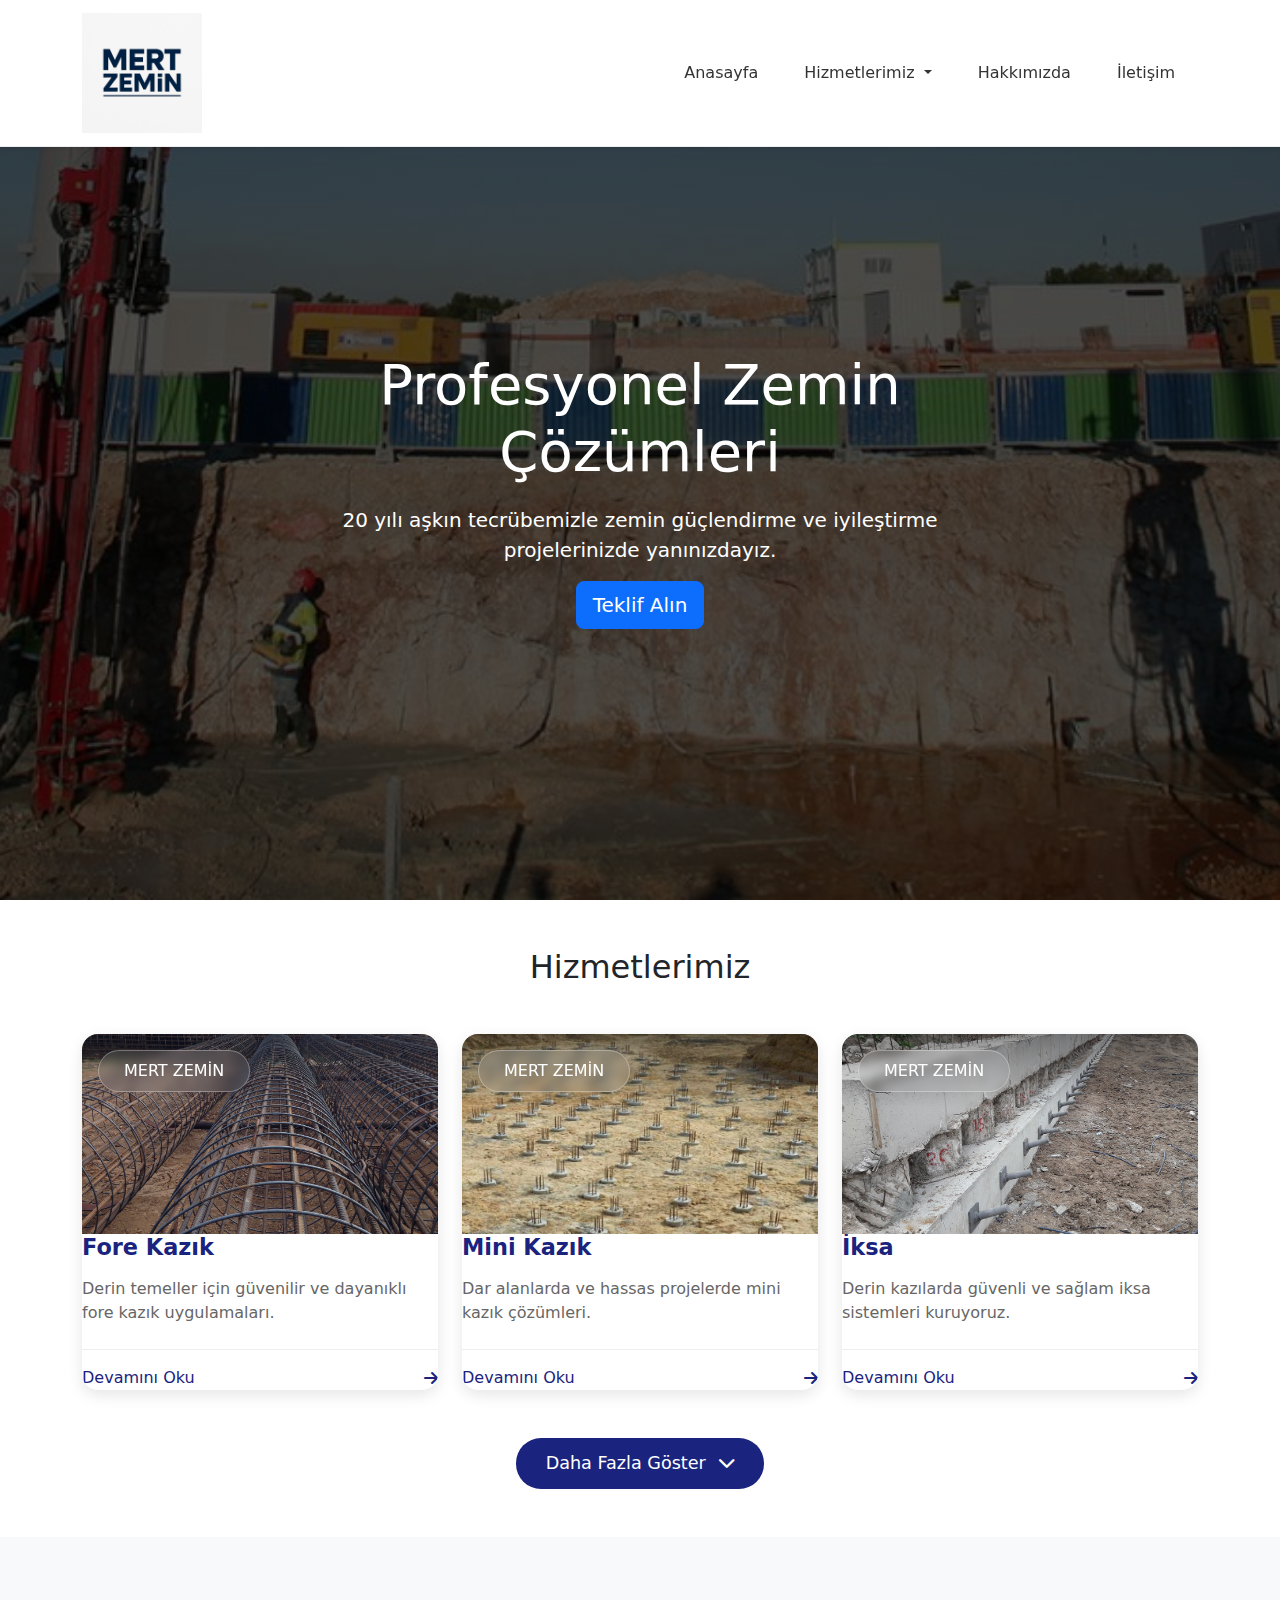
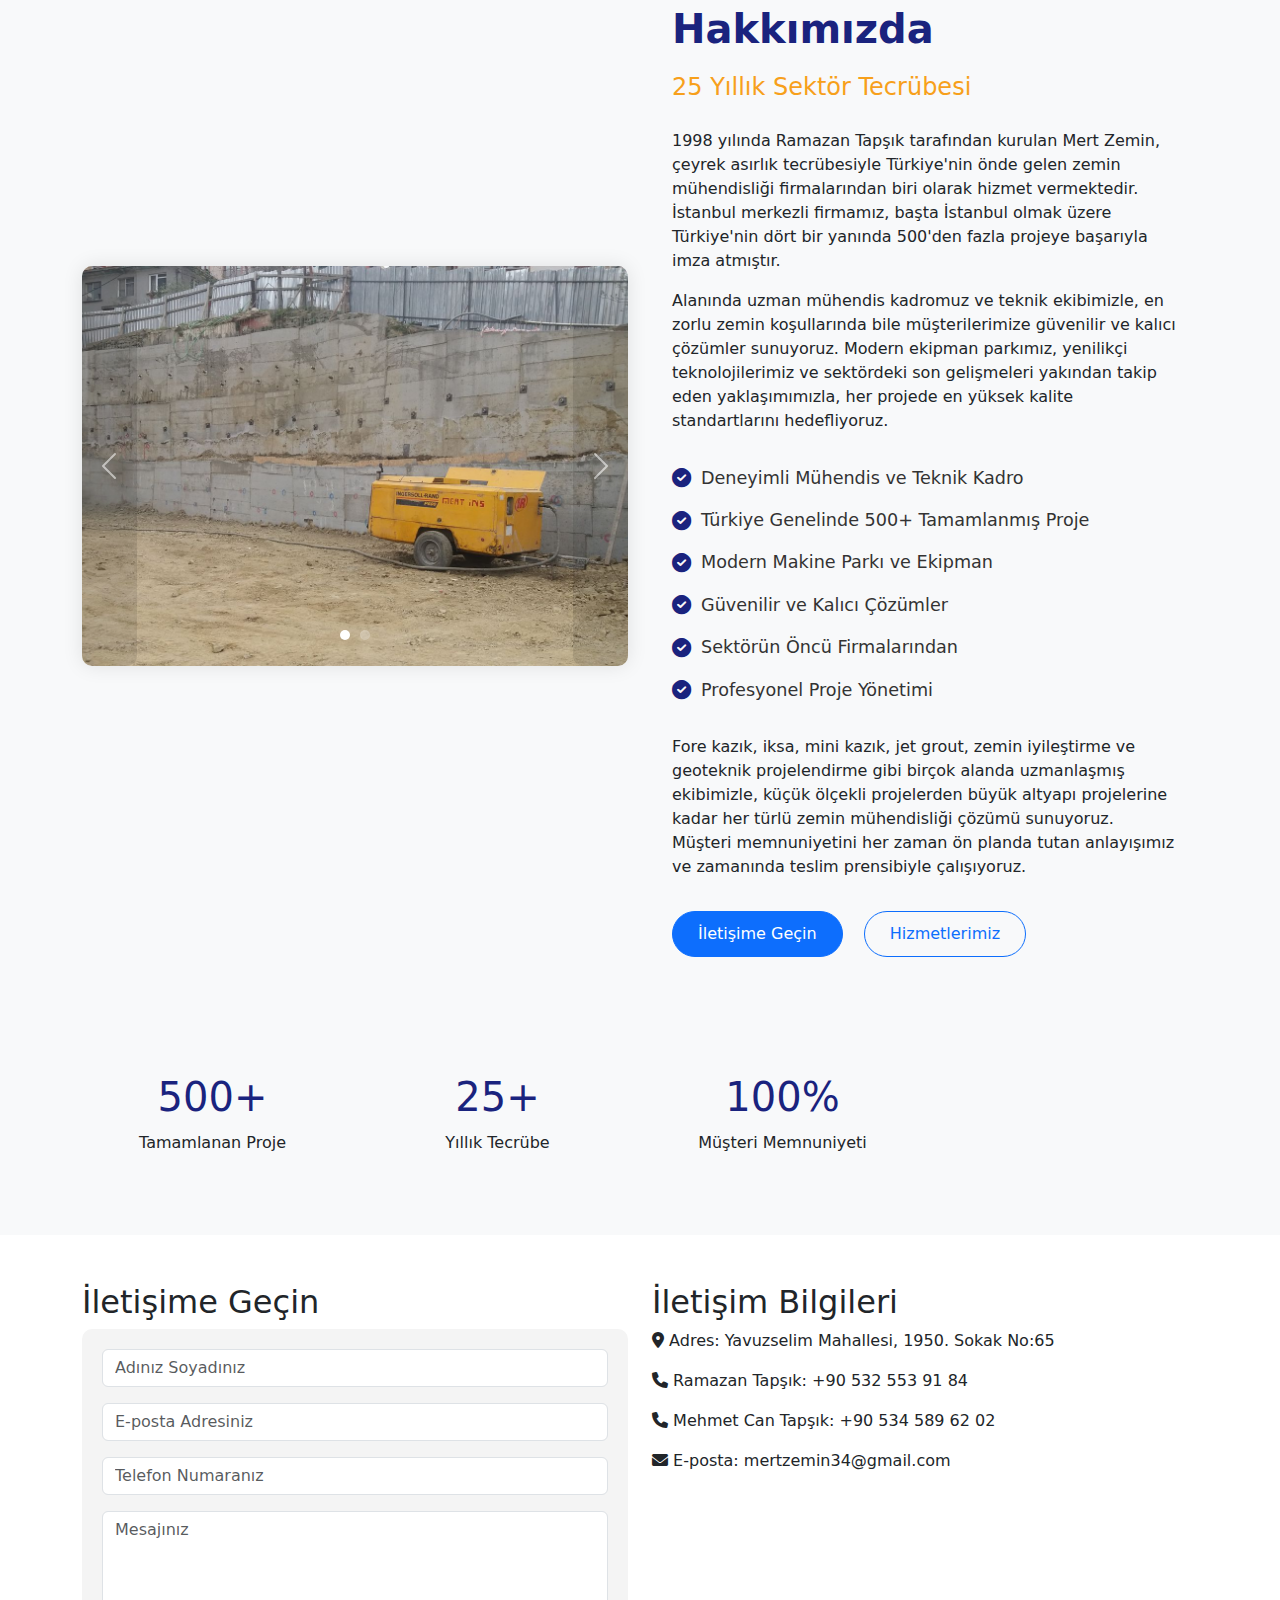
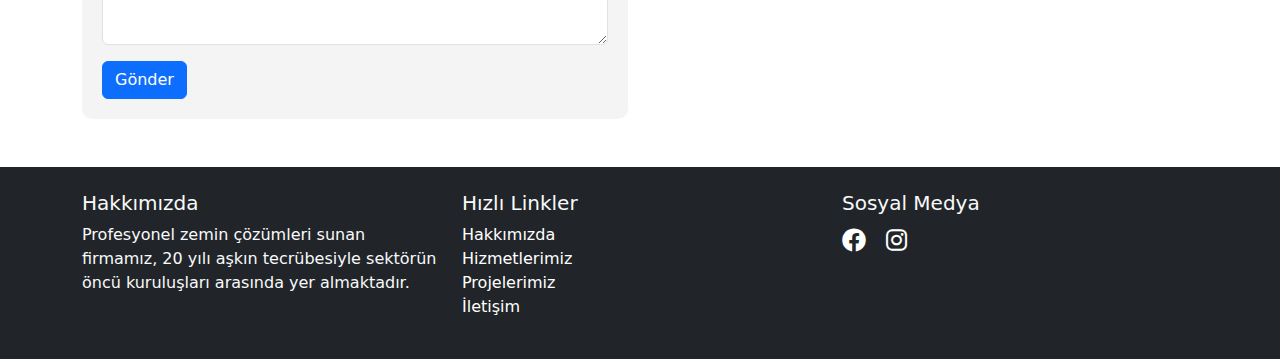
<file: index.html>
<!DOCTYPE html>
<html lang="tr">
<head>
    <meta charset="UTF-8">
    <meta name="viewport" content="width=device-width, initial-scale=1.0">
    <title>Şirket Adınız - Ana Sayfa</title>
    <link rel="stylesheet" href="css/style.css">
    <!-- Bootstrap CSS -->
    <link href="https://cdn.jsdelivr.net/npm/bootstrap@5.3.0/dist/css/bootstrap.min.css" rel="stylesheet">
    <!-- Font Awesome -->
    <link rel="stylesheet" href="https://cdnjs.cloudflare.com/ajax/libs/font-awesome/6.0.0/css/all.min.css">
</head>
<body>
    <!-- Üst Menü -->
    <header class="fixed-top">
        <nav class="navbar navbar-expand-lg navbar-light bg-white shadow-sm">
            <div class="container">
                <a class="navbar-brand" href="index.html">
                    <img src="images/logo.png" alt="Mert Zemin Logo">
                </a>
                <button class="navbar-toggler" type="button" data-bs-toggle="collapse" data-bs-target="#navbarNav">
                    <span class="navbar-toggler-icon"></span>
                </button>
                <div class="collapse navbar-collapse" id="navbarNav">
                    <ul class="navbar-nav ms-auto">
                        <li class="nav-item"><a class="nav-link" href="index.html">Anasayfa</a></li>
                        <li class="nav-item dropdown">
                            <a class="nav-link dropdown-toggle" href="#" id="navbarDropdown" role="button" data-bs-toggle="dropdown" aria-expanded="false">
                                Hizmetlerimiz
                            </a>
                            <ul class="dropdown-menu" aria-labelledby="navbarDropdown">
                                <li><a class="dropdown-item" href="fore-kazik.html">Fore Kazık</a></li>
                                <li><a class="dropdown-item" href="iksa.html">İksa Uygulamaları</a></li>
                                <li><a class="dropdown-item" href="mini-kazik.html">Mini Kazık</a></li>
                                <li><a class="dropdown-item" href="mikro-kazik.html">Mikro Kazık</a></li>
                                <li><a class="dropdown-item" href="zemin-iyilestirme.html">Zemin İyileştirme</a></li>
                                <li><a class="dropdown-item" href="geoteknik.html">Geoteknik Projelendirme</a></li>
                                <li><a class="dropdown-item" href="ankraj.html">Zemin Ankrajı</a></li>
                                <li><a class="dropdown-item" href="jet-grout.html">Jet Grout</a></li>
                                <li><a class="dropdown-item" href="zemin-civisi.html">Zemin Çivisi</a></li>
                                <li><a class="dropdown-item" href="puskurtme-beton.html">Püskürtme Beton</a></li>
                                <li><a class="dropdown-item" href="derin-karistirma.html">Derin Karıştırma</a></li>
                            </ul>
                        </li>
                        <li class="nav-item"><a class="nav-link" href="index.html#about">Hakkımızda</a></li>
                        <li class="nav-item"><a class="nav-link" href="contact.html">İletişim</a></li>
                    </ul>
                </div>
            </div>
        </nav>
    </header>

    <!-- Hero Section -->
    <section class="hero">
        <div class="hero-content">
            <h1>Profesyonel Zemin Çözümleri</h1>
            <p class="lead">20 yılı aşkın tecrübemizle zemin güçlendirme ve iyileştirme projelerinizde yanınızdayız.</p>
            <a href="contact.html" class="btn btn-primary btn-lg">Teklif Alın</a>
        </div>
    </section>

    <!-- Hizmetler -->
    <section class="services py-5" id="services">
        <div class="container">
            <h2 class="text-center mb-5">Hizmetlerimiz</h2>
            <div class="row" id="serviceCards">
                <!-- İlk 3 kart görünür olacak -->
                <div class="col-md-4 mb-4 service-item">
                    <a href="fore-kazik.html" class="card-link">
                        <div class="service-card">
                            <div class="card-img-wrapper">
                                <img src="images/fore1.jpg" alt="Fore Kazık" class="card-img">
                                <div class="card-overlay">
                                    <div class="service-tag">MERT ZEMİN</div>
                                </div>
                            </div>
                            <div class="card-body">
                                <h3>Fore Kazık</h3>
                                <p>Derin temeller için güvenilir ve dayanıklı fore kazık uygulamaları.</p>
                                <span class="service-link">Devamını Oku <i class="fas fa-arrow-right"></i></span>
                            </div>
                        </div>
                    </a>
                </div>
                <div class="col-md-4 mb-4 service-item">
                    <a href="mini-kazik.html" class="card-link">
                        <div class="service-card">
                            <div class="card-img-wrapper">
                                <img src="images/mini.jpg" alt="Mini Kazık" class="card-img">
                                <div class="card-overlay">
                                    <div class="service-tag">MERT ZEMİN</div>
                                </div>
                            </div>
                            <div class="card-body">
                                <h3>Mini Kazık</h3>
                                <p>Dar alanlarda ve hassas projelerde mini kazık çözümleri.</p>
                                <span class="service-link">Devamını Oku <i class="fas fa-arrow-right"></i></span>
                            </div>
                        </div>
                    </a>
                </div>
                <div class="col-md-4 mb-4 service-item">
                    <a href="iksa.html" class="card-link">
                        <div class="service-card">
                            <div class="card-img-wrapper">
                                <img src="images/Iksa1.jpg" alt="İksa" class="card-img">
                                <div class="card-overlay">
                                    <div class="service-tag">MERT ZEMİN</div>
                                </div>
                            </div>
                            <div class="card-body">
                                <h3>İksa</h3>
                                <p>Derin kazılarda güvenli ve sağlam iksa sistemleri kuruyoruz.</p>
                                <span class="service-link">Devamını Oku <i class="fas fa-arrow-right"></i></span>
                            </div>
                        </div>
                    </a>
                </div>
                <!-- Diğer kartlar başlangıçta gizli olacak -->
                <div class="col-md-4 mb-4 service-item hidden">
                    <a href="jet-grout.html" class="card-link">
                        <div class="service-card">
                            <div class="card-img-wrapper">
                                <img src="images/jet-grout.jpeg" alt="Jet Grout" class="card-img">
                                <div class="card-overlay">
                                    <div class="service-tag">MERT ZEMİN</div>
                                </div>
                            </div>
                            <div class="card-body">
                                <h3>Jet Grout</h3>
                                <p>Zemin güçlendirme ve iyileştirme için jet grout uygulamaları.</p>
                                <span class="service-link">Devamını Oku <i class="fas fa-arrow-right"></i></span>
                            </div>
                        </div>
                    </a>
                </div>
                <div class="col-md-4 mb-4 service-item hidden">
                    <a href="ankraj.html" class="card-link">
                        <div class="service-card">
                            <div class="card-img-wrapper">
                                <img src="images/ankraj1.jpg" alt="Zemin Ankrajı" class="card-img">
                                <div class="card-overlay">
                                    <div class="service-tag">MERT ZEMİN</div>
                                </div>
                            </div>
                            <div class="card-body">
                                <h3>Zemin Ankrajı</h3>
                                <p>İstinat duvarları ve derin kazılarda güvenli ankraj sistemleri.</p>
                                <span class="service-link">Devamını Oku <i class="fas fa-arrow-right"></i></span>
                            </div>
                        </div>
                    </a>
                </div>
                <div class="col-md-4 mb-4 service-item hidden">
                    <a href="zemin-iyilestirme.html" class="card-link">
                        <div class="service-card">
                            <div class="card-img-wrapper">
                                <img src="images/zemin1.jpg" alt="Zemin İyileştirme" class="card-img">
                                <div class="card-overlay">
                                    <div class="service-tag">MERT ZEMİN</div>
                                </div>
                            </div>
                            <div class="card-body">
                                <h3>Zemin İyileştirme</h3>
                                <p>Modern tekniklerle zemin iyileştirme ve güçlendirme hizmetleri.</p>
                                <span class="service-link">Devamını Oku <i class="fas fa-arrow-right"></i></span>
                            </div>
                        </div>
                    </a>
                </div>
                <div class="col-md-4 mb-4 service-item hidden">
                    <a href="mikro-kazik.html" class="card-link">
                        <div class="service-card">
                            <div class="card-img-wrapper">
                                <img src="images/mikro.jpg" alt="Mikro Kazık" class="card-img">
                                <div class="card-overlay">
                                    <div class="service-tag">MERT ZEMİN</div>
                                </div>
                            </div>
                            <div class="card-body">
                                <h3>Mikro Kazık</h3>
                                <p>Hassas projelerde mikro kazık uygulamaları ve çözümleri.</p>
                                <span class="service-link">Devamını Oku <i class="fas fa-arrow-right"></i></span>
                            </div>
                        </div>
                    </a>
                </div>
                <div class="col-md-4 mb-4 service-item hidden">
                    <a href="puskurtme-beton.html" class="card-link">
                        <div class="service-card">
                            <div class="card-img-wrapper">
                                <img src="images/püskürtme1.jpg" alt="Püskürtme Beton" class="card-img">
                                <div class="card-overlay">
                                    <div class="service-tag">MERT ZEMİN</div>
                                </div>
                            </div>
                            <div class="card-body">
                                <h3>Püskürtme Beton</h3>
                                <p>Yüzey güçlendirme için püskürtme beton uygulamaları.</p>
                                <span class="service-link">Devamını Oku <i class="fas fa-arrow-right"></i></span>
                            </div>
                        </div>
                    </a>
                </div>
                <div class="col-md-4 mb-4 service-item hidden">
                    <a href="zemin-civisi.html" class="card-link">
                        <div class="service-card">
                            <div class="card-img-wrapper">
                                <img src="images/civi1.jpg" alt="Zemin Çivisi" class="card-img">
                                <div class="card-overlay">
                                    <div class="service-tag">MERT ZEMİN</div>
                                </div>
                            </div>
                            <div class="card-body">
                                <h3>Zemin Çivisi</h3>
                                <p>Şev stabilizasyonu için zemin çivisi uygulamaları.</p>
                                <span class="service-link">Devamını Oku <i class="fas fa-arrow-right"></i></span>
                            </div>
                        </div>
                    </a>
                </div>
                <div class="col-md-4 mb-4 service-item hidden">
                    <a href="derin-karistirma.html" class="card-link">
                        <div class="service-card">
                            <div class="card-img-wrapper">
                                <img src="images/derin.jpg" alt="Derin Karıştırma" class="card-img">
                                <div class="card-overlay">
                                    <div class="service-tag">MERT ZEMİN</div>
                                </div>
                            </div>
                            <div class="card-body">
                                <h3>Derin Karıştırma</h3>
                                <p>Zemin iyileştirme için derin karıştırma teknolojisi.</p>
                                <span class="service-link">Devamını Oku <i class="fas fa-arrow-right"></i></span>
                            </div>
                        </div>
                    </a>
                </div>
                <div class="col-md-4 mb-4 service-item hidden">
                    <a href="geoteknik.html" class="card-link">
                        <div class="service-card">
                            <div class="card-img-wrapper">
                                <img src="images/geo.jpg" alt="Geoteknik Projelendirme" class="card-img">
                                <div class="card-overlay">
                                    <div class="service-tag">MERT ZEMİN</div>
                                </div>
                            </div>
                            <div class="card-body">
                                <h3>Geoteknik Projelendirme</h3>
                                <p>Uzman ekibimizle geoteknik proje ve danışmanlık hizmetleri.</p>
                                <span class="service-link">Devamını Oku <i class="fas fa-arrow-right"></i></span>
                            </div>
                        </div>
                    </a>
                </div>
            </div>
            <div class="text-center mt-4">
                <button id="loadMore" class="btn btn-primary">
                    Daha Fazla Göster <i class="fas fa-chevron-down"></i>
                </button>
            </div>
        </div>
    </section>

    <!-- Hakkımızda -->
    <section class="about py-5" id="about">
        <div class="container">
            <div class="row align-items-center">
                <div class="col-lg-6">
                    <div class="about-img">
                        <div id="aboutSlider" class="carousel slide" data-bs-ride="carousel" data-bs-interval="3000">
                            <div class="carousel-inner">
                                <div class="carousel-item active">
                                    <img src="images/mert1.jpg" alt="Mert Zemin Hakkında 1" class="img-fluid rounded shadow">
                                </div>
                                <div class="carousel-item">
                                    <img src="images/mert2.jpg" alt="Mert Zemin Hakkında 2" class="img-fluid rounded shadow">
                                </div>
                                
                            </div>
                            <div class="carousel-indicators">
                                <button type="button" data-bs-target="#aboutSlider" data-bs-slide-to="0" class="active"></button>
                                <button type="button" data-bs-target="#aboutSlider" data-bs-slide-to="1"></button>
                               
                            </div>
                            <button class="carousel-control-prev" type="button" data-bs-target="#aboutSlider" data-bs-slide="prev">
                                <span class="carousel-control-prev-icon" aria-hidden="true"></span>
                                <span class="visually-hidden">Önceki</span>
                            </button>
                            <button class="carousel-control-next" type="button" data-bs-target="#aboutSlider" data-bs-slide="next">
                                <span class="carousel-control-next-icon" aria-hidden="true"></span>
                                <span class="visually-hidden">Sonraki</span>
                            </button>
                        </div>
                    </div>
                </div>
                <div class="col-lg-6">
                    <div class="about-content">
                        <h2 class="section-title">Hakkımızda</h2>
                        <p class="lead">25 Yıllık Sektör Tecrübesi</p>
                        <p>1998 yılında Ramazan Tapşık tarafından kurulan Mert Zemin, çeyrek asırlık tecrübesiyle Türkiye'nin önde gelen zemin mühendisliği firmalarından biri olarak hizmet vermektedir. İstanbul merkezli firmamız, başta İstanbul olmak üzere Türkiye'nin dört bir yanında 500'den fazla projeye başarıyla imza atmıştır.</p>
                        
                        <p>Alanında uzman mühendis kadromuz ve teknik ekibimizle, en zorlu zemin koşullarında bile müşterilerimize güvenilir ve kalıcı çözümler sunuyoruz. Modern ekipman parkımız, yenilikçi teknolojilerimiz ve sektördeki son gelişmeleri yakından takip eden yaklaşımımızla, her projede en yüksek kalite standartlarını hedefliyoruz.</p>
                        
                        <div class="about-features">
                            <div class="feature">
                                <i class="fas fa-check-circle"></i>
                                <span>Deneyimli Mühendis ve Teknik Kadro</span>
                            </div>
                            <div class="feature">
                                <i class="fas fa-check-circle"></i>
                                <span>Türkiye Genelinde 500+ Tamamlanmış Proje</span>
                            </div>
                            <div class="feature">
                                <i class="fas fa-check-circle"></i>
                                <span>Modern Makine Parkı ve Ekipman</span>
                            </div>
                            <div class="feature">
                                <i class="fas fa-check-circle"></i>
                                <span>Güvenilir ve Kalıcı Çözümler</span>
                            </div>
                            <div class="feature">
                                <i class="fas fa-check-circle"></i>
                                <span>Sektörün Öncü Firmalarından</span>
                            </div>
                            <div class="feature">
                                <i class="fas fa-check-circle"></i>
                                <span>Profesyonel Proje Yönetimi</span>
                            </div>
                        </div>
                        
                        <p class="mt-4">Fore kazık, iksa, mini kazık, jet grout, zemin iyileştirme ve geoteknik projelendirme gibi birçok alanda uzmanlaşmış ekibimizle, küçük ölçekli projelerden büyük altyapı projelerine kadar her türlü zemin mühendisliği çözümü sunuyoruz. Müşteri memnuniyetini her zaman ön planda tutan anlayışımız ve zamanında teslim prensibiyle çalışıyoruz.</p>
                        
                        <div class="about-cta">
                            <a href="contact.html" class="btn btn-primary">İletişime Geçin</a>
                            <a href="#services" class="btn btn-outline-primary">Hizmetlerimiz</a>
                        </div>
                    </div>
                </div>
            </div>
        </div>
    </section>

    <!-- İstatistikler -->
    <section class="stats bg-light py-5">
        <div class="container">
            <div class="row text-center">
                <div class="col-md-3 mb-3">
                    <div class="stat-item">
                        <h3>500+</h3>
                        <p>Tamamlanan Proje</p>
                    </div>
                </div>
                <div class="col-md-3 mb-3">
                    <div class="stat-item">
                        <h3>25+</h3>
                        <p>Yıllık Tecrübe</p>
                    </div>
                </div>
                
                
                <div class="col-md-3 mb-3">
                    <div class="stat-item">
                        <h3>100%</h3>
                        <p>Müşteri Memnuniyeti</p>
                    </div>
                </div>
            </div>
        </div>
    </section>

    <!-- İletişim -->
    <section class="contact py-5">
        <div class="container">
            <div class="row">
                <div class="col-md-6">
                    <h2>İletişime Geçin</h2>
                    <form action="https://formspree.io/f/xaneawdg" method="POST">
                        <div class="mb-3">
                            <input type="text" class="form-control" name="name" placeholder="Adınız Soyadınız" required>
                        </div>
                        <div class="mb-3">
                            <input type="email" class="form-control" name="email" placeholder="E-posta Adresiniz" required>
                        </div>
                        <div class="mb-3">
                            <input type="tel" class="form-control" name="phone" placeholder="Telefon Numaranız" required>
                        </div>
                        <div class="mb-3">
                            <textarea class="form-control" name="message" rows="5" placeholder="Mesajınız" required></textarea>
                        </div>
                        <button type="submit" class="btn btn-primary">Gönder</button>
                    </form>
                </div>
                <div class="col-md-6">
                    <h2>İletişim Bilgileri</h2>
                    <p><i class="fas fa-map-marker-alt"></i> Adres: Yavuzselim Mahallesi, 1950. Sokak No:65</p>
                    <p><i class="fas fa-phone"></i> Ramazan Tapşık: +90 532 553 91 84</p>
                    <p><i class="fas fa-phone"></i> Mehmet Can Tapşık: +90 534 589 62 02</p>
                    <p><i class="fas fa-envelope"></i> E-posta: mertzemin34@gmail.com</p>
                </div>
            </div>
        </div>
    </section>

    <!-- Footer -->
    <footer class="bg-dark text-light py-4">
        <div class="container">
            <div class="row">
                <div class="col-md-4">
                    <h5>Hakkımızda</h5>
                    <p>Profesyonel zemin çözümleri sunan firmamız, 20 yılı aşkın tecrübesiyle sektörün öncü kuruluşları arasında yer almaktadır.</p>
                </div>
                <div class="col-md-4">
                    <h5>Hızlı Linkler</h5>
                    <ul class="list-unstyled">
                        <li><a href="index.html#about">Hakkımızda</a></li>
                        <li><a href="services.html">Hizmetlerimiz</a></li>
                        <li><a href="projects.html">Projelerimiz</a></li>
                        <li><a href="contact.html">İletişim</a></li>
                    </ul>
                </div>
                <div class="col-md-4">
                    <h5>Sosyal Medya</h5>
                    <div class="social-links">
                        <a href="https://www.facebook.com/mertinsaatzemin"><i class="fab fa-facebook"></i></a>
                        
                       
                        <a href="#"><i class="fab fa-instagram"></i></a>
                    </div>
                </div>
            </div>
        </div>
    </footer>

    <!-- Scroll Effect Script -->
    <script>
        window.addEventListener('scroll', function() {
            const navbar = document.querySelector('.navbar');
            if (window.scrollY > 50) {
                navbar.classList.add('scrolled');
            } else {
                navbar.classList.remove('scrolled');
            }
        });
    </script>

    <!-- Bootstrap JS -->
    <script src="https://cdn.jsdelivr.net/npm/bootstrap@5.3.0/dist/js/bootstrap.bundle.min.js"></script>
    <script>
        document.addEventListener('DOMContentLoaded', function() {
            const loadMore = document.getElementById('loadMore');
            const serviceItems = document.querySelectorAll('.service-item');
            let isExpanded = false;

            // İlk 3 kartı göster, diğerlerini gizle
            serviceItems.forEach((item, index) => {
                if (index > 2) {
                    item.classList.add('hidden');
                }
            });

            loadMore.addEventListener('click', function() {
                if (!isExpanded) {
                    // Tüm kartları göster
                    serviceItems.forEach(item => {
                        item.classList.remove('hidden');
                    });
                    loadMore.innerHTML = 'Daha Az Göster <i class="fas fa-chevron-up"></i>';
                    loadMore.classList.add('active');
                } else {
                    // Sadece ilk 3 kartı göster
                    serviceItems.forEach((item, index) => {
                        if (index > 2) {
                            item.classList.add('hidden');
                        }
                    });
                    loadMore.innerHTML = 'Daha Fazla Göster <i class="fas fa-chevron-down"></i>';
                    loadMore.classList.remove('active');
                }
                isExpanded = !isExpanded;
            });
        });
    </script>
</body>
</html>
</file>
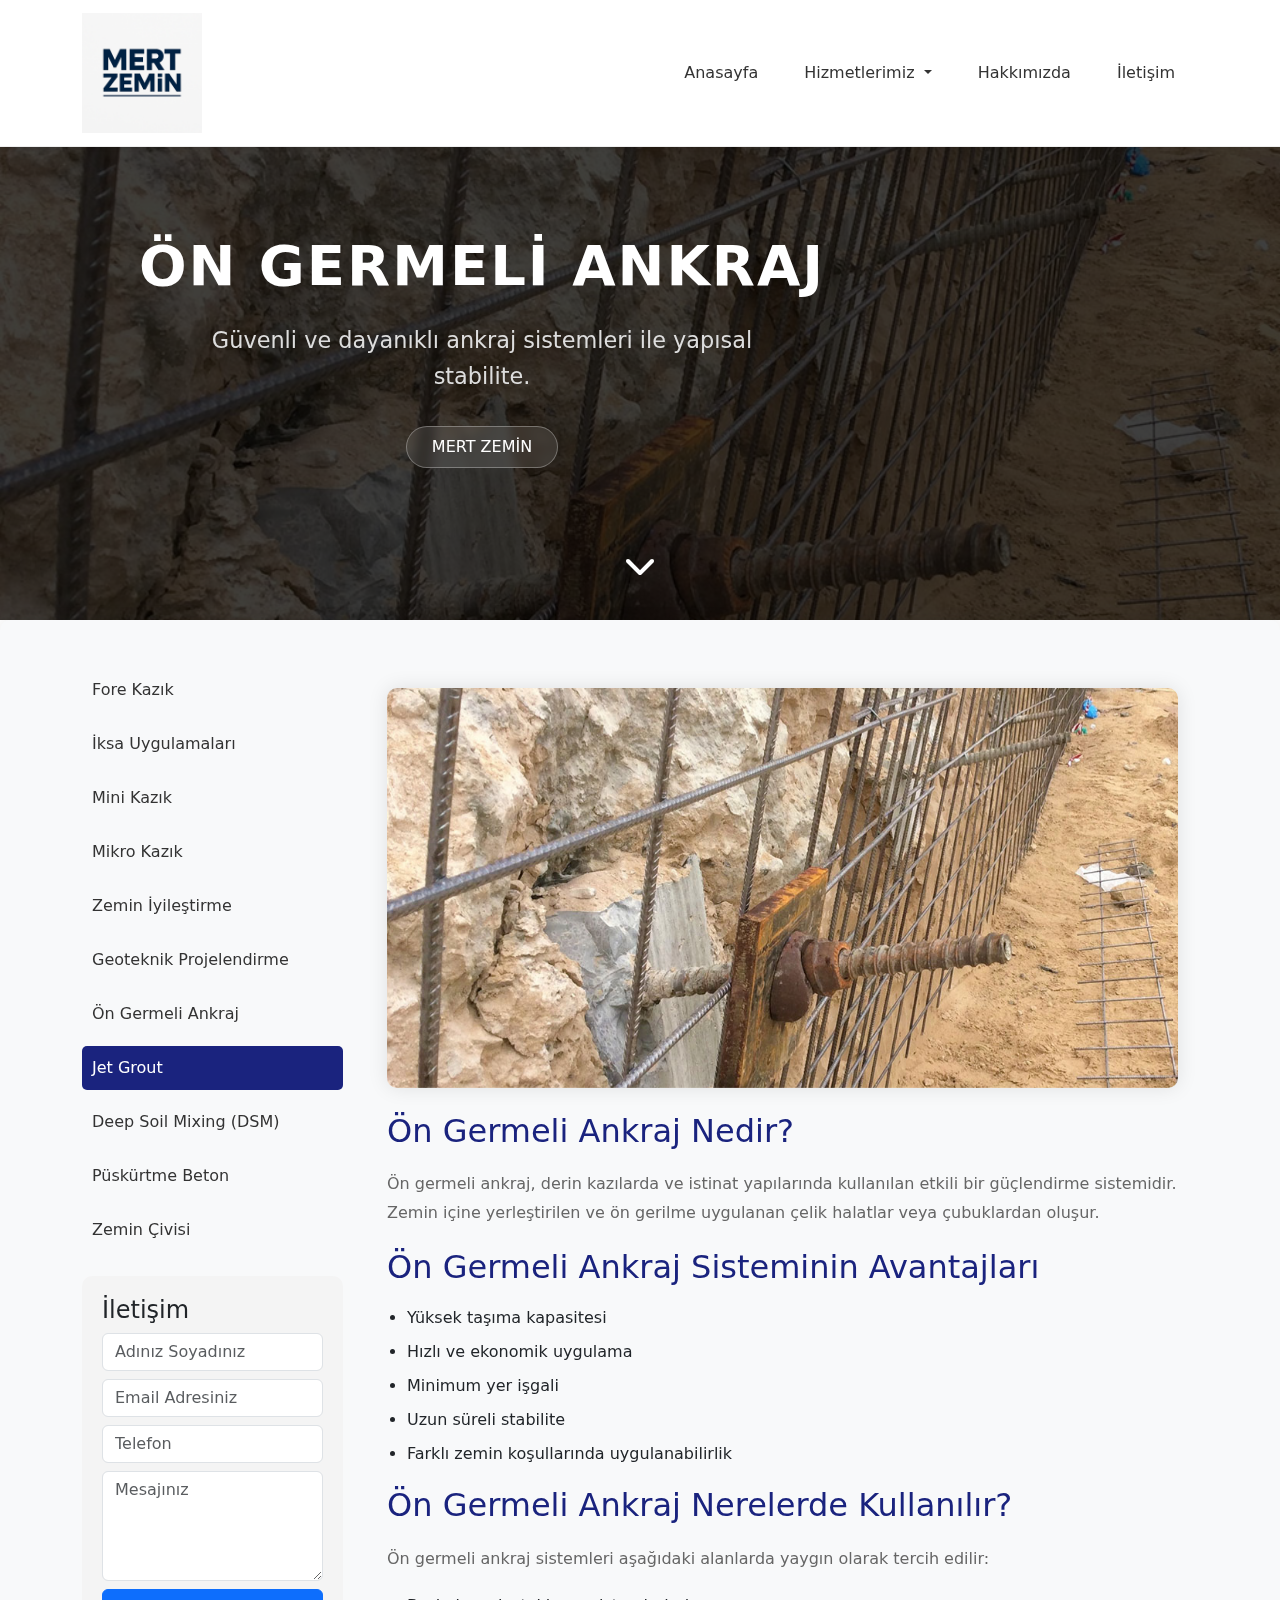
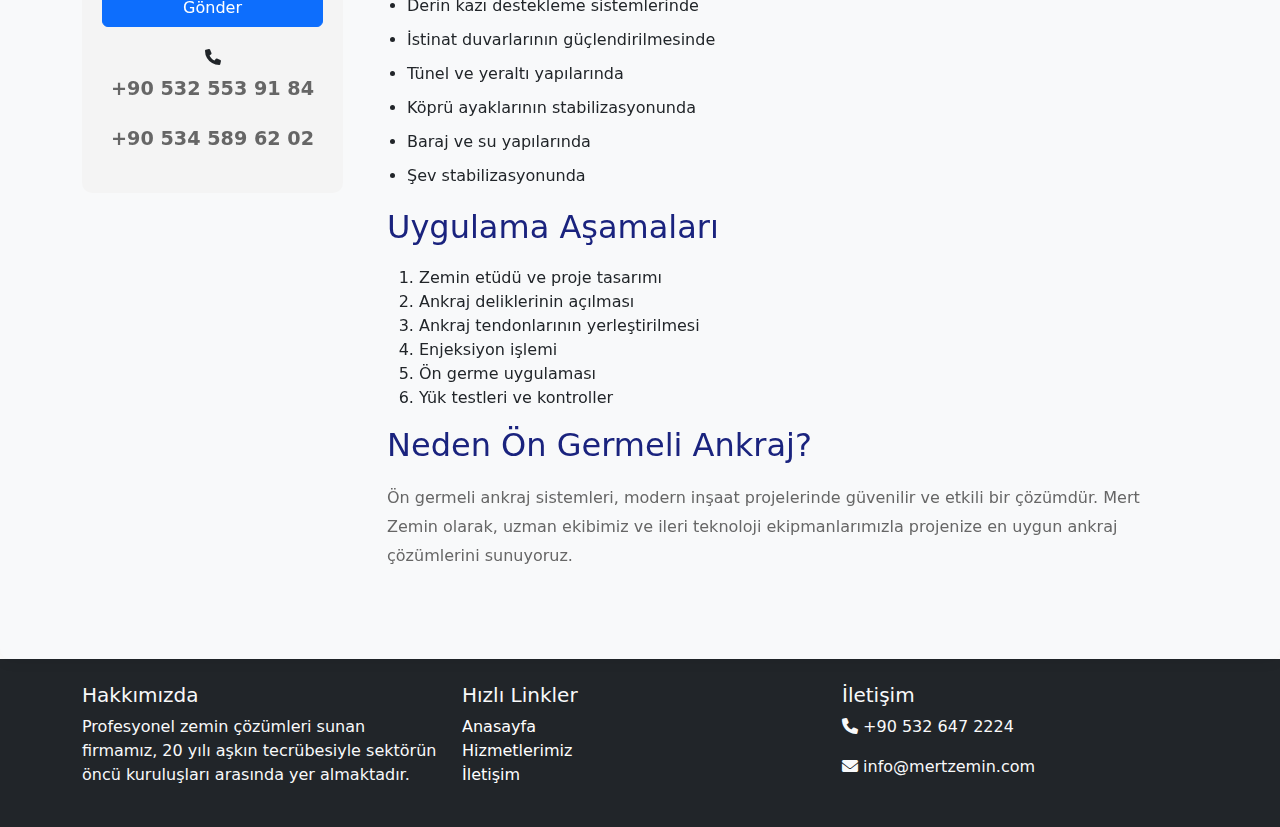
<file: ankraj.html>
<!DOCTYPE html>
<html lang="tr">
<head>
    <meta charset="UTF-8">
    <meta name="viewport" content="width=device-width, initial-scale=1.0">
    <title>Ön Germeli Ankraj - Mert Zemin</title>
    <link rel="stylesheet" href="css/style.css">
    <!-- Bootstrap CSS -->
    <link href="https://cdn.jsdelivr.net/npm/bootstrap@5.3.0/dist/css/bootstrap.min.css" rel="stylesheet">
    <!-- Font Awesome -->
    <link rel="stylesheet" href="https://cdnjs.cloudflare.com/ajax/libs/font-awesome/6.0.0/css/all.min.css">
</head>
<body>
    <!-- Üst Menü -->
    <header class="fixed-top">
        <nav class="navbar navbar-expand-lg navbar-light bg-white shadow-sm">
            <div class="container">
                <a class="navbar-brand" href="index.html">
                    <img src="images/logo.png" alt="Mert Zemin Logo">
                </a>
                <button class="navbar-toggler" type="button" data-bs-toggle="collapse" data-bs-target="#navbarNav">
                    <span class="navbar-toggler-icon"></span>
                </button>
                <div class="collapse navbar-collapse" id="navbarNav">
                    <ul class="navbar-nav ms-auto">
                        <li class="nav-item"><a class="nav-link" href="index.html">Anasayfa</a></li>
                        <li class="nav-item dropdown">
                            <a class="nav-link dropdown-toggle" href="index.html#services" id="navbarDropdown" role="button" data-bs-toggle="dropdown" aria-expanded="false">
                                Hizmetlerimiz
                            </a>
                            <ul class="dropdown-menu" aria-labelledby="navbarDropdown">
                                <li><a class="dropdown-item" href="fore-kazik.html">Fore Kazık</a></li>
                                <li><a class="dropdown-item" href="iksa.html">İksa Uygulamaları</a></li>
                                <li><a class="dropdown-item" href="mini-kazik.html">Mini Kazık</a></li>
                                <li><a class="dropdown-item" href="mikro-kazik.html">Mikro Kazık</a></li>
                                <li><a class="dropdown-item" href="zemin-iyilestirme.html">Zemin İyileştirme</a></li>
                                <li><a class="dropdown-item" href="geoteknik.html">Geoteknik Projelendirme</a></li>
                                <li><a class="dropdown-item" href="ankraj.html">Zemin Ankrajı</a></li>
                                <li><a class="dropdown-item" href="jet-grout.html">Jet Grout</a></li>
                                <li><a class="dropdown-item" href="zemin-civisi.html">Zemin Çivisi</a></li>
                                <li><a class="dropdown-item" href="puskurtme-beton.html">Püskürtme Beton</a></li>
                                <li><a class="dropdown-item" href="derin-karistirma.html">Derin Karıştırma</a></li>
                            </ul>
                        </li>
                        <li class="nav-item"><a class="nav-link" href="index.html#about">Hakkımızda</a></li>
                        <li class="nav-item"><a class="nav-link" href="contact.html">İletişim</a></li>
                    </ul>
                </div>
            </div>
        </nav>
    </header>

    <!-- Hero Section -->
    <section class="service-hero ankraj-hero">
        <div class="hero-overlay"></div>
        <div class="container">
            <div class="hero-content">
                <h1>Ön Germeli Ankraj</h1>
                <p class="hero-description">Güvenli ve dayanıklı ankraj sistemleri ile yapısal stabilite.</p>
                <div class="service-tag">MERT ZEMİN</div>
            </div>
        </div>
        <div class="scroll-down">
            <i class="fas fa-chevron-down"></i>
        </div>
    </section>

    <!-- Hizmet İçeriği -->
    <section class="service-content py-5">
        <div class="container">
            <div class="row">
                <!-- Sol Menü -->
                <div class="col-lg-3">
                    <div class="service-menu">
                        <ul class="list-unstyled">
                            <li><a href="fore-kazik.html">Fore Kazık</a></li>
                            <li><a href="iksa.html">İksa Uygulamaları</a></li>
                            <li><a href="mini-kazik.html">Mini Kazık</a></li>
                            <li><a href="mikro-kazik.html">Mikro Kazık</a></li>
                            <li><a href="zemin-iyilestirme.html">Zemin İyileştirme</a></li>
                            <li><a href="geoteknik.html">Geoteknik Projelendirme</a></li>
                            <li><a href="ankraj.html">Ön Germeli Ankraj</a></li>
                            <li><a href="jet-grout.html" class="active">Jet Grout</a></li>
                            <li><a href="derin-karistirma.html">Deep Soil Mixing (DSM)</a></li>
                            <li><a href="puskurtme-beton.html">Püskürtme Beton</a></li>
                            <li><a href="zemin-civisi.html">Zemin Çivisi</a></li>
                        </ul>
                    </div>

                    <!-- İletişim Formu -->
                    <div class="contact-form mt-4">
                        <h4>İletişim</h4>
                        <form>
                            <input type="text" class="form-control mb-2" placeholder="Adınız Soyadınız">
                            <input type="email" class="form-control mb-2" placeholder="Email Adresiniz">
                            <input type="tel" class="form-control mb-2" placeholder="Telefon">
                            <textarea class="form-control mb-2" rows="4" placeholder="Mesajınız"></textarea>
                            <button type="submit" class="btn btn-primary w-100">Gönder</button>
                        </form>
                        <div class="phone mt-3">
                            <i class="fas fa-phone"></i>
                            <a href="tel:532 553 91 84"><a><p> +90 532 553 91 84</p>
                                <p> +90 534 589 62 02</p></a>
                        </div>
                    </div>
                </div>

                <!-- Sağ İçerik -->
                <div class="col-lg-9">
                    <div class="service-detail">
                        <!-- Resim Slider -->
                        <div id="ankrajSlider" class="carousel slide mb-4" data-bs-ride="carousel" data-bs-interval="3000">
                            <div class="carousel-inner">
                                <div class="carousel-item active">
                                    <img src="images/ankraj1.jpg" class="d-block w-100" alt="Ankraj Uygulaması 1">
                                </div>
                                <div class="carousel-item">
                                    <img src="images/ankraj2.jpg" class="d-block w-100" alt="Ankraj Uygulaması 2">
                                </div>
                            </div>
                        </div>

                        <h2>Ön Germeli Ankraj Nedir?</h2>
                        <p>Ön germeli ankraj, derin kazılarda ve istinat yapılarında kullanılan etkili bir güçlendirme sistemidir. Zemin içine yerleştirilen ve ön gerilme uygulanan çelik halatlar veya çubuklardan oluşur.</p>

                        <h2>Ön Germeli Ankraj Sisteminin Avantajları</h2>
                        <ul>
                            <li>Yüksek taşıma kapasitesi</li>
                            <li>Hızlı ve ekonomik uygulama</li>
                            <li>Minimum yer işgali</li>
                            <li>Uzun süreli stabilite</li>
                            <li>Farklı zemin koşullarında uygulanabilirlik</li>
                        </ul>

                        <h2>Ön Germeli Ankraj Nerelerde Kullanılır?</h2>
                        <p>Ön germeli ankraj sistemleri aşağıdaki alanlarda yaygın olarak tercih edilir:</p>
                        <ul>
                            <li>Derin kazı destekleme sistemlerinde</li>
                            <li>İstinat duvarlarının güçlendirilmesinde</li>
                            <li>Tünel ve yeraltı yapılarında</li>
                            <li>Köprü ayaklarının stabilizasyonunda</li>
                            <li>Baraj ve su yapılarında</li>
                            <li>Şev stabilizasyonunda</li>
                        </ul>

                        <h2>Uygulama Aşamaları</h2>
                        <ol>
                            <li>Zemin etüdü ve proje tasarımı</li>
                            <li>Ankraj deliklerinin açılması</li>
                            <li>Ankraj tendonlarının yerleştirilmesi</li>
                            <li>Enjeksiyon işlemi</li>
                            <li>Ön germe uygulaması</li>
                            <li>Yük testleri ve kontroller</li>
                        </ol>

                        <h2>Neden Ön Germeli Ankraj?</h2>
                        <p>Ön germeli ankraj sistemleri, modern inşaat projelerinde güvenilir ve etkili bir çözümdür. Mert Zemin olarak, uzman ekibimiz ve ileri teknoloji ekipmanlarımızla projenize en uygun ankraj çözümlerini sunuyoruz.</p>
                    </div>
                </div>
            </div>
        </div>
    </section>

    <!-- Footer -->
    <footer class="bg-dark text-light py-4">
        <div class="container">
            <div class="row">
                <div class="col-md-4">
                    <h5>Hakkımızda</h5>
                    <p>Profesyonel zemin çözümleri sunan firmamız, 20 yılı aşkın tecrübesiyle sektörün öncü kuruluşları arasında yer almaktadır.</p>
                </div>
                <div class="col-md-4">
                    <h5>Hızlı Linkler</h5>
                    <ul class="list-unstyled">
                        <li><a href="index.html">Anasayfa</a></li>
                        <li><a href="services.html">Hizmetlerimiz</a></li>
                        <li><a href="fore-kazik.html">İletişim</a></li>
                    </ul>
                </div>
                <div class="col-md-4">
                    <h5>İletişim</h5>
                    <p><i class="fas fa-phone"></i> +90 532 647 2224</p>
                    <p><i class="fas fa-envelope"></i> info@mertzemin.com</p>
                </div>
            </div>
        </div>
    </footer>

    <!-- Bootstrap JS -->
    <script src="https://cdn.jsdelivr.net/npm/bootstrap@5.3.0/dist/js/bootstrap.bundle.min.js"></script>
</body>
</html>
</file>
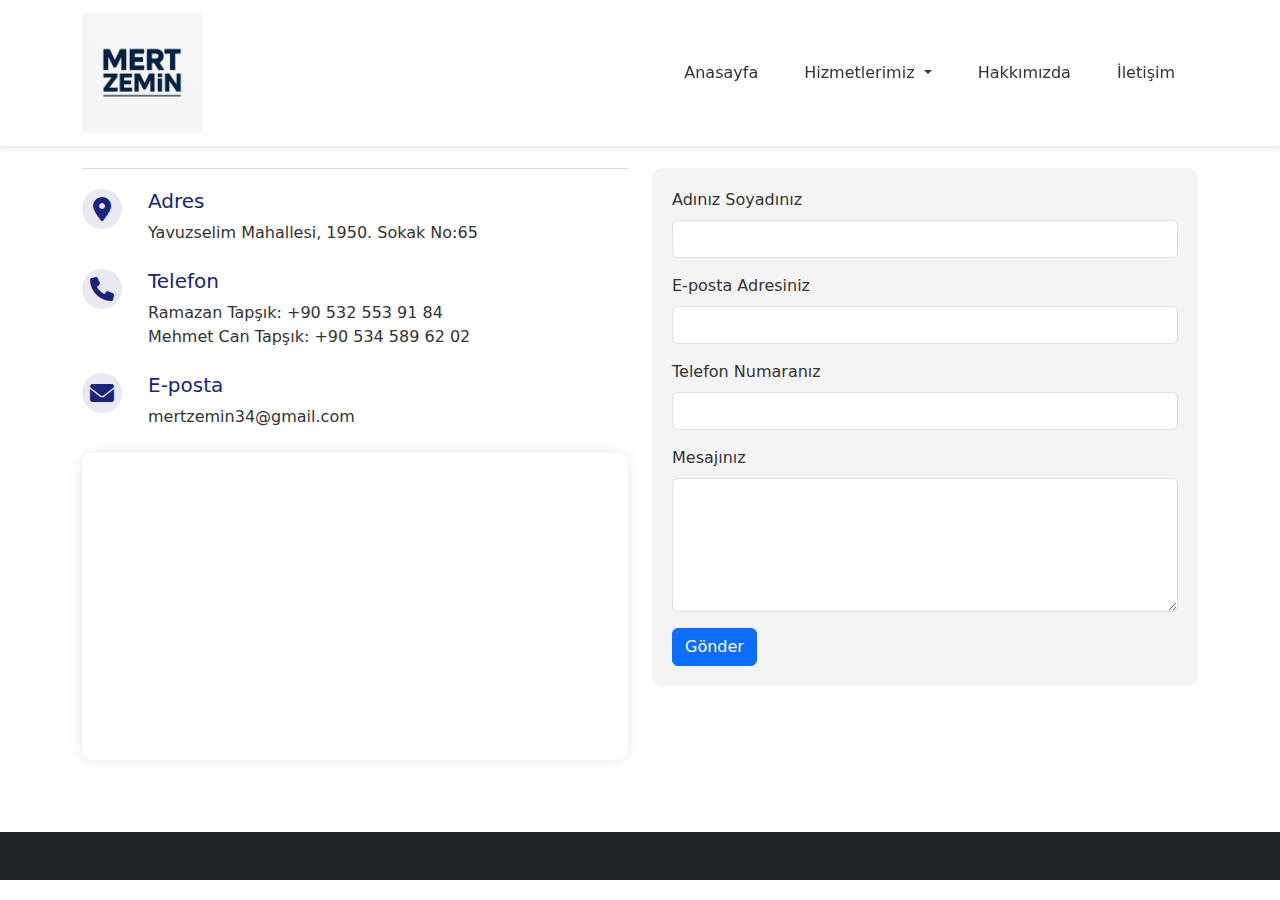
<file: contact.html>
<!DOCTYPE html>
<html lang="tr">
<head>
    <meta charset="UTF-8">
    <meta name="viewport" content="width=device-width, initial-scale=1.0">
    <title>İletişim - Mert Zemin</title>
    <link rel="stylesheet" href="css/style.css">
    <!-- Bootstrap CSS -->
    <link href="https://cdn.jsdelivr.net/npm/bootstrap@5.3.0/dist/css/bootstrap.min.css" rel="stylesheet">
    <!-- Font Awesome -->
    <link rel="stylesheet" href="https://cdnjs.cloudflare.com/ajax/libs/font-awesome/6.0.0/css/all.min.css">
</head>
<body>
    <!-- Üst Menü -->
    <header class="fixed-top">
        <nav class="navbar navbar-expand-lg navbar-light bg-white shadow-sm">
            <div class="container">
                <a class="navbar-brand" href="index.html">
                    <img src="images/logo.png" alt="Mert Zemin Logo">
                </a>
                <button class="navbar-toggler" type="button" data-bs-toggle="collapse" data-bs-target="#navbarNav">
                    <span class="navbar-toggler-icon"></span>
                </button>
                <div class="collapse navbar-collapse" id="navbarNav">
                    <ul class="navbar-nav ms-auto">
                        <li class="nav-item"><a class="nav-link" href="index.html">Anasayfa</a></li>
                        <li class="nav-item dropdown">
                            <a class="nav-link dropdown-toggle" href="#" id="navbarDropdown" role="button" data-bs-toggle="dropdown" aria-expanded="false">
                                Hizmetlerimiz
                            </a>
                            <ul class="dropdown-menu" aria-labelledby="navbarDropdown">
                                <li><a class="dropdown-item" href="fore-kazik.html">Fore Kazık</a></li>
                                <li><a class="dropdown-item" href="iksa.html">İksa Uygulamaları</a></li>
                                <li><a class="dropdown-item" href="mini-kazik.html">Mini Kazık</a></li>
                                <li><a class="dropdown-item" href="mikro-kazik.html">Mikro Kazık</a></li>
                                <li><a class="dropdown-item" href="zemin-iyilestirme.html">Zemin İyileştirme</a></li>
                                <li><a class="dropdown-item" href="geoteknik.html">Geoteknik Projelendirme</a></li>
                                <li><a class="dropdown-item" href="ankraj.html">Zemin Ankrajı</a></li>
                                <li><a class="dropdown-item" href="jet-grout.html">Jet Grout</a></li>
                                <li><a class="dropdown-item" href="zemin-civisi.html">Zemin Çivisi</a></li>
                                <li><a class="dropdown-item" href="puskurtme-beton.html">Püskürtme Beton</a></li>
                                <li><a class="dropdown-item" href="derin-karistirma.html">Derin Karıştırma</a></li>
                            </ul>
                        </li>
                        <li class="nav-item"><a class="nav-link" href="index.html#about">Hakkımızda</a></li>
                        <li class="nav-item"><a class="nav-link active" href="contact.html">İletişim</a></li>
                    </ul>
                </div>
            </div>
        </nav>
    </header>

    <!-- İletişim Bölümü -->
    <section class="contact-page py-5 mt-5">
        <div class="container">
            <div class="row">
                <div class="col-lg-6 mb-4">
                    <h2 class="section-title">İletişim Bilgileri</h2>
                    <div class="contact-info mt-4">
                        <div class="info-item mb-4">
                            <i class="fas fa-map-marker-alt"></i>
                            <div>
                                <h5>Adres</h5>
                                <p>Yavuzselim Mahallesi, 1950. Sokak No:65</p>
                            </div>
                        </div>
                        <div class="info-item mb-4">
                            <i class="fas fa-phone"></i>
                            <div>
                                <h5>Telefon</h5>
                                <p>Ramazan Tapşık: +90 532 553 91 84</p>
                                <p>Mehmet Can Tapşık: +90 534 589 62 02</p>
                            </div>
                        </div>
                        <div class="info-item mb-4">
                            <i class="fas fa-envelope"></i>
                            <div>
                                <h5>E-posta</h5>
                                <p>mertzemin34@gmail.com</p>
                            </div>
                        </div>
                    </div>
                    
                    <!-- Google Harita -->
                    <div class="map-container mt-4">
                        <iframe 
                            src="https://www.google.com/maps/embed?pb=!1m18!1m12!1m3!1d3009.1330760813713!2d28.9850366!3d41.0370023!2m3!1f0!2f0!3f0!3m2!1i1024!2i768!4f13.1!3m3!1m2!1s0x14cab7650656bd63%3A0x8ca058b28c20b6c3!2zVGFrc2ltIE1leWRhbsSxLCBHw7xtw7zFn3N1eXUsIDM0NDM1IEJleW_En2x1L8Swc3RhbmJ1bA!5e0!3m2!1str!2str!4v1710272547955!5m2!1str!2str"
                            width="100%" 
                            height="300" 
                            style="border:0;" 
                            allowfullscreen="" 
                            loading="lazy"
                            referrerpolicy="no-referrer-when-downgrade">
                        </iframe>
                    </div>
                </div>
                
                <div class="col-lg-6">
                    <h2 class="section-title">Bize Ulaşın</h2>
                    <form action="https://formspree.io/f/xaneawdg" method="POST" class="contact-form mt-4">
                        <div class="mb-3">
                            <label for="name" class="form-label">Adınız Soyadınız</label>
                            <input type="text" class="form-control" id="name" name="name" required>
                        </div>
                        <div class="mb-3">
                            <label for="email" class="form-label">E-posta Adresiniz</label>
                            <input type="email" class="form-control" id="email" name="email" required>
                        </div>
                        <div class="mb-3">
                            <label for="phone" class="form-label">Telefon Numaranız</label>
                            <input type="tel" class="form-control" id="phone" name="phone" required>
                        </div>
                        <div class="mb-3">
                            <label for="message" class="form-label">Mesajınız</label>
                            <textarea class="form-control" id="message" name="message" rows="5" required></textarea>
                        </div>
                        <button type="submit" class="btn btn-primary">Gönder</button>
                    </form>
                </div>
            </div>
        </div>
    </section>

    <!-- Footer -->
    <footer class="bg-dark text-light py-4">
        <!-- Footer içeriği -->
    </footer>

    <!-- Bootstrap JS -->
    <script src="https://cdn.jsdelivr.net/npm/bootstrap@5.3.0/dist/js/bootstrap.bundle.min.js"></script>
</body>
</html>
</file>
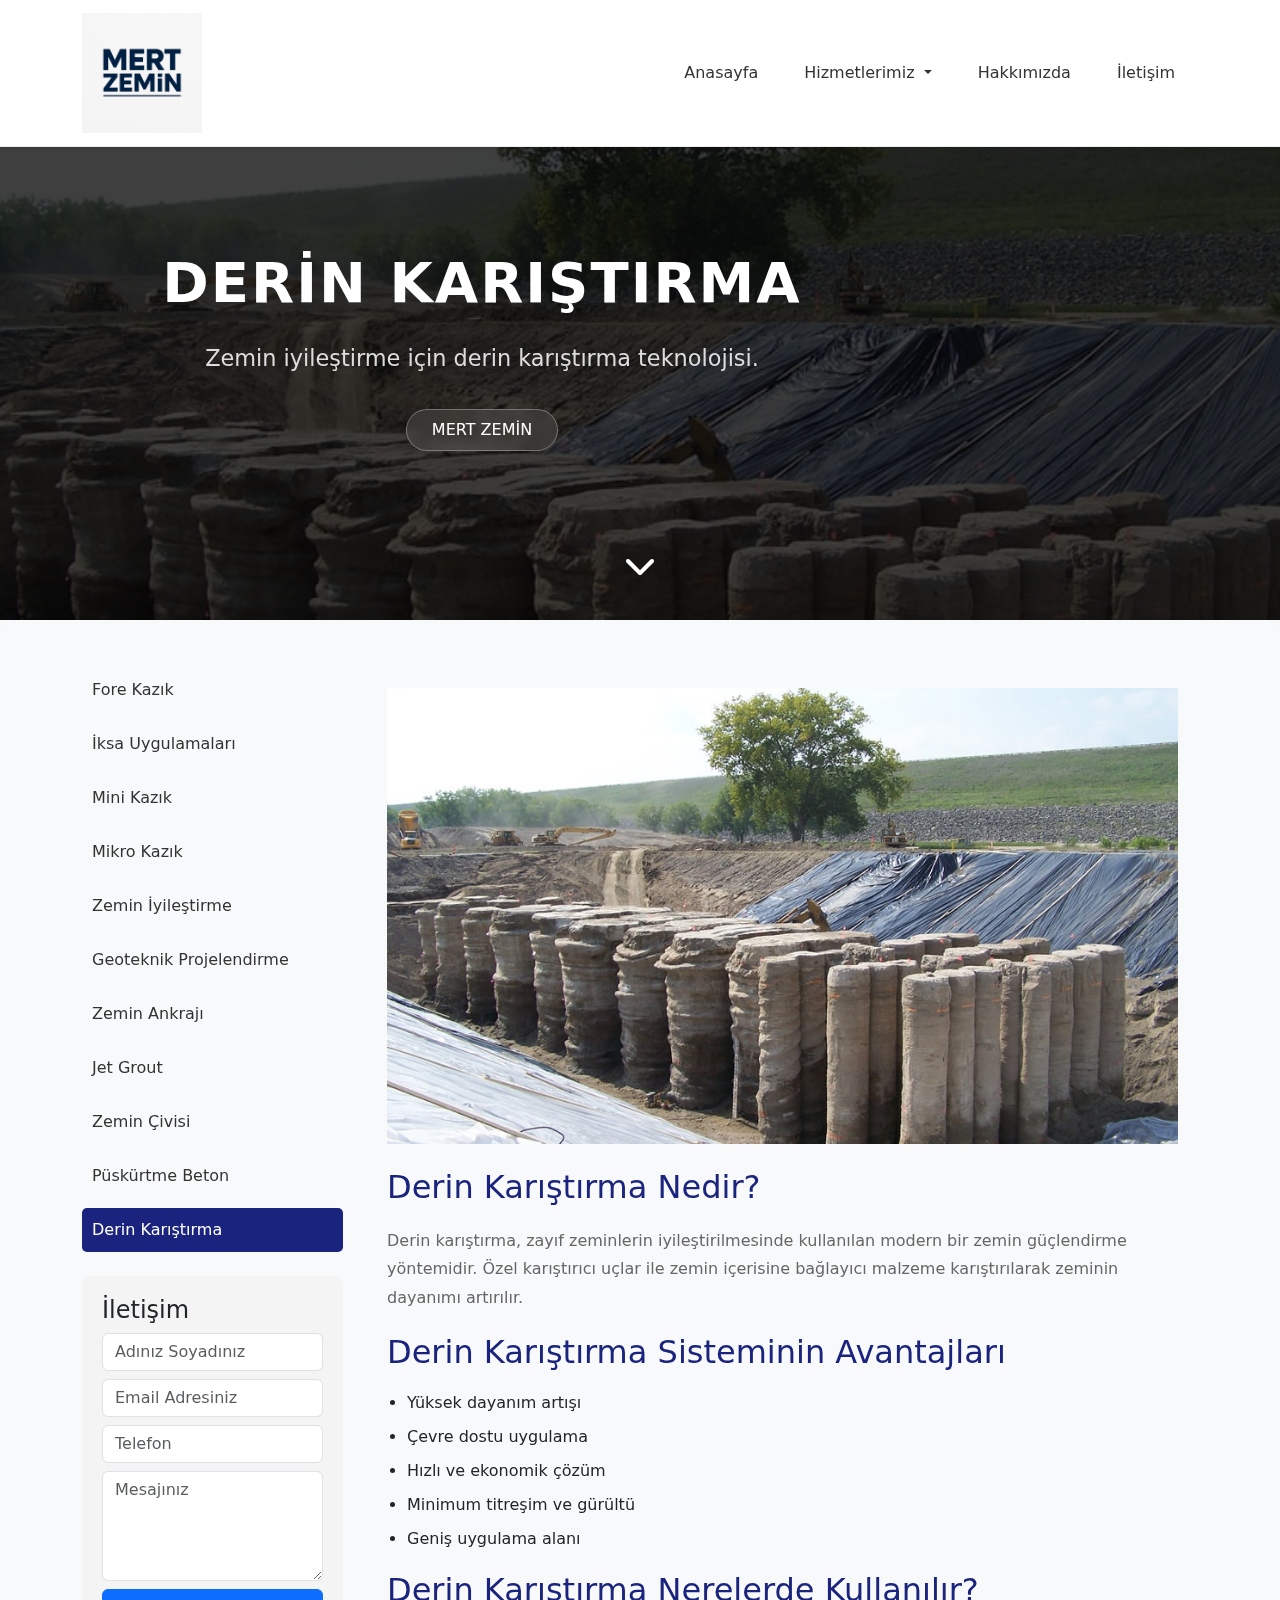
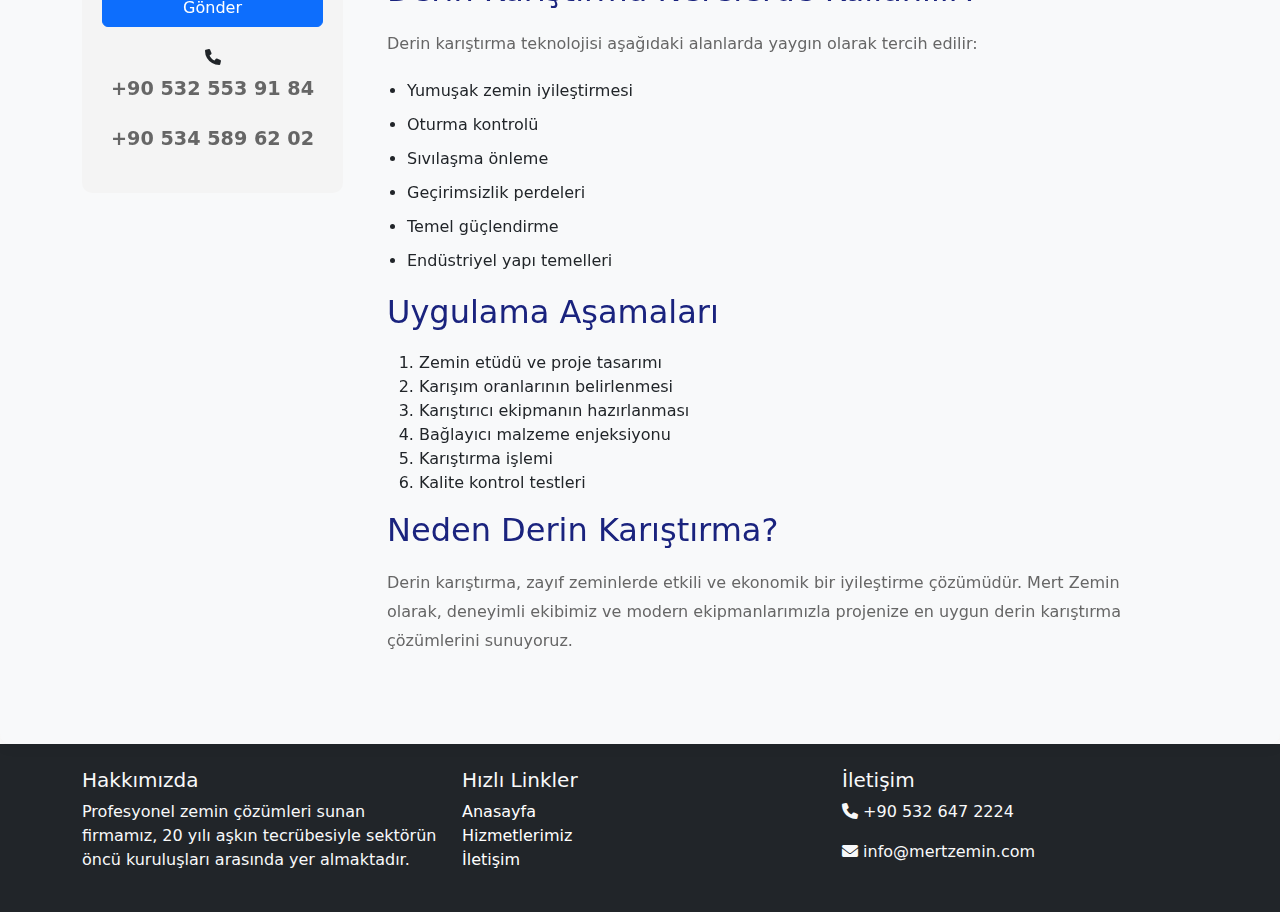
<file: derin-karistirma.html>
<!DOCTYPE html>
<html lang="tr">
<head>
    <meta charset="UTF-8">
    <meta name="viewport" content="width=device-width, initial-scale=1.0">
    <title>Derin Karıştırma - Mert Zemin</title>
    <link rel="stylesheet" href="css/style.css">
    <!-- Bootstrap CSS -->
    <link href="https://cdn.jsdelivr.net/npm/bootstrap@5.3.0/dist/css/bootstrap.min.css" rel="stylesheet">
    <!-- Font Awesome -->
    <link rel="stylesheet" href="https://cdnjs.cloudflare.com/ajax/libs/font-awesome/6.0.0/css/all.min.css">
</head>
<body>
    <!-- Üst Menü -->
    <header class="fixed-top">
        <nav class="navbar navbar-expand-lg navbar-light bg-white shadow-sm">
            <div class="container">
                <a class="navbar-brand" href="index.html">
                    <img src="images/logo.png" alt="Mert Zemin Logo">
                </a>
                <button class="navbar-toggler" type="button" data-bs-toggle="collapse" data-bs-target="#navbarNav">
                    <span class="navbar-toggler-icon"></span>
                </button>
                <div class="collapse navbar-collapse" id="navbarNav">
                    <ul class="navbar-nav ms-auto">
                        <li class="nav-item"><a class="nav-link" href="index.html">Anasayfa</a></li>
                        <li class="nav-item dropdown">
                            <a class="nav-link dropdown-toggle" href="index.html#services" id="navbarDropdown" role="button" data-bs-toggle="dropdown" aria-expanded="false">
                                Hizmetlerimiz
                            </a>
                            <ul class="dropdown-menu" aria-labelledby="navbarDropdown">
                                <li><a class="dropdown-item" href="fore-kazik.html">Fore Kazık</a></li>
                                <li><a class="dropdown-item" href="iksa.html">İksa Uygulamaları</a></li>
                                <li><a class="dropdown-item" href="mini-kazik.html">Mini Kazık</a></li>
                                <li><a class="dropdown-item" href="mikro-kazik.html">Mikro Kazık</a></li>
                                <li><a class="dropdown-item" href="zemin-iyilestirme.html">Zemin İyileştirme</a></li>
                                <li><a class="dropdown-item" href="geoteknik.html">Geoteknik Projelendirme</a></li>
                                <li><a class="dropdown-item" href="ankraj.html">Zemin Ankrajı</a></li>
                                <li><a class="dropdown-item" href="jet-grout.html">Jet Grout</a></li>
                                <li><a class="dropdown-item" href="zemin-civisi.html">Zemin Çivisi</a></li>
                                <li><a class="dropdown-item" href="puskurtme-beton.html">Püskürtme Beton</a></li>
                                <li><a class="dropdown-item" href="derin-karistirma.html">Derin Karıştırma</a></li>
                            </ul>
                        </li>
                        <li class="nav-item"><a class="nav-link" href="index.html#about">Hakkımızda</a></li>
                        <li class="nav-item"><a class="nav-link" href="contact.html">İletişim</a></li>
                    </ul>
                </div>
            </div>
        </nav>
    </header>

    <!-- Hero Section -->
    <section class="service-hero derin-karistirma-hero">
        <div class="hero-overlay"></div>
        <div class="container">
            <div class="hero-content">
                <h1>Derin Karıştırma</h1>
                <p class="hero-description">Zemin iyileştirme için derin karıştırma teknolojisi.</p>
                <div class="service-tag">MERT ZEMİN</div>
            </div>
        </div>
        <div class="scroll-down">
            <i class="fas fa-chevron-down"></i>
        </div>
    </section>

    <!-- Hizmet İçeriği -->
    <section class="service-content py-5">
        <div class="container">
            <div class="row">
                <!-- Sol Menü -->
                <div class="col-lg-3">
                    <div class="service-menu">
                        <ul class="list-unstyled">
                            <li><a href="fore-kazik.html">Fore Kazık</a></li>
                            <li><a href="iksa.html">İksa Uygulamaları</a></li>
                            <li><a href="mini-kazik.html">Mini Kazık</a></li>
                            <li><a href="mikro-kazik.html">Mikro Kazık</a></li>
                            <li><a href="zemin-iyilestirme.html">Zemin İyileştirme</a></li>
                            <li><a href="geoteknik.html">Geoteknik Projelendirme</a></li>
                            <li><a href="ankraj.html">Zemin Ankrajı</a></li>
                            <li><a href="jet-grout.html">Jet Grout</a></li>
                            <li><a href="zemin-civisi.html">Zemin Çivisi</a></li>
                            <li><a href="puskurtme-beton.html">Püskürtme Beton</a></li>
                            <li><a href="derin-karistirma.html" class="active">Derin Karıştırma</a></li>
                        </ul>
                    </div>

                    <!-- İletişim Formu -->
                    <div class="contact-form mt-4">
                        <h4>İletişim</h4>
                        <form>
                            <input type="text" class="form-control mb-2" placeholder="Adınız Soyadınız">
                            <input type="email" class="form-control mb-2" placeholder="Email Adresiniz">
                            <input type="tel" class="form-control mb-2" placeholder="Telefon">
                            <textarea class="form-control mb-2" rows="4" placeholder="Mesajınız"></textarea>
                            <button type="submit" class="btn btn-primary w-100">Gönder</button>
                        </form>
                        <div class="phone mt-3">
                            <i class="fas fa-phone"></i>
                            <a href="tel:532 553 91 84"><p>+90 532 553 91 84</p>
                            <p>+90 534 589 62 02</p></a>
                        </div>
                    </div>
                </div>

                <!-- Sağ İçerik -->
                <div class="col-lg-9">
                    <div class="service-detail">
                        <!-- Resim -->
                        <div class="mb-4">
                            <img src="images/derin.jpg" class="img-fluid w-100" alt="Derin Karıştırma Uygulaması">
                        </div>

                        <h2>Derin Karıştırma Nedir?</h2>
                        <p>Derin karıştırma, zayıf zeminlerin iyileştirilmesinde kullanılan modern bir zemin güçlendirme yöntemidir. Özel karıştırıcı uçlar ile zemin içerisine bağlayıcı malzeme karıştırılarak zeminin dayanımı artırılır.</p>

                        <h2>Derin Karıştırma Sisteminin Avantajları</h2>
                        <ul>
                            <li>Yüksek dayanım artışı</li>
                            <li>Çevre dostu uygulama</li>
                            <li>Hızlı ve ekonomik çözüm</li>
                            <li>Minimum titreşim ve gürültü</li>
                            <li>Geniş uygulama alanı</li>
                        </ul>

                        <h2>Derin Karıştırma Nerelerde Kullanılır?</h2>
                        <p>Derin karıştırma teknolojisi aşağıdaki alanlarda yaygın olarak tercih edilir:</p>
                        <ul>
                            <li>Yumuşak zemin iyileştirmesi</li>
                            <li>Oturma kontrolü</li>
                            <li>Sıvılaşma önleme</li>
                            <li>Geçirimsizlik perdeleri</li>
                            <li>Temel güçlendirme</li>
                            <li>Endüstriyel yapı temelleri</li>
                        </ul>

                        <h2>Uygulama Aşamaları</h2>
                        <ol>
                            <li>Zemin etüdü ve proje tasarımı</li>
                            <li>Karışım oranlarının belirlenmesi</li>
                            <li>Karıştırıcı ekipmanın hazırlanması</li>
                            <li>Bağlayıcı malzeme enjeksiyonu</li>
                            <li>Karıştırma işlemi</li>
                            <li>Kalite kontrol testleri</li>
                        </ol>

                        <h2>Neden Derin Karıştırma?</h2>
                        <p>Derin karıştırma, zayıf zeminlerde etkili ve ekonomik bir iyileştirme çözümüdür. Mert Zemin olarak, deneyimli ekibimiz ve modern ekipmanlarımızla projenize en uygun derin karıştırma çözümlerini sunuyoruz.</p>
                    </div>
                </div>
            </div>
        </div>
    </section>

    <!-- Footer -->
    <footer class="bg-dark text-light py-4">
        <div class="container">
            <div class="row">
                <div class="col-md-4">
                    <h5>Hakkımızda</h5>
                    <p>Profesyonel zemin çözümleri sunan firmamız, 20 yılı aşkın tecrübesiyle sektörün öncü kuruluşları arasında yer almaktadır.</p>
                </div>
                <div class="col-md-4">
                    <h5>Hızlı Linkler</h5>
                    <ul class="list-unstyled">
                        <li><a href="index.html">Anasayfa</a></li>
                        <li><a href="services.html">Hizmetlerimiz</a></li>
                        <li><a href="fore-kazik.html">İletişim</a></li>
                    </ul>
                </div>
                <div class="col-md-4">
                    <h5>İletişim</h5>
                    <p><i class="fas fa-phone"></i> +90 532 647 2224</p>
                    <p><i class="fas fa-envelope"></i> info@mertzemin.com</p>
                </div>
            </div>
        </div>
    </footer>

    <!-- Bootstrap JS -->
    <script src="https://cdn.jsdelivr.net/npm/bootstrap@5.3.0/dist/js/bootstrap.bundle.min.js"></script>
</body>
</html>
</file>
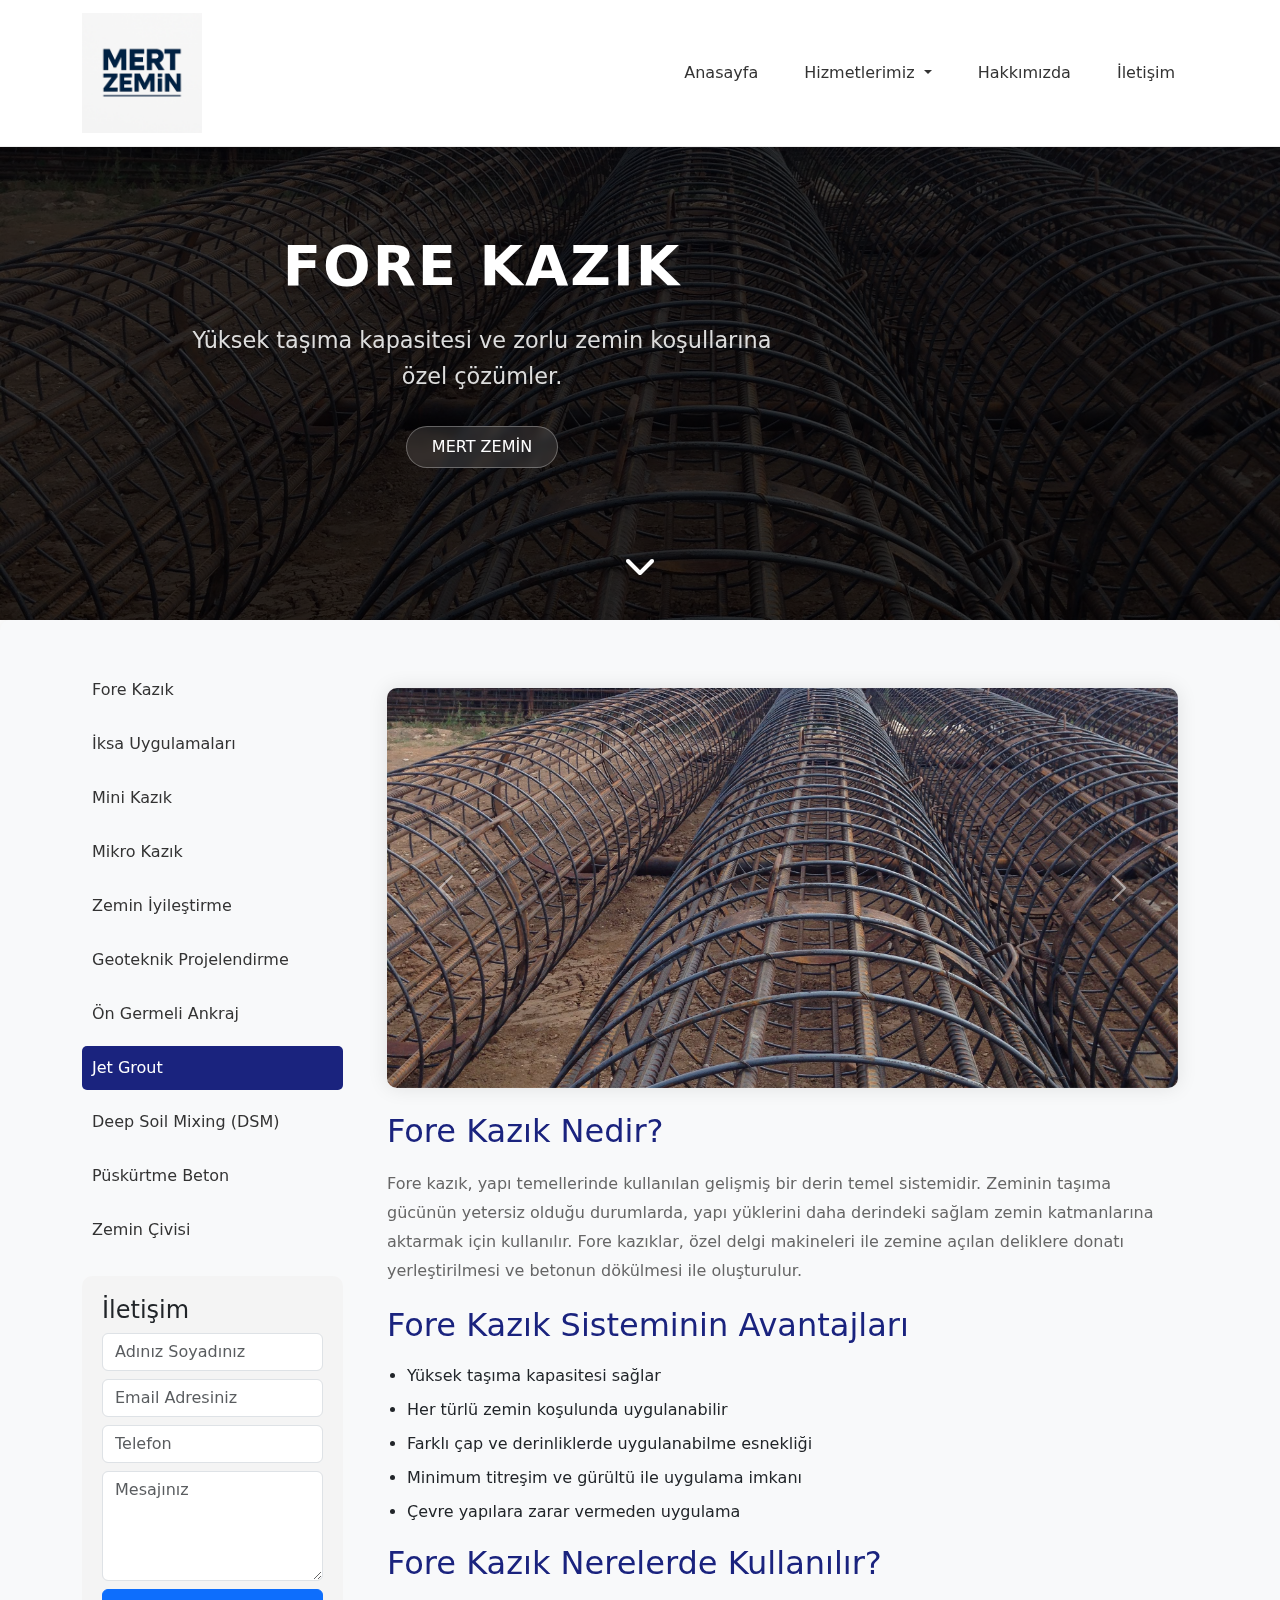
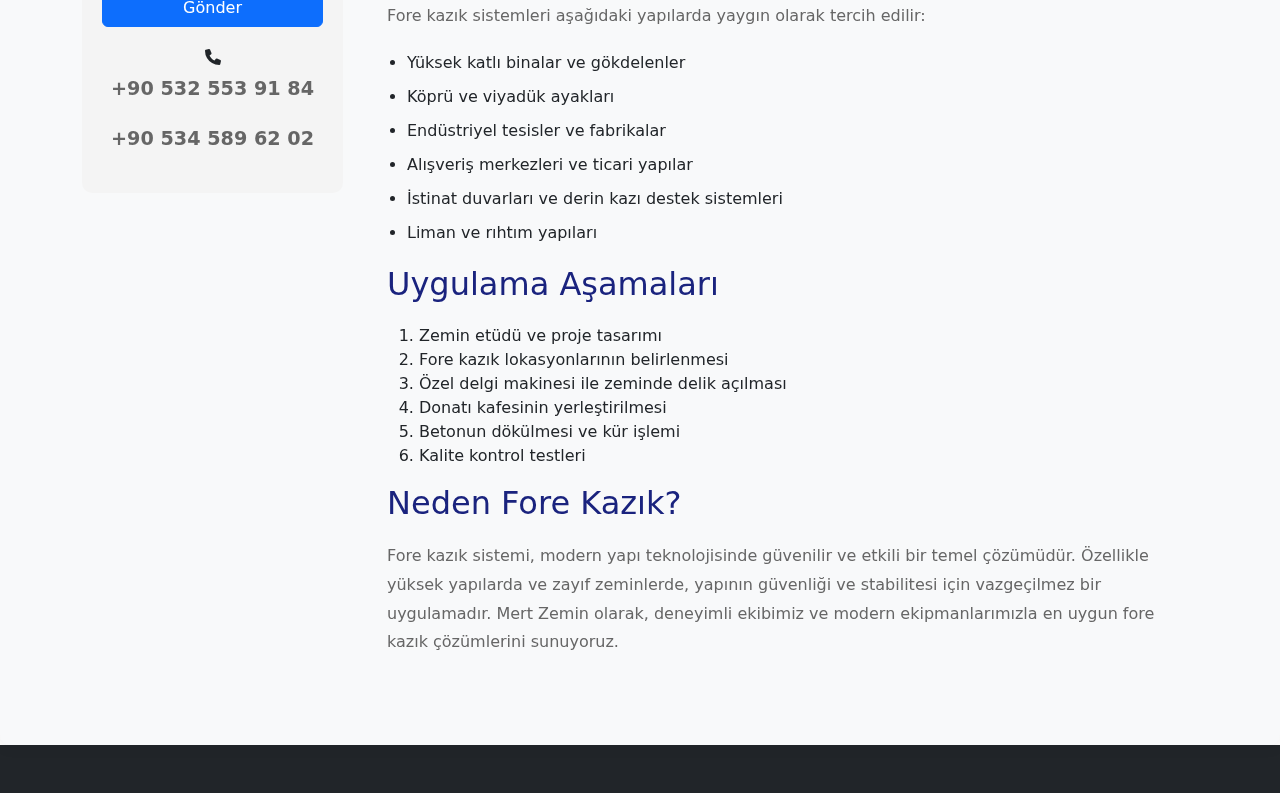
<file: fore-kazik.html>
<!DOCTYPE html>
<html lang="tr">
<head>
    <meta charset="UTF-8">
    <meta name="viewport" content="width=device-width, initial-scale=1.0">
    <title>Fore Kazık - Mert Zemin</title>
    <link rel="stylesheet" href="css/style.css">
    <!-- Bootstrap CSS -->
    <link href="https://cdn.jsdelivr.net/npm/bootstrap@5.3.0/dist/css/bootstrap.min.css" rel="stylesheet">
    <!-- Font Awesome -->
    <link rel="stylesheet" href="https://cdnjs.cloudflare.com/ajax/libs/font-awesome/6.0.0/css/all.min.css">
</head>
<body>
    <!-- Üst Menü -->
    <header class="fixed-top">
        <nav class="navbar navbar-expand-lg navbar-light bg-white shadow-sm">
            <div class="container">
                <a class="navbar-brand" href="index.html">
                    <img src="images/logo.png" alt="Mert Zemin Logo">
                </a>
                <button class="navbar-toggler" type="button" data-bs-toggle="collapse" data-bs-target="#navbarNav">
                    <span class="navbar-toggler-icon"></span>
                </button>
                <div class="collapse navbar-collapse" id="navbarNav">
                    <ul class="navbar-nav ms-auto">
                        <li class="nav-item"><a class="nav-link" href="index.html">Anasayfa</a></li>
                        <li class="nav-item dropdown">
                            <a class="nav-link dropdown-toggle" href="index.html#services" id="navbarDropdown" role="button" data-bs-toggle="dropdown" aria-expanded="false">
                                Hizmetlerimiz
                            </a>
                            <ul class="dropdown-menu" aria-labelledby="navbarDropdown">
                                <li><a class="dropdown-item" href="fore-kazik.html">Fore Kazık</a></li>
                                <li><a class="dropdown-item" href="iksa.html">İksa Uygulamaları</a></li>
                                <li><a class="dropdown-item" href="mini-kazik.html">Mini Kazık</a></li>
                                <li><a class="dropdown-item" href="mikro-kazik.html">Mikro Kazık</a></li>
                                <li><a class="dropdown-item" href="zemin-iyilestirme.html">Zemin İyileştirme</a></li>
                                <li><a class="dropdown-item" href="geoteknik.html">Geoteknik Projelendirme</a></li>
                                <li><a class="dropdown-item" href="ankraj.html">Zemin Ankrajı</a></li>
                                <li><a class="dropdown-item" href="jet-grout.html">Jet Grout</a></li>
                                <li><a class="dropdown-item" href="zemin-civisi.html">Zemin Çivisi</a></li>
                                <li><a class="dropdown-item" href="puskurtme-beton.html">Püskürtme Beton</a></li>
                                <li><a class="dropdown-item" href="derin-karistirma.html">Derin Karıştırma</a></li>
                            </ul>
                        </li>
                        <li class="nav-item"><a class="nav-link" href="index.html#about">Hakkımızda</a></li>
                        <li class="nav-item"><a class="nav-link" href="contact.html">İletişim</a></li>
                    </ul>
                </div>
            </div>
        </nav>
    </header>

    <!-- Hero Section -->
    <section class="service-hero fore-kazik-hero">
        <div class="hero-overlay"></div>
        <div class="container">
            <div class="hero-content">
                <h1>Fore Kazık</h1>
                <p class="hero-description">Yüksek taşıma kapasitesi ve zorlu zemin koşullarına özel çözümler.</p>
                <div class="service-tag">MERT ZEMİN</div>
            </div>
        </div>
        <div class="scroll-down">
            <i class="fas fa-chevron-down"></i>
        </div>
    </section>

    <!-- Hizmet İçeriği -->
    <section class="service-content py-5">
        <div class="container">
            <div class="row">
                <!-- Sol Menü -->
                <div class="col-lg-3">
                    <div class="service-menu">
                        <ul class="list-unstyled">
                            <li><a href="fore-kazik.html">Fore Kazık</a></li>
                            <li><a href="iksa.html">İksa Uygulamaları</a></li>
                            <li><a href="mini-kazik.html">Mini Kazık</a></li>
                            <li><a href="mikro-kazik.html">Mikro Kazık</a></li>
                            <li><a href="zemin-iyilestirme.html">Zemin İyileştirme</a></li>
                            <li><a href="geoteknik.html">Geoteknik Projelendirme</a></li>
                            <li><a href="ankraj.html">Ön Germeli Ankraj</a></li>
                            <li><a href="jet-grout.html" class="active">Jet Grout</a></li>
                            <li><a href="derin-karistirma.html">Deep Soil Mixing (DSM)</a></li>
                            <li><a href="puskurtme-beton.html">Püskürtme Beton</a></li>
                            <li><a href="zemin-civisi.html">Zemin Çivisi</a></li>
                            
                        </ul>
                    </div>

                    <!-- İletişim Formu -->
                    <div class="contact-form mt-4">
                        <h4>İletişim</h4>
                        <form>
                            <input type="text" class="form-control mb-2" placeholder="Adınız Soyadınız">
                            <input type="email" class="form-control mb-2" placeholder="Email Adresiniz">
                            <input type="tel" class="form-control mb-2" placeholder="Telefon">
                            <textarea class="form-control mb-2" rows="4" placeholder="Mesajınız"></textarea>
                            <button type="submit" class="btn btn-primary w-100">Gönder</button>
                        </form>
                        <div class="phone mt-3">
                            <i class="fas fa-phone"></i>
                            <a href="tel:532 553 91 84"><p>+90 532 553 91 84</p>
                            <p>+90 534 589 62 02</p></a>
                        </div>
                    </div>
                </div>

                <!-- Sağ İçerik -->
                <div class="col-lg-9">
                    <div class="service-detail">
                        <!-- Resim Slider -->
                        <div id="foreKazikSlider" class="carousel slide mb-4" data-bs-ride="carousel" data-bs-interval="3000">
                            <div class="carousel-inner">
                                <div class="carousel-item active">
                                    <img src="images/fore1.jpg" class="d-block w-100" alt="Fore Kazık Uygulaması 1">
                                </div>
                                <div class="carousel-item">
                                    <img src="images/fore3.png" class="d-block w-100" alt="Fore Kazık Uygulaması 2">
                                </div>
                            </div>
                            <button class="carousel-control-prev" type="button" data-bs-target="#foreKazikSlider" data-bs-slide="prev">
                                <span class="carousel-control-prev-icon" aria-hidden="true"></span>
                                <span class="visually-hidden">Önceki</span>
                            </button>
                            <button class="carousel-control-next" type="button" data-bs-target="#foreKazikSlider" data-bs-slide="next">
                                <span class="carousel-control-next-icon" aria-hidden="true"></span>
                                <span class="visually-hidden">Sonraki</span>
                            </button>
                        </div>

                        <h2>Fore Kazık Nedir?</h2>
                        <p>Fore kazık, yapı temellerinde kullanılan gelişmiş bir derin temel sistemidir. Zeminin taşıma gücünün yetersiz olduğu durumlarda, yapı yüklerini daha derindeki sağlam zemin katmanlarına aktarmak için kullanılır. Fore kazıklar, özel delgi makineleri ile zemine açılan deliklere donatı yerleştirilmesi ve betonun dökülmesi ile oluşturulur.</p>
                        
                        <h2>Fore Kazık Sisteminin Avantajları</h2>
                        <ul>
                            <li>Yüksek taşıma kapasitesi sağlar</li>
                            <li>Her türlü zemin koşulunda uygulanabilir</li>
                            <li>Farklı çap ve derinliklerde uygulanabilme esnekliği</li>
                            <li>Minimum titreşim ve gürültü ile uygulama imkanı</li>
                            <li>Çevre yapılara zarar vermeden uygulama</li>
                        </ul>

                        <h2>Fore Kazık Nerelerde Kullanılır?</h2>
                        <p>Fore kazık sistemleri aşağıdaki yapılarda yaygın olarak tercih edilir:</p>
                        <ul>
                            <li>Yüksek katlı binalar ve gökdelenler</li>
                            <li>Köprü ve viyadük ayakları</li>
                            <li>Endüstriyel tesisler ve fabrikalar</li>
                            <li>Alışveriş merkezleri ve ticari yapılar</li>
                            <li>İstinat duvarları ve derin kazı destek sistemleri</li>
                            <li>Liman ve rıhtım yapıları</li>
                        </ul>

                        <h2>Uygulama Aşamaları</h2>
                        <ol>
                            <li>Zemin etüdü ve proje tasarımı</li>
                            <li>Fore kazık lokasyonlarının belirlenmesi</li>
                            <li>Özel delgi makinesi ile zeminde delik açılması</li>
                            <li>Donatı kafesinin yerleştirilmesi</li>
                            <li>Betonun dökülmesi ve kür işlemi</li>
                            <li>Kalite kontrol testleri</li>
                        </ol>

                        <h2>Neden Fore Kazık?</h2>
                        <p>Fore kazık sistemi, modern yapı teknolojisinde güvenilir ve etkili bir temel çözümüdür. Özellikle yüksek yapılarda ve zayıf zeminlerde, yapının güvenliği ve stabilitesi için vazgeçilmez bir uygulamadır. Mert Zemin olarak, deneyimli ekibimiz ve modern ekipmanlarımızla en uygun fore kazık çözümlerini sunuyoruz.</p>
                    </div>
                </div>
            </div>
        </div>
    </section>

    <!-- Footer -->
    <footer class="bg-dark text-light py-4">
        <!-- Footer içeriği buraya gelecek -->
    </footer>

    <!-- Bootstrap JS -->
    <script src="https://cdn.jsdelivr.net/npm/bootstrap@5.3.0/dist/js/bootstrap.bundle.min.js"></script>
</body>
</html>
</file>
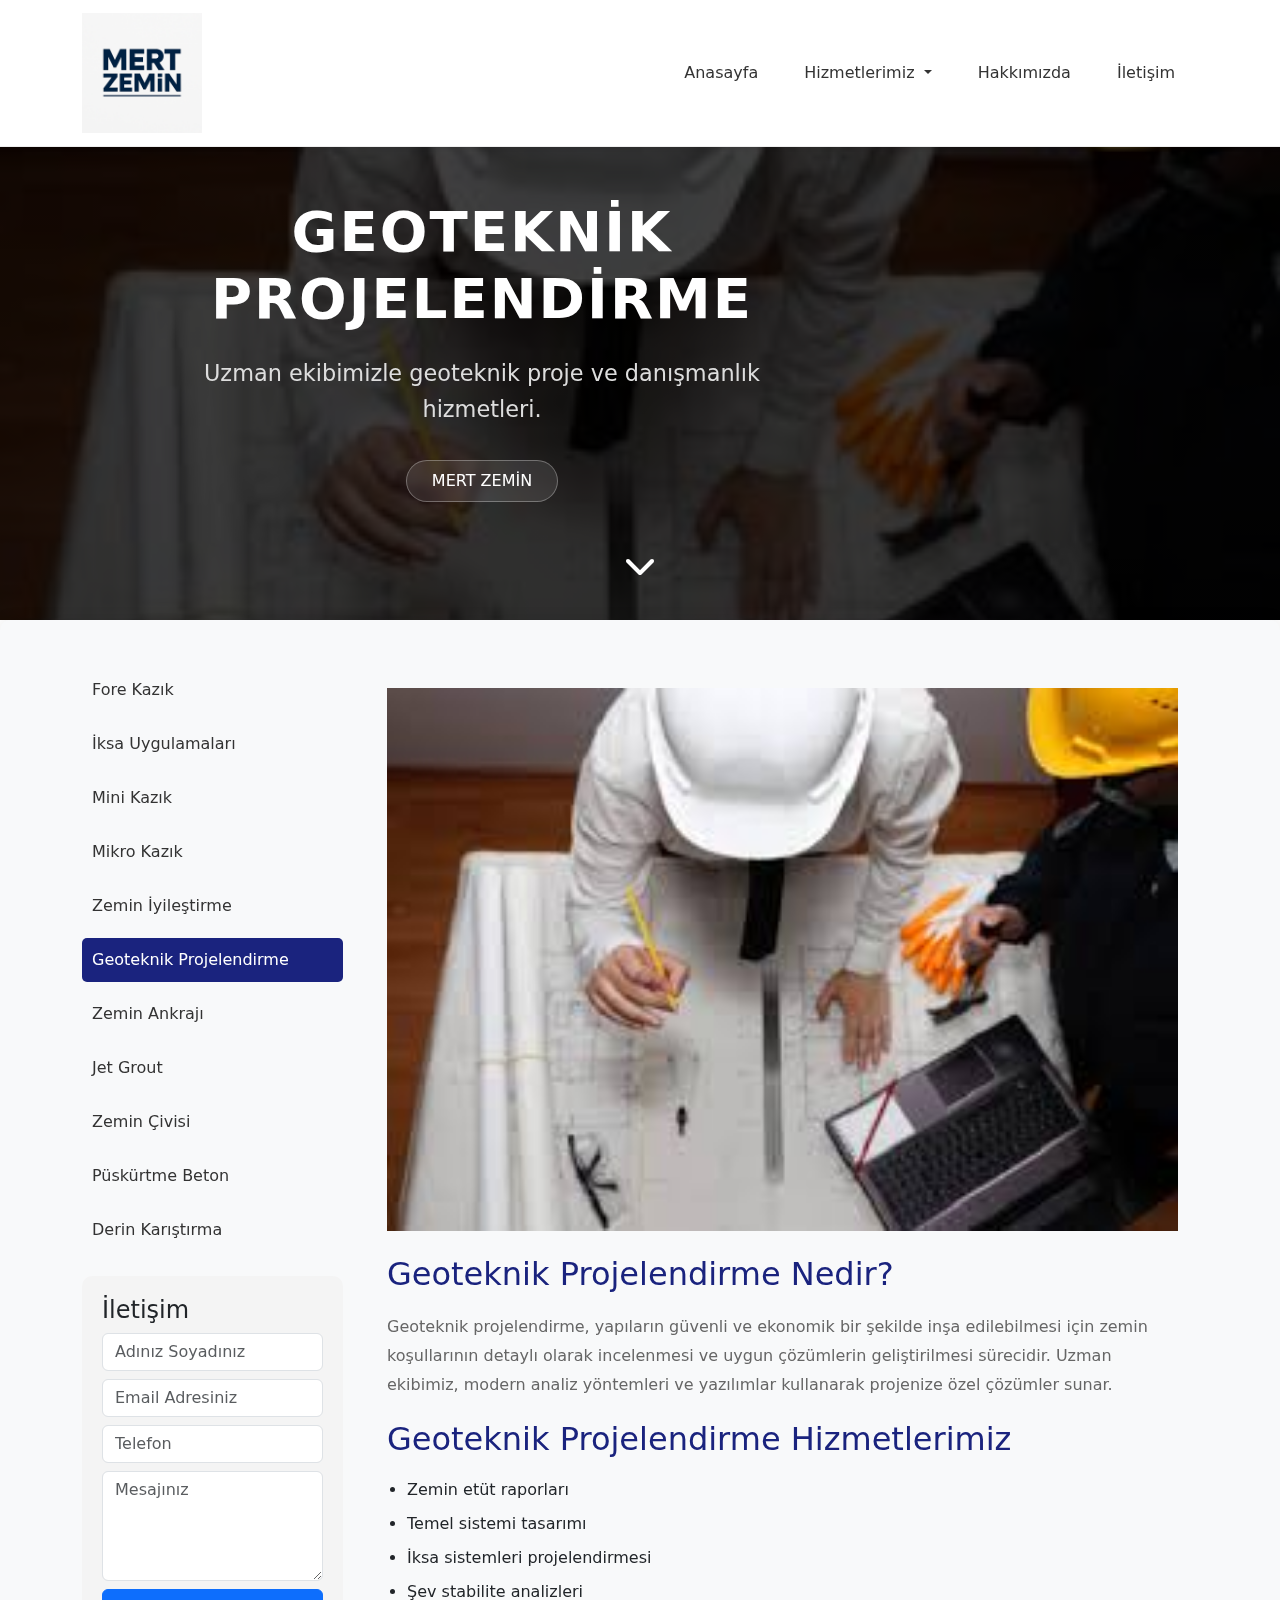
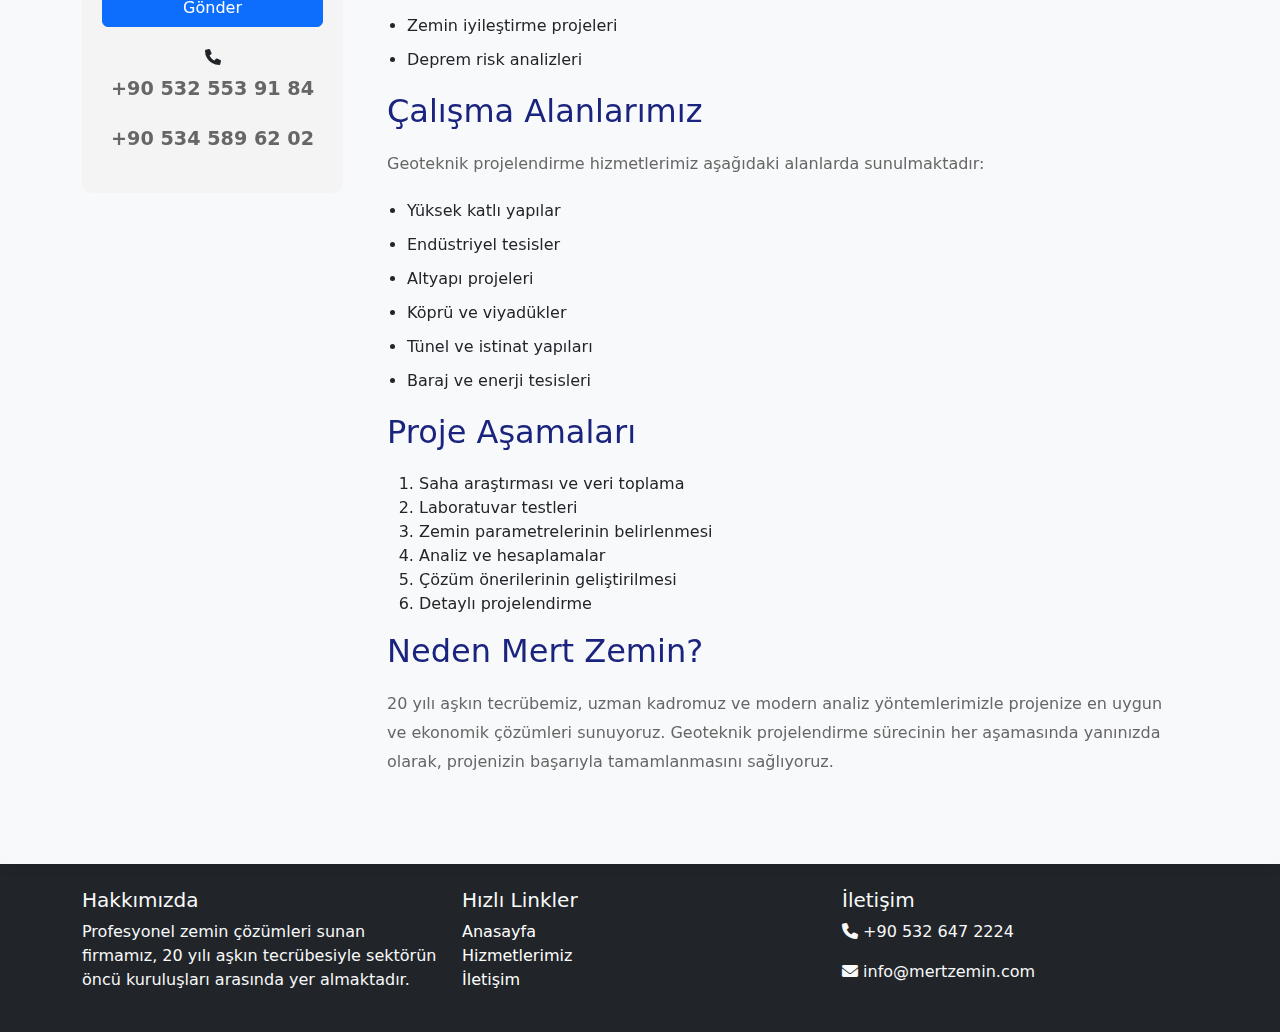
<file: geoteknik.html>
<!DOCTYPE html>
<html lang="tr">
<head>
    <meta charset="UTF-8">
    <meta name="viewport" content="width=device-width, initial-scale=1.0">
    <title>Geoteknik Projelendirme - Mert Zemin</title>
    <link rel="stylesheet" href="css/style.css">
    <!-- Bootstrap CSS -->
    <link href="https://cdn.jsdelivr.net/npm/bootstrap@5.3.0/dist/css/bootstrap.min.css" rel="stylesheet">
    <!-- Font Awesome -->
    <link rel="stylesheet" href="https://cdnjs.cloudflare.com/ajax/libs/font-awesome/6.0.0/css/all.min.css">
</head>
<body>
    <!-- Üst Menü -->
    <header class="fixed-top">
        <nav class="navbar navbar-expand-lg navbar-light bg-white shadow-sm">
            <div class="container">
                <a class="navbar-brand" href="index.html">
                    <img src="images/logo.png" alt="Mert Zemin Logo">
                </a>
                <button class="navbar-toggler" type="button" data-bs-toggle="collapse" data-bs-target="#navbarNav">
                    <span class="navbar-toggler-icon"></span>
                </button>
                <div class="collapse navbar-collapse" id="navbarNav">
                    <ul class="navbar-nav ms-auto">
                        <li class="nav-item"><a class="nav-link" href="index.html">Anasayfa</a></li>
                        <li class="nav-item dropdown">
                            <a class="nav-link dropdown-toggle" href="index.html#services" id="navbarDropdown" role="button" data-bs-toggle="dropdown" aria-expanded="false">
                                Hizmetlerimiz
                            </a>
                            <ul class="dropdown-menu" aria-labelledby="navbarDropdown">
                                <li><a class="dropdown-item" href="fore-kazik.html">Fore Kazık</a></li>
                                <li><a class="dropdown-item" href="iksa.html">İksa Uygulamaları</a></li>
                                <li><a class="dropdown-item" href="mini-kazik.html">Mini Kazık</a></li>
                                <li><a class="dropdown-item" href="mikro-kazik.html">Mikro Kazık</a></li>
                                <li><a class="dropdown-item" href="zemin-iyilestirme.html">Zemin İyileştirme</a></li>
                                <li><a class="dropdown-item" href="geoteknik.html">Geoteknik Projelendirme</a></li>
                                <li><a class="dropdown-item" href="ankraj.html">Zemin Ankrajı</a></li>
                                <li><a class="dropdown-item" href="jet-grout.html">Jet Grout</a></li>
                                <li><a class="dropdown-item" href="zemin-civisi.html">Zemin Çivisi</a></li>
                                <li><a class="dropdown-item" href="puskurtme-beton.html">Püskürtme Beton</a></li>
                                <li><a class="dropdown-item" href="derin-karistirma.html">Derin Karıştırma</a></li>
                            </ul>
                        </li>
                        <li class="nav-item"><a class="nav-link" href="index.html#about">Hakkımızda</a></li>
                        <li class="nav-item"><a class="nav-link" href="contact.html">İletişim</a></li>
                    </ul>
                </div>
            </div>
        </nav>
    </header>

    <!-- Hero Section -->
    <section class="service-hero geoteknik-hero">
        <div class="hero-overlay"></div>
        <div class="container">
            <div class="hero-content">
                <h1>Geoteknik Projelendirme</h1>
                <p class="hero-description">Uzman ekibimizle geoteknik proje ve danışmanlık hizmetleri.</p>
                <div class="service-tag">MERT ZEMİN</div>
            </div>
        </div>
        <div class="scroll-down">
            <i class="fas fa-chevron-down"></i>
        </div>
    </section>

    <!-- Hizmet İçeriği -->
    <section class="service-content py-5">
        <div class="container">
            <div class="row">
                <!-- Sol Menü -->
                <div class="col-lg-3">
                    <div class="service-menu">
                        <ul class="list-unstyled">
                            <li><a href="fore-kazik.html">Fore Kazık</a></li>
                            <li><a href="iksa.html">İksa Uygulamaları</a></li>
                            <li><a href="mini-kazik.html">Mini Kazık</a></li>
                            <li><a href="mikro-kazik.html">Mikro Kazık</a></li>
                            <li><a href="zemin-iyilestirme.html">Zemin İyileştirme</a></li>
                            <li><a href="geoteknik.html" class="active">Geoteknik Projelendirme</a></li>
                            <li><a href="ankraj.html">Zemin Ankrajı</a></li>
                            <li><a href="jet-grout.html">Jet Grout</a></li>
                            <li><a href="zemin-civisi.html">Zemin Çivisi</a></li>
                            <li><a href="puskurtme-beton.html">Püskürtme Beton</a></li>
                            <li><a href="derin-karistirma.html">Derin Karıştırma</a></li>
                        </ul>
                    </div>

                    <!-- İletişim Formu -->
                    <div class="contact-form mt-4">
                        <h4>İletişim</h4>
                        <form>
                            <input type="text" class="form-control mb-2" placeholder="Adınız Soyadınız">
                            <input type="email" class="form-control mb-2" placeholder="Email Adresiniz">
                            <input type="tel" class="form-control mb-2" placeholder="Telefon">
                            <textarea class="form-control mb-2" rows="4" placeholder="Mesajınız"></textarea>
                            <button type="submit" class="btn btn-primary w-100">Gönder</button>
                        </form>
                        <div class="phone mt-3">
                            <i class="fas fa-phone"></i>
                            <a href="tel:532 553 91 84"><p>+90 532 553 91 84</p>
                            <p>+90 534 589 62 02</p></a>
                        </div>
                    </div>
                </div>

                <!-- Sağ İçerik -->
                <div class="col-lg-9">
                    <div class="service-detail">
                        <!-- Resim -->
                        <div class="mb-4">
                            <img src="images/geo.jpg" class="img-fluid w-100" alt="Geoteknik Projelendirme">
                        </div>

                        <h2>Geoteknik Projelendirme Nedir?</h2>
                        <p>Geoteknik projelendirme, yapıların güvenli ve ekonomik bir şekilde inşa edilebilmesi için zemin koşullarının detaylı olarak incelenmesi ve uygun çözümlerin geliştirilmesi sürecidir. Uzman ekibimiz, modern analiz yöntemleri ve yazılımlar kullanarak projenize özel çözümler sunar.</p>

                        <h2>Geoteknik Projelendirme Hizmetlerimiz</h2>
                        <ul>
                            <li>Zemin etüt raporları</li>
                            <li>Temel sistemi tasarımı</li>
                            <li>İksa sistemleri projelendirmesi</li>
                            <li>Şev stabilite analizleri</li>
                            <li>Zemin iyileştirme projeleri</li>
                            <li>Deprem risk analizleri</li>
                        </ul>

                        <h2>Çalışma Alanlarımız</h2>
                        <p>Geoteknik projelendirme hizmetlerimiz aşağıdaki alanlarda sunulmaktadır:</p>
                        <ul>
                            <li>Yüksek katlı yapılar</li>
                            <li>Endüstriyel tesisler</li>
                            <li>Altyapı projeleri</li>
                            <li>Köprü ve viyadükler</li>
                            <li>Tünel ve istinat yapıları</li>
                            <li>Baraj ve enerji tesisleri</li>
                        </ul>

                        <h2>Proje Aşamaları</h2>
                        <ol>
                            <li>Saha araştırması ve veri toplama</li>
                            <li>Laboratuvar testleri</li>
                            <li>Zemin parametrelerinin belirlenmesi</li>
                            <li>Analiz ve hesaplamalar</li>
                            <li>Çözüm önerilerinin geliştirilmesi</li>
                            <li>Detaylı projelendirme</li>
                        </ol>

                        <h2>Neden Mert Zemin?</h2>
                        <p>20 yılı aşkın tecrübemiz, uzman kadromuz ve modern analiz yöntemlerimizle projenize en uygun ve ekonomik çözümleri sunuyoruz. Geoteknik projelendirme sürecinin her aşamasında yanınızda olarak, projenizin başarıyla tamamlanmasını sağlıyoruz.</p>
                    </div>
                </div>
            </div>
        </div>
    </section>

    <!-- Footer -->
    <footer class="bg-dark text-light py-4">
        <div class="container">
            <div class="row">
                <div class="col-md-4">
                    <h5>Hakkımızda</h5>
                    <p>Profesyonel zemin çözümleri sunan firmamız, 20 yılı aşkın tecrübesiyle sektörün öncü kuruluşları arasında yer almaktadır.</p>
                </div>
                <div class="col-md-4">
                    <h5>Hızlı Linkler</h5>
                    <ul class="list-unstyled">
                        <li><a href="index.html">Anasayfa</a></li>
                        <li><a href="services.html">Hizmetlerimiz</a></li>
                        <li><a href="fore-kazik.html">İletişim</a></li>
                    </ul>
                </div>
                <div class="col-md-4">
                    <h5>İletişim</h5>
                    <p><i class="fas fa-phone"></i> +90 532 647 2224</p>
                    <p><i class="fas fa-envelope"></i> info@mertzemin.com</p>
                </div>
            </div>
        </div>
    </footer>

    <!-- Bootstrap JS -->
    <script src="https://cdn.jsdelivr.net/npm/bootstrap@5.3.0/dist/js/bootstrap.bundle.min.js"></script>
</body>
</html>
</file>
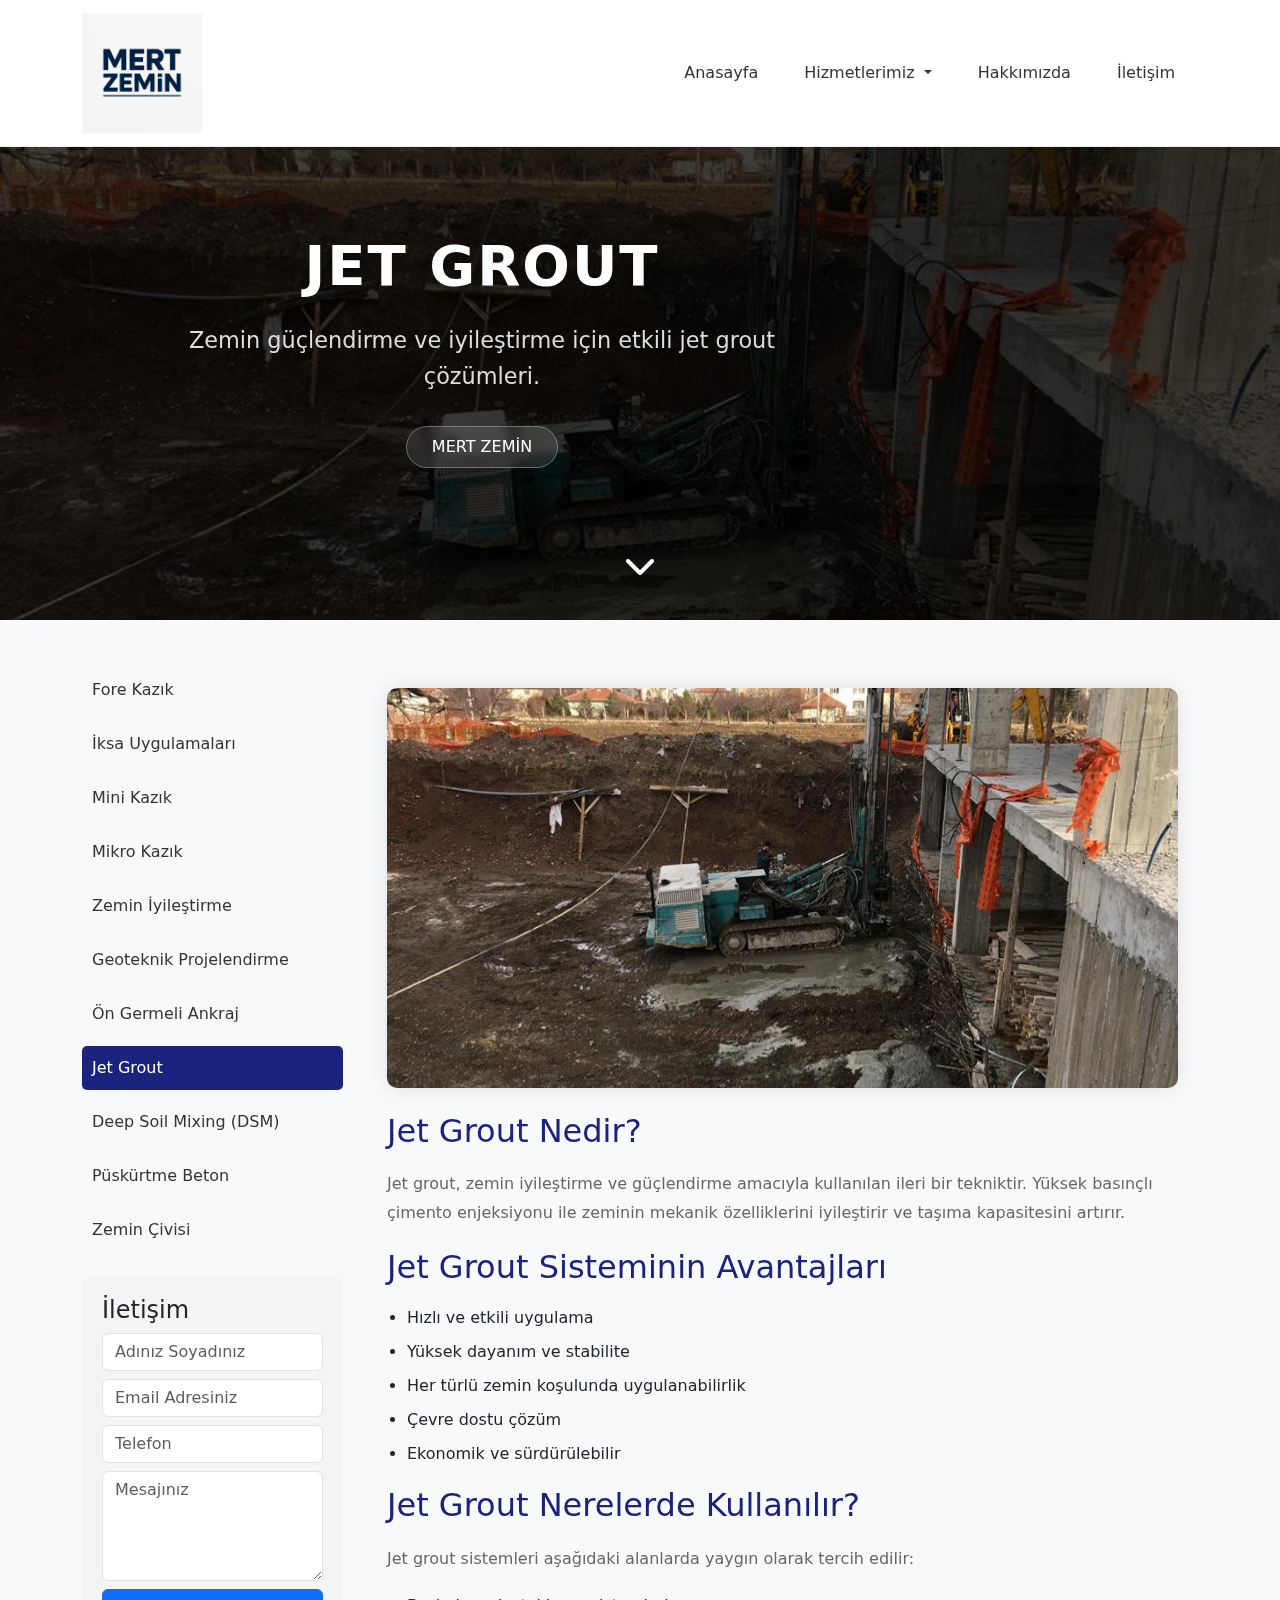
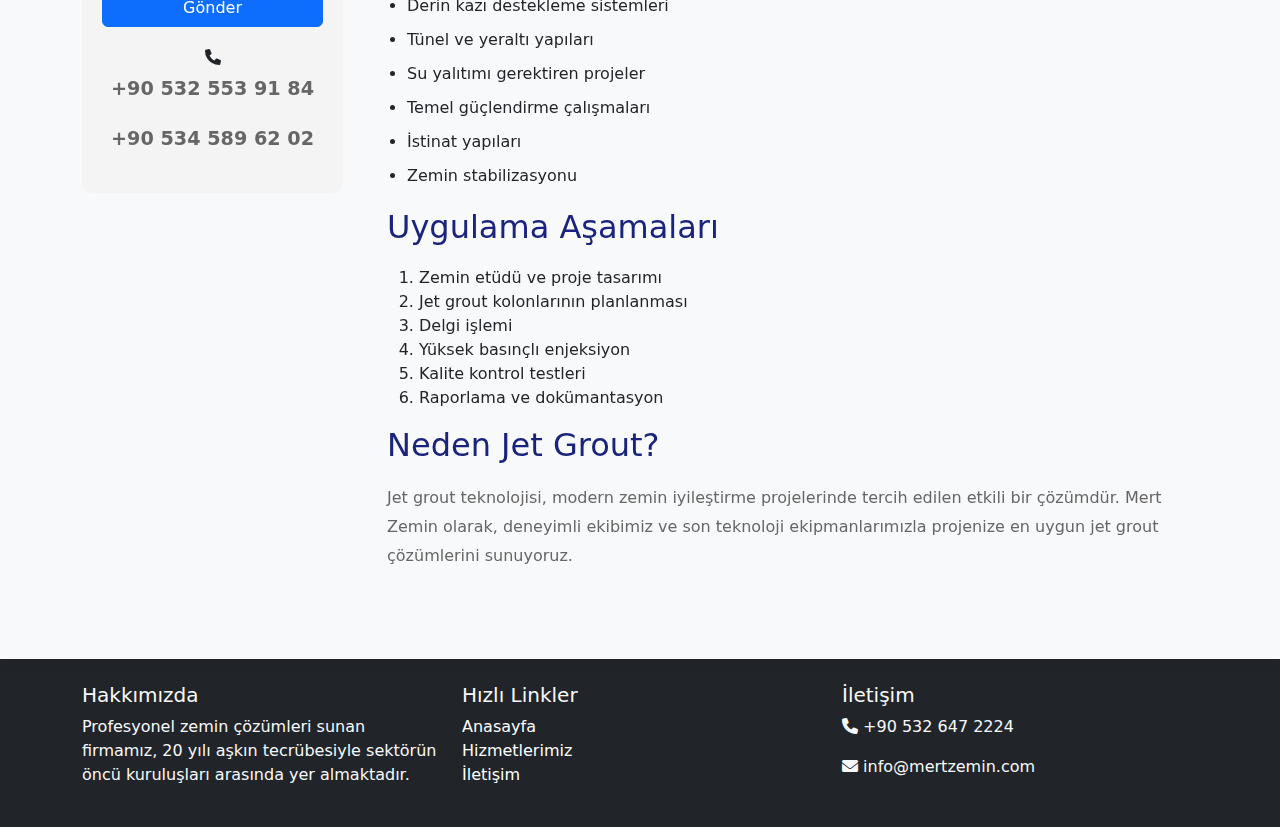
<file: jet-grout.html>
<!DOCTYPE html>
<html lang="tr">
<head>
    <meta charset="UTF-8">
    <meta name="viewport" content="width=device-width, initial-scale=1.0">
    <title>Jet Grout - Mert Zemin</title>
    <link rel="stylesheet" href="css/style.css">
    <!-- Bootstrap CSS -->
    <link href="https://cdn.jsdelivr.net/npm/bootstrap@5.3.0/dist/css/bootstrap.min.css" rel="stylesheet">
    <!-- Font Awesome -->
    <link rel="stylesheet" href="https://cdnjs.cloudflare.com/ajax/libs/font-awesome/6.0.0/css/all.min.css">
</head>
<body>
    <!-- Üst Menü -->
    <header class="fixed-top">
        <nav class="navbar navbar-expand-lg navbar-light bg-white shadow-sm">
            <div class="container">
                <a class="navbar-brand" href="index.html">
                    <img src="images/logo.png" alt="Mert Zemin Logo">
                </a>
                <button class="navbar-toggler" type="button" data-bs-toggle="collapse" data-bs-target="#navbarNav">
                    <span class="navbar-toggler-icon"></span>
                </button>
                <div class="collapse navbar-collapse" id="navbarNav">
                    <ul class="navbar-nav ms-auto">
                        <li class="nav-item"><a class="nav-link" href="index.html">Anasayfa</a></li>
                        <li class="nav-item dropdown">
                            <a class="nav-link dropdown-toggle" href="index.html#services" id="navbarDropdown" role="button" data-bs-toggle="dropdown" aria-expanded="false">
                                Hizmetlerimiz
                            </a>
                            <ul class="dropdown-menu" aria-labelledby="navbarDropdown">
                                <li><a class="dropdown-item" href="fore-kazik.html">Fore Kazık</a></li>
                                <li><a class="dropdown-item" href="iksa.html">İksa Uygulamaları</a></li>
                                <li><a class="dropdown-item" href="mini-kazik.html">Mini Kazık</a></li>
                                <li><a class="dropdown-item" href="mikro-kazik.html">Mikro Kazık</a></li>
                                <li><a class="dropdown-item" href="zemin-iyilestirme.html">Zemin İyileştirme</a></li>
                                <li><a class="dropdown-item" href="geoteknik.html">Geoteknik Projelendirme</a></li>
                                <li><a class="dropdown-item" href="ankraj.html">Zemin Ankrajı</a></li>
                                <li><a class="dropdown-item" href="jet-grout.html">Jet Grout</a></li>
                                <li><a class="dropdown-item" href="zemin-civisi.html">Zemin Çivisi</a></li>
                                <li><a class="dropdown-item" href="puskurtme-beton.html">Püskürtme Beton</a></li>
                                <li><a class="dropdown-item" href="derin-karistirma.html">Derin Karıştırma</a></li>
                            </ul>
                        </li>
                        <li class="nav-item"><a class="nav-link" href="index.html#about">Hakkımızda</a></li>
                        <li class="nav-item"><a class="nav-link" href="contact.html">İletişim</a></li>
                    </ul>
                </div>
            </div>
        </nav>
    </header>

    <!-- Hero Section -->
    <section class="service-hero jet-grout-hero">
        <div class="hero-overlay"></div>
        <div class="container">
            <div class="hero-content">
                <h1>Jet Grout</h1>
                <p class="hero-description">Zemin güçlendirme ve iyileştirme için etkili jet grout çözümleri.</p>
                <div class="service-tag">MERT ZEMİN</div>
            </div>
        </div>
        <div class="scroll-down">
            <i class="fas fa-chevron-down"></i>
        </div>
    </section>

    <!-- Hizmet İçeriği -->
    <section class="service-content py-5">
        <div class="container">
            <div class="row">
                <!-- Sol Menü -->
                <div class="col-lg-3">
                    <div class="service-menu">
                        <ul class="list-unstyled">
                            <li><a href="fore-kazik.html">Fore Kazık</a></li>
                            <li><a href="iksa.html">İksa Uygulamaları</a></li>
                            <li><a href="mini-kazik.html">Mini Kazık</a></li>
                            <li><a href="mikro-kazik.html">Mikro Kazık</a></li>
                            <li><a href="zemin-iyilestirme.html">Zemin İyileştirme</a></li>
                            <li><a href="geoteknik.html">Geoteknik Projelendirme</a></li>
                            <li><a href="ankraj.html">Ön Germeli Ankraj</a></li>
                            <li><a href="jet-grout.html" class="active">Jet Grout</a></li>
                            <li><a href="derin-karistirma.html">Deep Soil Mixing (DSM)</a></li>
                            <li><a href="puskurtme-beton.html">Püskürtme Beton</a></li>
                            <li><a href="zemin-civisi.html">Zemin Çivisi</a></li>
                        </ul>
                    </div>

                    <!-- İletişim Formu -->
                    <div class="contact-form mt-4">
                        <h4>İletişim</h4>
                        <form>
                            <input type="text" class="form-control mb-2" placeholder="Adınız Soyadınız">
                            <input type="email" class="form-control mb-2" placeholder="Email Adresiniz">
                            <input type="tel" class="form-control mb-2" placeholder="Telefon">
                            <textarea class="form-control mb-2" rows="4" placeholder="Mesajınız"></textarea>
                            <button type="submit" class="btn btn-primary w-100">Gönder</button>
                        </form>
                        <div class="phone mt-3">
                            <i class="fas fa-phone"></i>
                            <a href="tel:532 553 91 84"><p>+90 532 553 91 84</p>
                            <p>+90 534 589 62 02</p></a>
                        </div>
                    </div>
                </div>

                <!-- Sağ İçerik -->
                <div class="col-lg-9">
                    <div class="service-detail">
                        <!-- Resim Slider -->
                        <div id="jetGroutSlider" class="carousel slide mb-4" data-bs-ride="carousel" data-bs-interval="3000">
                            <div class="carousel-inner">
                                <div class="carousel-item active">
                                    <img src="images/jet-grout.jpeg" class="d-block w-100" alt="Jet Grout Uygulaması">
                                </div>
                            </div>
                        </div>

                        <h2>Jet Grout Nedir?</h2>
                        <p>Jet grout, zemin iyileştirme ve güçlendirme amacıyla kullanılan ileri bir tekniktir. Yüksek basınçlı çimento enjeksiyonu ile zeminin mekanik özelliklerini iyileştirir ve taşıma kapasitesini artırır.</p>

                        <h2>Jet Grout Sisteminin Avantajları</h2>
                        <ul>
                            <li>Hızlı ve etkili uygulama</li>
                            <li>Yüksek dayanım ve stabilite</li>
                            <li>Her türlü zemin koşulunda uygulanabilirlik</li>
                            <li>Çevre dostu çözüm</li>
                            <li>Ekonomik ve sürdürülebilir</li>
                        </ul>

                        <h2>Jet Grout Nerelerde Kullanılır?</h2>
                        <p>Jet grout sistemleri aşağıdaki alanlarda yaygın olarak tercih edilir:</p>
                        <ul>
                            <li>Derin kazı destekleme sistemleri</li>
                            <li>Tünel ve yeraltı yapıları</li>
                            <li>Su yalıtımı gerektiren projeler</li>
                            <li>Temel güçlendirme çalışmaları</li>
                            <li>İstinat yapıları</li>
                            <li>Zemin stabilizasyonu</li>
                        </ul>

                        <h2>Uygulama Aşamaları</h2>
                        <ol>
                            <li>Zemin etüdü ve proje tasarımı</li>
                            <li>Jet grout kolonlarının planlanması</li>
                            <li>Delgi işlemi</li>
                            <li>Yüksek basınçlı enjeksiyon</li>
                            <li>Kalite kontrol testleri</li>
                            <li>Raporlama ve dokümantasyon</li>
                        </ol>

                        <h2>Neden Jet Grout?</h2>
                        <p>Jet grout teknolojisi, modern zemin iyileştirme projelerinde tercih edilen etkili bir çözümdür. Mert Zemin olarak, deneyimli ekibimiz ve son teknoloji ekipmanlarımızla projenize en uygun jet grout çözümlerini sunuyoruz.</p>
                    </div>
                </div>
            </div>
        </div>
    </section>

    <!-- Footer -->
    <footer class="bg-dark text-light py-4">
        <div class="container">
            <div class="row">
                <div class="col-md-4">
                    <h5>Hakkımızda</h5>
                    <p>Profesyonel zemin çözümleri sunan firmamız, 20 yılı aşkın tecrübesiyle sektörün öncü kuruluşları arasında yer almaktadır.</p>
                </div>
                <div class="col-md-4">
                    <h5>Hızlı Linkler</h5>
                    <ul class="list-unstyled">
                        <li><a href="index.html">Anasayfa</a></li>
                        <li><a href="services.html">Hizmetlerimiz</a></li>
                        <li><a href="fore-kazik.html">İletişim</a></li>
                    </ul>
                </div>
                <div class="col-md-4">
                    <h5>İletişim</h5>
                    <p><i class="fas fa-phone"></i> +90 532 647 2224</p>
                    <p><i class="fas fa-envelope"></i> info@mertzemin.com</p>
                </div>
            </div>
        </div>
    </footer>

    <!-- Bootstrap JS -->
    <script src="https://cdn.jsdelivr.net/npm/bootstrap@5.3.0/dist/js/bootstrap.bundle.min.js"></script>
</body>
</html>
</file>
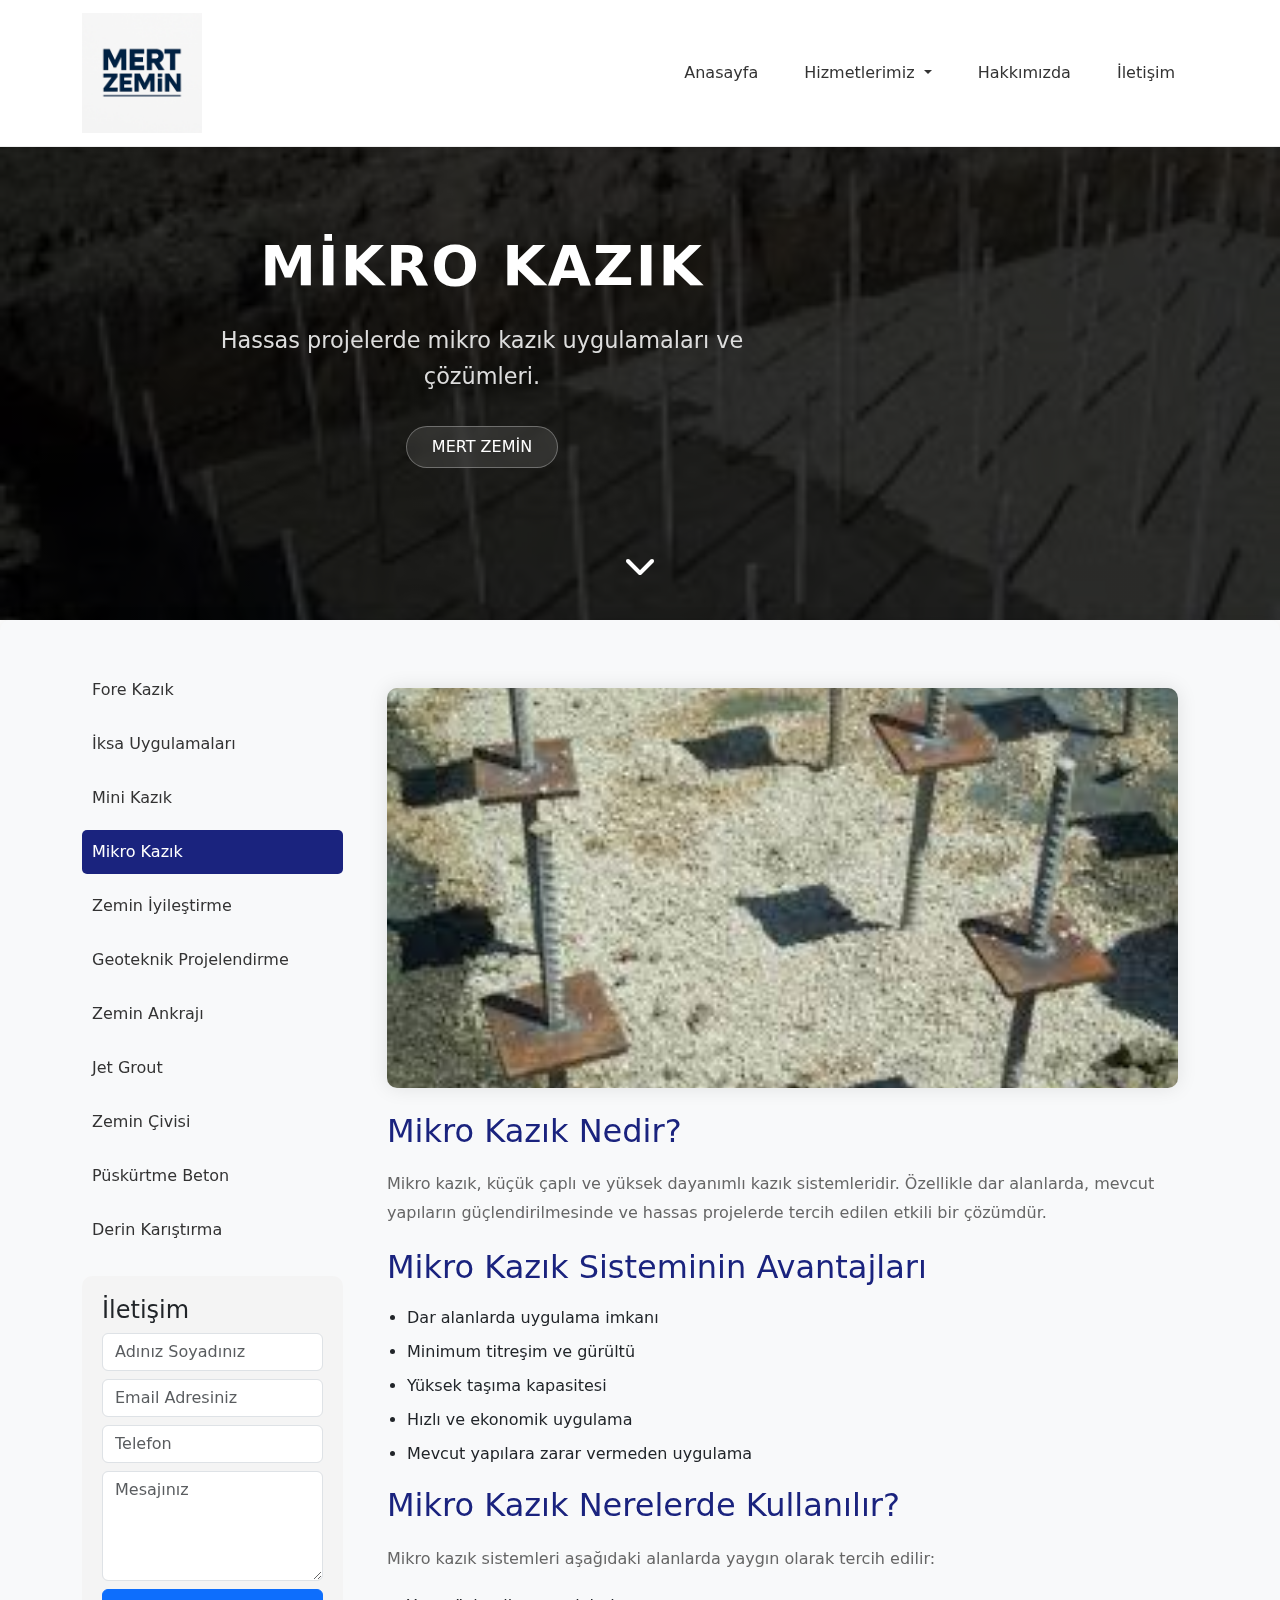
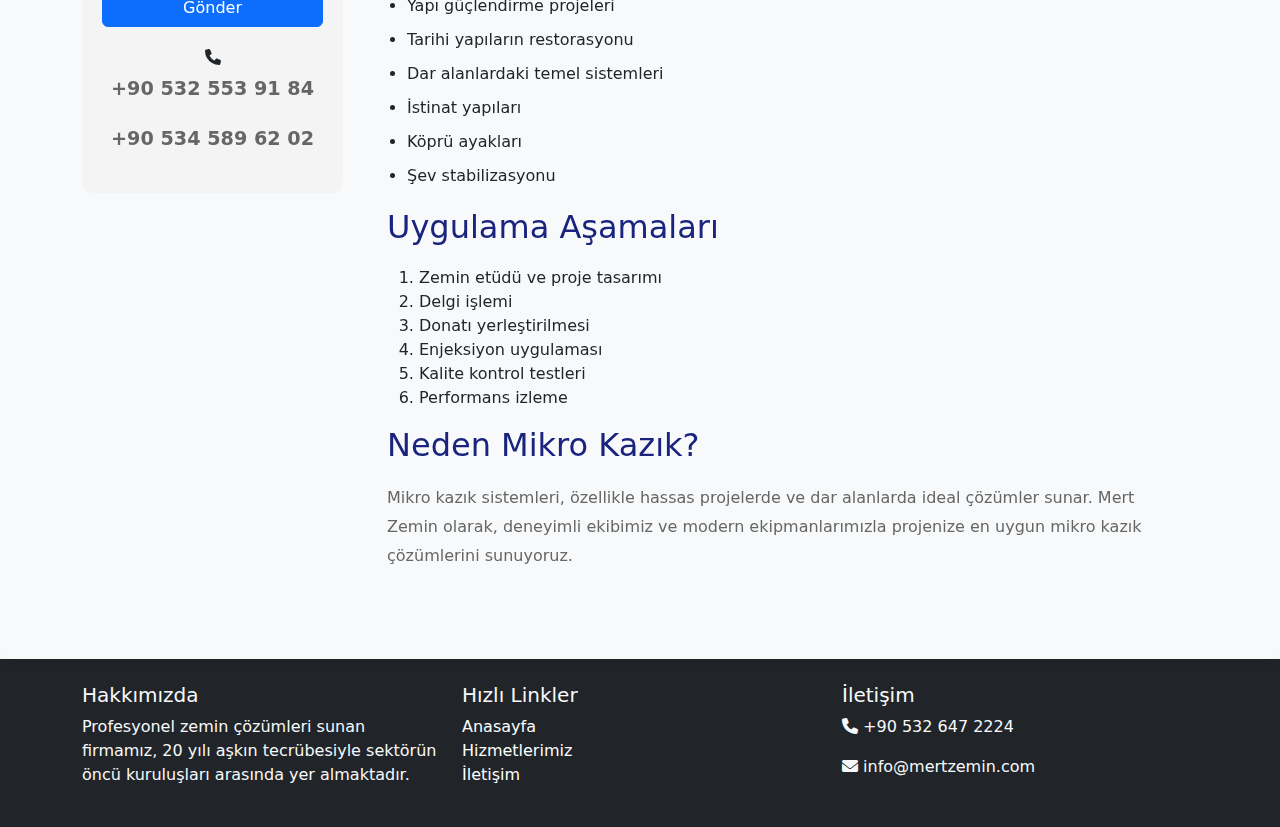
<file: mikro-kazik.html>
<!DOCTYPE html>
<html lang="tr">
<head>
    <meta charset="UTF-8">
    <meta name="viewport" content="width=device-width, initial-scale=1.0">
    <title>Mikro Kazık - Mert Zemin</title>
    <link rel="stylesheet" href="css/style.css">
    <!-- Bootstrap CSS -->
    <link href="https://cdn.jsdelivr.net/npm/bootstrap@5.3.0/dist/css/bootstrap.min.css" rel="stylesheet">
    <!-- Font Awesome -->
    <link rel="stylesheet" href="https://cdnjs.cloudflare.com/ajax/libs/font-awesome/6.0.0/css/all.min.css">
</head>
<body>
    <!-- Üst Menü -->
    <header class="fixed-top">
        <nav class="navbar navbar-expand-lg navbar-light bg-white shadow-sm">
            <div class="container">
                <a class="navbar-brand" href="index.html">
                    <img src="images/logo.png" alt="Mert Zemin Logo">
                </a>
                <button class="navbar-toggler" type="button" data-bs-toggle="collapse" data-bs-target="#navbarNav">
                    <span class="navbar-toggler-icon"></span>
                </button>
                <div class="collapse navbar-collapse" id="navbarNav">
                    <ul class="navbar-nav ms-auto">
                        <li class="nav-item"><a class="nav-link" href="index.html">Anasayfa</a></li>
                        <li class="nav-item dropdown">
                            <a class="nav-link dropdown-toggle" href="index.html#services" id="navbarDropdown" role="button" data-bs-toggle="dropdown" aria-expanded="false">
                                Hizmetlerimiz
                            </a>
                            <ul class="dropdown-menu" aria-labelledby="navbarDropdown">
                                <li><a class="dropdown-item" href="fore-kazik.html">Fore Kazık</a></li>
                                <li><a class="dropdown-item" href="iksa.html">İksa Uygulamaları</a></li>
                                <li><a class="dropdown-item" href="mini-kazik.html">Mini Kazık</a></li>
                                <li><a class="dropdown-item" href="mikro-kazik.html">Mikro Kazık</a></li>
                                <li><a class="dropdown-item" href="zemin-iyilestirme.html">Zemin İyileştirme</a></li>
                                <li><a class="dropdown-item" href="geoteknik.html">Geoteknik Projelendirme</a></li>
                                <li><a class="dropdown-item" href="ankraj.html">Zemin Ankrajı</a></li>
                                <li><a class="dropdown-item" href="jet-grout.html">Jet Grout</a></li>
                                <li><a class="dropdown-item" href="zemin-civisi.html">Zemin Çivisi</a></li>
                                <li><a class="dropdown-item" href="puskurtme-beton.html">Püskürtme Beton</a></li>
                                <li><a class="dropdown-item" href="derin-karistirma.html">Derin Karıştırma</a></li>
                            </ul>
                        </li>
                        <li class="nav-item"><a class="nav-link" href="index.html#about">Hakkımızda</a></li>
                        <li class="nav-item"><a class="nav-link" href="contact.html">İletişim</a></li>
                    </ul>
                </div>
            </div>
        </nav>
    </header>

    <!-- Hero Section -->
    <section class="service-hero mikro-kazik-hero">
        <div class="hero-overlay"></div>
        <div class="container">
            <div class="hero-content">
                <h1>Mikro Kazık</h1>
                <p class="hero-description">Hassas projelerde mikro kazık uygulamaları ve çözümleri.</p>
                <div class="service-tag">MERT ZEMİN</div>
            </div>
        </div>
        <div class="scroll-down">
            <i class="fas fa-chevron-down"></i>
        </div>
    </section>

    <!-- Hizmet İçeriği -->
    <section class="service-content py-5">
        <div class="container">
            <div class="row">
                <!-- Sol Menü -->
                <div class="col-lg-3">
                    <div class="service-menu">
                        <ul class="list-unstyled">
                            <li><a href="fore-kazik.html">Fore Kazık</a></li>
                            <li><a href="iksa.html">İksa Uygulamaları</a></li>
                            <li><a href="mini-kazik.html">Mini Kazık</a></li>
                            <li><a href="mikro-kazik.html" class="active">Mikro Kazık</a></li>
                            <li><a href="zemin-iyilestirme.html">Zemin İyileştirme</a></li>
                            <li><a href="geoteknik.html">Geoteknik Projelendirme</a></li>
                            <li><a href="ankraj.html">Zemin Ankrajı</a></li>
                            <li><a href="jet-grout.html">Jet Grout</a></li>
                            <li><a href="zemin-civisi.html">Zemin Çivisi</a></li>
                            <li><a href="puskurtme-beton.html">Püskürtme Beton</a></li>
                            <li><a href="derin-karistirma.html">Derin Karıştırma</a></li>
                        </ul>
                    </div>

                    <!-- İletişim Formu -->
                    <div class="contact-form mt-4">
                        <h4>İletişim</h4>
                        <form>
                            <input type="text" class="form-control mb-2" placeholder="Adınız Soyadınız">
                            <input type="email" class="form-control mb-2" placeholder="Email Adresiniz">
                            <input type="tel" class="form-control mb-2" placeholder="Telefon">
                            <textarea class="form-control mb-2" rows="4" placeholder="Mesajınız"></textarea>
                            <button type="submit" class="btn btn-primary w-100">Gönder</button>
                        </form>
                        <div class="phone mt-3">
                            <i class="fas fa-phone"></i>
                            <a href="tel:532 553 91 84"><p>+90 532 553 91 84</p>
                            <p>+90 534 589 62 02</p></a>
                        </div>
                    </div>
                </div>

                <!-- Sağ İçerik -->
                <div class="col-lg-9">
                    <div class="service-detail">
                        <!-- Resim Slider -->
                        <div id="mikroKazikSlider" class="carousel slide mb-4" data-bs-ride="carousel" data-bs-interval="3000">
                            <div class="carousel-inner">
                                <div class="carousel-item active">
                                    <img src="images/mikro.jpg" class="d-block w-100" alt="Mikro Kazık Uygulaması 1">
                                </div>
                                <div class="carousel-item">
                                    <img src="images/mikro1.jpg" class="d-block w-100" alt="Mikro Kazık Uygulaması 2">
                                </div>
                            </div>
                        </div>

                        <h2>Mikro Kazık Nedir?</h2>
                        <p>Mikro kazık, küçük çaplı ve yüksek dayanımlı kazık sistemleridir. Özellikle dar alanlarda, mevcut yapıların güçlendirilmesinde ve hassas projelerde tercih edilen etkili bir çözümdür.</p>

                        <h2>Mikro Kazık Sisteminin Avantajları</h2>
                        <ul>
                            <li>Dar alanlarda uygulama imkanı</li>
                            <li>Minimum titreşim ve gürültü</li>
                            <li>Yüksek taşıma kapasitesi</li>
                            <li>Hızlı ve ekonomik uygulama</li>
                            <li>Mevcut yapılara zarar vermeden uygulama</li>
                        </ul>

                        <h2>Mikro Kazık Nerelerde Kullanılır?</h2>
                        <p>Mikro kazık sistemleri aşağıdaki alanlarda yaygın olarak tercih edilir:</p>
                        <ul>
                            <li>Yapı güçlendirme projeleri</li>
                            <li>Tarihi yapıların restorasyonu</li>
                            <li>Dar alanlardaki temel sistemleri</li>
                            <li>İstinat yapıları</li>
                            <li>Köprü ayakları</li>
                            <li>Şev stabilizasyonu</li>
                        </ul>

                        <h2>Uygulama Aşamaları</h2>
                        <ol>
                            <li>Zemin etüdü ve proje tasarımı</li>
                            <li>Delgi işlemi</li>
                            <li>Donatı yerleştirilmesi</li>
                            <li>Enjeksiyon uygulaması</li>
                            <li>Kalite kontrol testleri</li>
                            <li>Performans izleme</li>
                        </ol>

                        <h2>Neden Mikro Kazık?</h2>
                        <p>Mikro kazık sistemleri, özellikle hassas projelerde ve dar alanlarda ideal çözümler sunar. Mert Zemin olarak, deneyimli ekibimiz ve modern ekipmanlarımızla projenize en uygun mikro kazık çözümlerini sunuyoruz.</p>
                    </div>
                </div>
            </div>
        </div>
    </section>

    <!-- Footer -->
    <footer class="bg-dark text-light py-4">
        <div class="container">
            <div class="row">
                <div class="col-md-4">
                    <h5>Hakkımızda</h5>
                    <p>Profesyonel zemin çözümleri sunan firmamız, 20 yılı aşkın tecrübesiyle sektörün öncü kuruluşları arasında yer almaktadır.</p>
                </div>
                <div class="col-md-4">
                    <h5>Hızlı Linkler</h5>
                    <ul class="list-unstyled">
                        <li><a href="index.html">Anasayfa</a></li>
                        <li><a href="services.html">Hizmetlerimiz</a></li>
                        <li><a href="fore-kazik.html">İletişim</a></li>
                    </ul>
                </div>
                <div class="col-md-4">
                    <h5>İletişim</h5>
                    <p><i class="fas fa-phone"></i> +90 532 647 2224</p>
                    <p><i class="fas fa-envelope"></i> info@mertzemin.com</p>
                </div>
            </div>
        </div>
    </footer>

    <!-- Bootstrap JS -->
    <script src="https://cdn.jsdelivr.net/npm/bootstrap@5.3.0/dist/js/bootstrap.bundle.min.js"></script>
</body>
</html>
</file>
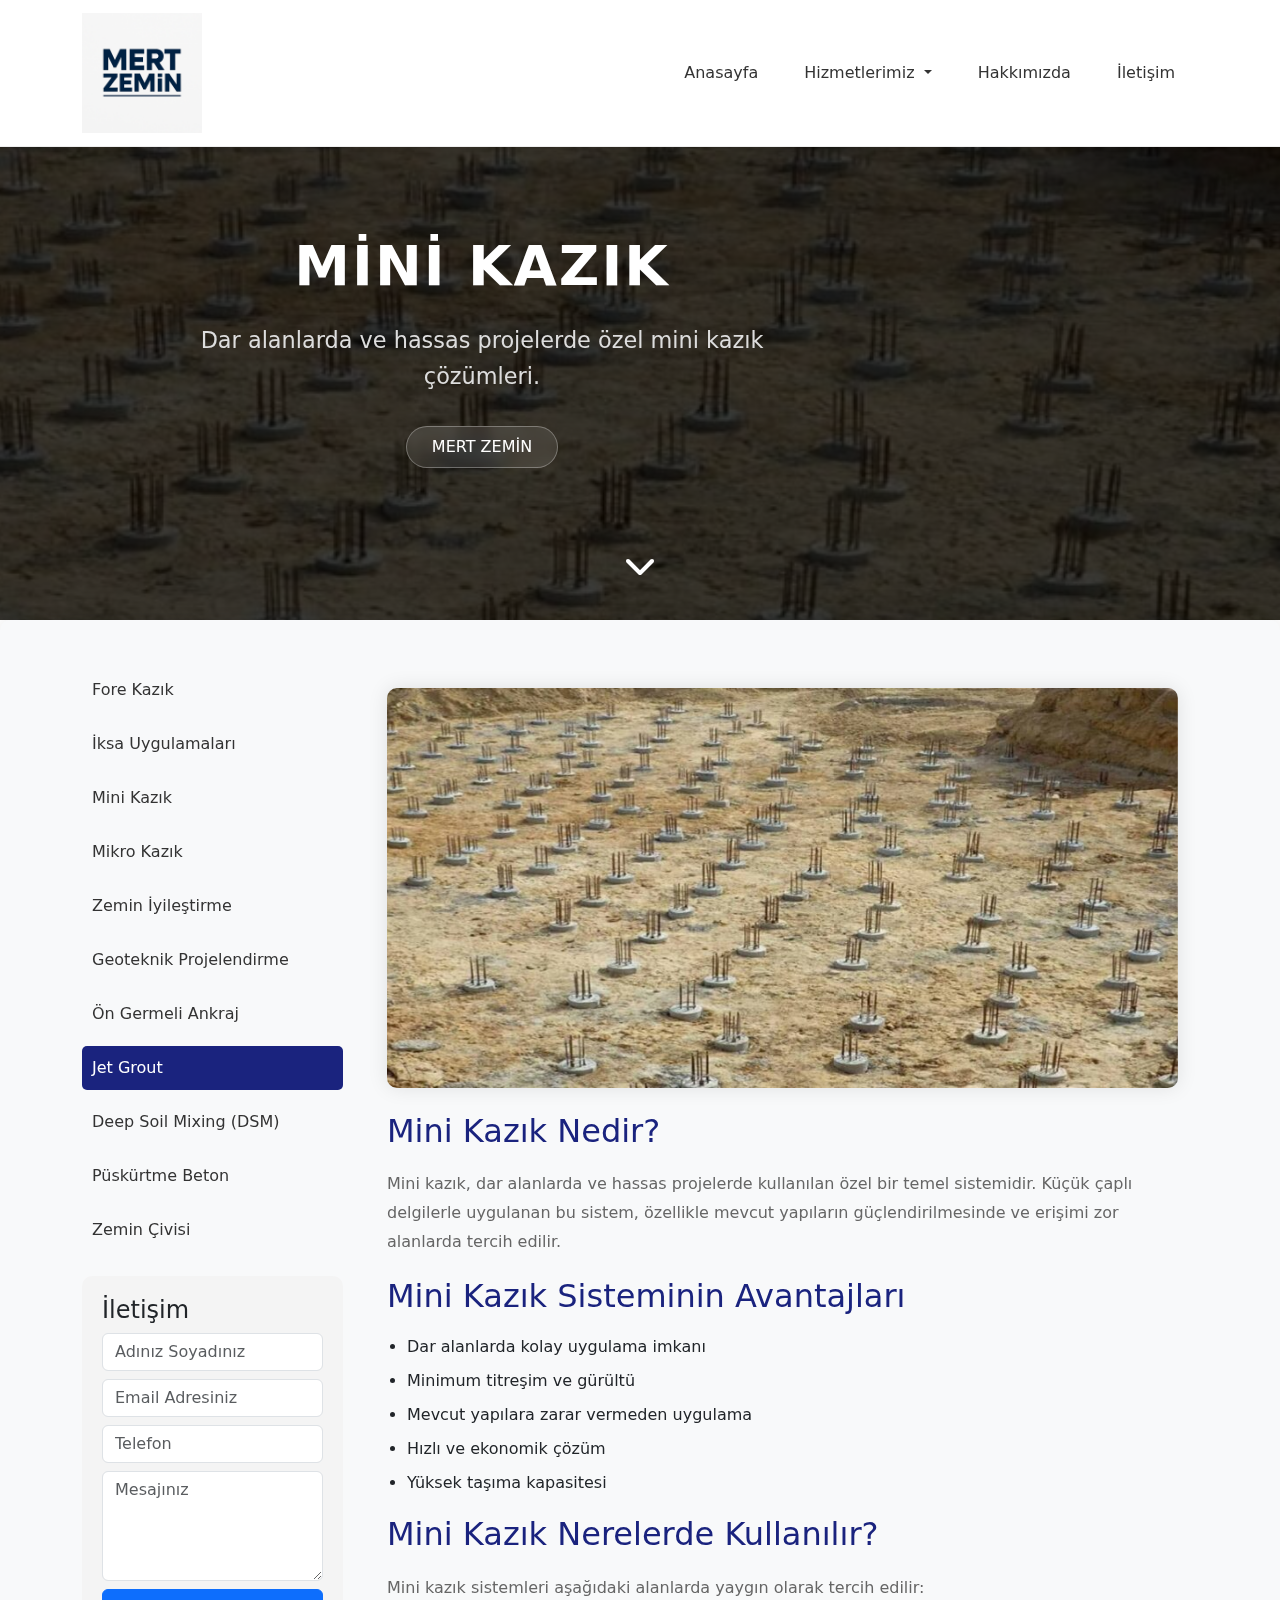
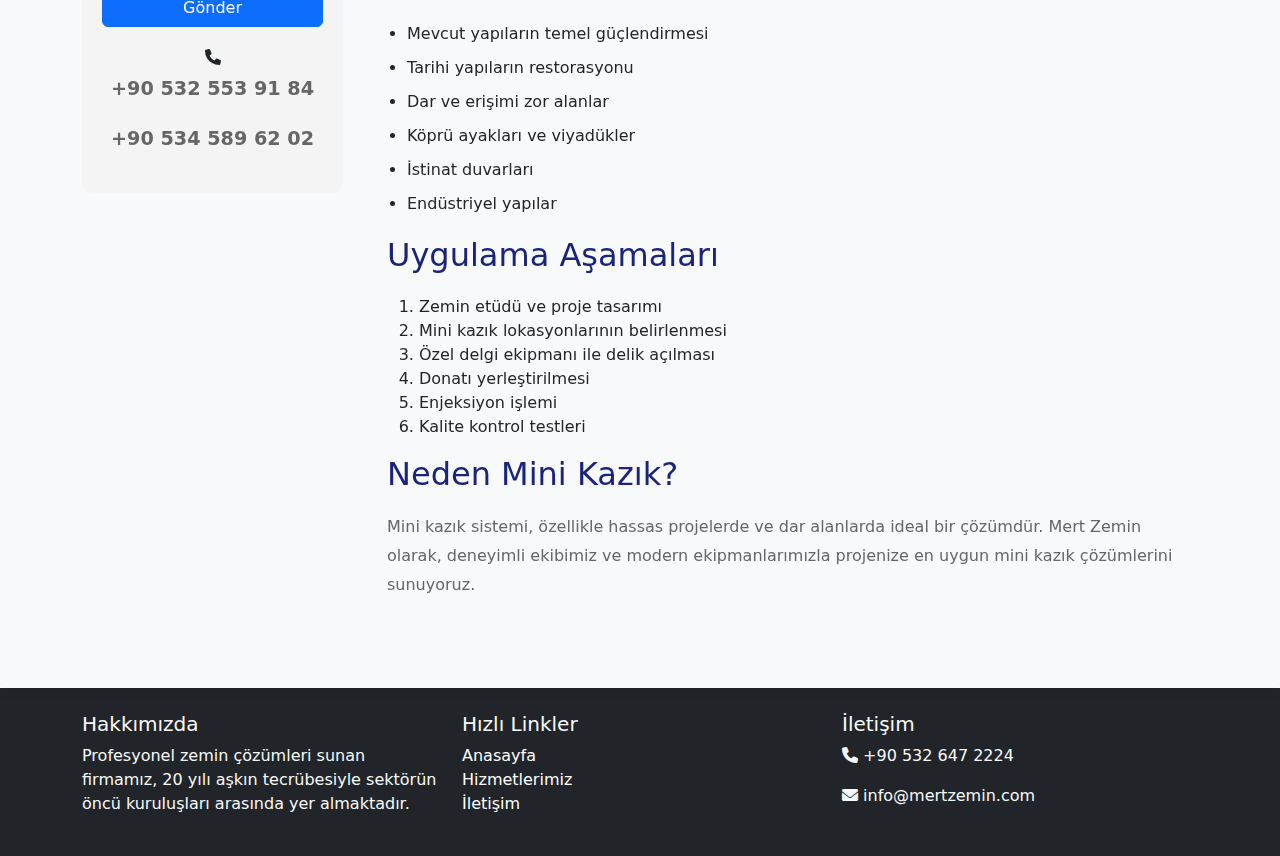
<file: mini-kazik.html>
<!DOCTYPE html>
<html lang="tr">
<head>
    <meta charset="UTF-8">
    <meta name="viewport" content="width=device-width, initial-scale=1.0">
    <title>Mini Kazık - Mert Zemin</title>
    <link rel="stylesheet" href="css/style.css">
    <!-- Bootstrap CSS -->
    <link href="https://cdn.jsdelivr.net/npm/bootstrap@5.3.0/dist/css/bootstrap.min.css" rel="stylesheet">
    <!-- Font Awesome -->
    <link rel="stylesheet" href="https://cdnjs.cloudflare.com/ajax/libs/font-awesome/6.0.0/css/all.min.css">
</head>
<body>
    <!-- Üst Menü -->
    <header class="fixed-top">
        <nav class="navbar navbar-expand-lg navbar-light bg-white shadow-sm">
            <div class="container">
                <a class="navbar-brand" href="index.html">
                    <img src="images/logo.png" alt="Mert Zemin Logo">
                </a>
                <button class="navbar-toggler" type="button" data-bs-toggle="collapse" data-bs-target="#navbarNav">
                    <span class="navbar-toggler-icon"></span>
                </button>
                <div class="collapse navbar-collapse" id="navbarNav">
                    <ul class="navbar-nav ms-auto">
                        <li class="nav-item"><a class="nav-link" href="index.html">Anasayfa</a></li>
                        <li class="nav-item dropdown">
                            <a class="nav-link dropdown-toggle" href="index.html#services" id="navbarDropdown" role="button" data-bs-toggle="dropdown" aria-expanded="false">
                                Hizmetlerimiz
                            </a>
                            <ul class="dropdown-menu" aria-labelledby="navbarDropdown">
                                <li><a class="dropdown-item" href="fore-kazik.html">Fore Kazık</a></li>
                                <li><a class="dropdown-item" href="iksa.html">İksa Uygulamaları</a></li>
                                <li><a class="dropdown-item" href="mini-kazik.html">Mini Kazık</a></li>
                                <li><a class="dropdown-item" href="mikro-kazik.html">Mikro Kazık</a></li>
                                <li><a class="dropdown-item" href="zemin-iyilestirme.html">Zemin İyileştirme</a></li>
                                <li><a class="dropdown-item" href="geoteknik.html">Geoteknik Projelendirme</a></li>
                                <li><a class="dropdown-item" href="ankraj.html">Zemin Ankrajı</a></li>
                                <li><a class="dropdown-item" href="jet-grout.html">Jet Grout</a></li>
                                <li><a class="dropdown-item" href="zemin-civisi.html">Zemin Çivisi</a></li>
                                <li><a class="dropdown-item" href="puskurtme-beton.html">Püskürtme Beton</a></li>
                                <li><a class="dropdown-item" href="derin-karistirma.html">Derin Karıştırma</a></li>
                            </ul>
                        </li>
                        <li class="nav-item"><a class="nav-link" href="index.html#about">Hakkımızda</a></li>
                        <li class="nav-item"><a class="nav-link" href="contact.html">İletişim</a></li>
                    </ul>
                </div>
            </div>
        </nav>
    </header>

    <!-- Hero Section -->
    <section class="service-hero mini-kazik-hero">
        <div class="hero-overlay"></div>
        <div class="container">
            <div class="hero-content">
                <h1>Mini Kazık</h1>
                <p class="hero-description">Dar alanlarda ve hassas projelerde özel mini kazık çözümleri.</p>
                <div class="service-tag">MERT ZEMİN</div>
            </div>
        </div>
        <div class="scroll-down">
            <i class="fas fa-chevron-down"></i>
        </div>
    </section>

    <!-- Hizmet İçeriği -->
    <section class="service-content py-5">
        <div class="container">
            <div class="row">
                <!-- Sol Menü -->
                <div class="col-lg-3">
                    <div class="service-menu">
                        <ul class="list-unstyled">
                            <li><a href="fore-kazik.html">Fore Kazık</a></li>
                            <li><a href="iksa.html">İksa Uygulamaları</a></li>
                            <li><a href="mini-kazik.html">Mini Kazık</a></li>
                            <li><a href="mikro-kazik.html">Mikro Kazık</a></li>
                            <li><a href="zemin-iyilestirme.html">Zemin İyileştirme</a></li>
                            <li><a href="geoteknik.html">Geoteknik Projelendirme</a></li>
                            <li><a href="ankraj.html">Ön Germeli Ankraj</a></li>
                            <li><a href="jet-grout.html" class="active">Jet Grout</a></li>
                            <li><a href="derin-karistirma.html">Deep Soil Mixing (DSM)</a></li>
                            <li><a href="puskurtme-beton.html">Püskürtme Beton</a></li>
                            <li><a href="zemin-civisi.html">Zemin Çivisi</a></li>
                        </ul>
                    </div>

                    <!-- İletişim Formu -->
                    <div class="contact-form mt-4">
                        <h4>İletişim</h4>
                        <form>
                            <input type="text" class="form-control mb-2" placeholder="Adınız Soyadınız">
                            <input type="email" class="form-control mb-2" placeholder="Email Adresiniz">
                            <input type="tel" class="form-control mb-2" placeholder="Telefon">
                            <textarea class="form-control mb-2" rows="4" placeholder="Mesajınız"></textarea>
                            <button type="submit" class="btn btn-primary w-100">Gönder</button>
                        </form>
                        <div class="phone mt-3">
                            <i class="fas fa-phone"></i>
                            <a href="tel:532 553 91 84"><p>+90 532 553 91 84</p>
                            <p>+90 534 589 62 02</p></a>
                        </div>
                    </div>
                </div>

                <!-- Sağ İçerik -->
                <div class="col-lg-9">
                    <div class="service-detail">
                        <!-- Resim Slider -->
                        <div id="miniKazikSlider" class="carousel slide mb-4" data-bs-ride="carousel" data-bs-interval="3000">
                            <div class="carousel-inner">
                                <div class="carousel-item active">
                                    <img src="images/mini.jpg" class="d-block w-100" alt="Mini Kazık Uygulaması">
                                </div>
                            </div>
                        </div>

                        <h2>Mini Kazık Nedir?</h2>
                        <p>Mini kazık, dar alanlarda ve hassas projelerde kullanılan özel bir temel sistemidir. Küçük çaplı delgilerle uygulanan bu sistem, özellikle mevcut yapıların güçlendirilmesinde ve erişimi zor alanlarda tercih edilir.</p>

                        <h2>Mini Kazık Sisteminin Avantajları</h2>
                        <ul>
                            <li>Dar alanlarda kolay uygulama imkanı</li>
                            <li>Minimum titreşim ve gürültü</li>
                            <li>Mevcut yapılara zarar vermeden uygulama</li>
                            <li>Hızlı ve ekonomik çözüm</li>
                            <li>Yüksek taşıma kapasitesi</li>
                        </ul>

                        <h2>Mini Kazık Nerelerde Kullanılır?</h2>
                        <p>Mini kazık sistemleri aşağıdaki alanlarda yaygın olarak tercih edilir:</p>
                        <ul>
                            <li>Mevcut yapıların temel güçlendirmesi</li>
                            <li>Tarihi yapıların restorasyonu</li>
                            <li>Dar ve erişimi zor alanlar</li>
                            <li>Köprü ayakları ve viyadükler</li>
                            <li>İstinat duvarları</li>
                            <li>Endüstriyel yapılar</li>
                        </ul>

                        <h2>Uygulama Aşamaları</h2>
                        <ol>
                            <li>Zemin etüdü ve proje tasarımı</li>
                            <li>Mini kazık lokasyonlarının belirlenmesi</li>
                            <li>Özel delgi ekipmanı ile delik açılması</li>
                            <li>Donatı yerleştirilmesi</li>
                            <li>Enjeksiyon işlemi</li>
                            <li>Kalite kontrol testleri</li>
                        </ol>

                        <h2>Neden Mini Kazık?</h2>
                        <p>Mini kazık sistemi, özellikle hassas projelerde ve dar alanlarda ideal bir çözümdür. Mert Zemin olarak, deneyimli ekibimiz ve modern ekipmanlarımızla projenize en uygun mini kazık çözümlerini sunuyoruz.</p>
                    </div>
                </div>
            </div>
        </div>
    </section>

    <!-- Footer -->
    <footer class="bg-dark text-light py-4">
        <div class="container">
            <div class="row">
                <div class="col-md-4">
                    <h5>Hakkımızda</h5>
                    <p>Profesyonel zemin çözümleri sunan firmamız, 20 yılı aşkın tecrübesiyle sektörün öncü kuruluşları arasında yer almaktadır.</p>
                </div>
                <div class="col-md-4">
                    <h5>Hızlı Linkler</h5>
                    <ul class="list-unstyled">
                        <li><a href="index.html">Anasayfa</a></li>
                        <li><a href="services.html">Hizmetlerimiz</a></li>
                        <li><a href="fore-kazik.html">İletişim</a></li>
                    </ul>
                </div>
                <div class="col-md-4">
                    <h5>İletişim</h5>
                    <p><i class="fas fa-phone"></i> +90 532 647 2224</p>
                    <p><i class="fas fa-envelope"></i> info@mertzemin.com</p>
                </div>
            </div>
        </div>
    </footer>

    <!-- Bootstrap JS -->
    <script src="https://cdn.jsdelivr.net/npm/bootstrap@5.3.0/dist/js/bootstrap.bundle.min.js"></script>
</body>
</html>
</file>
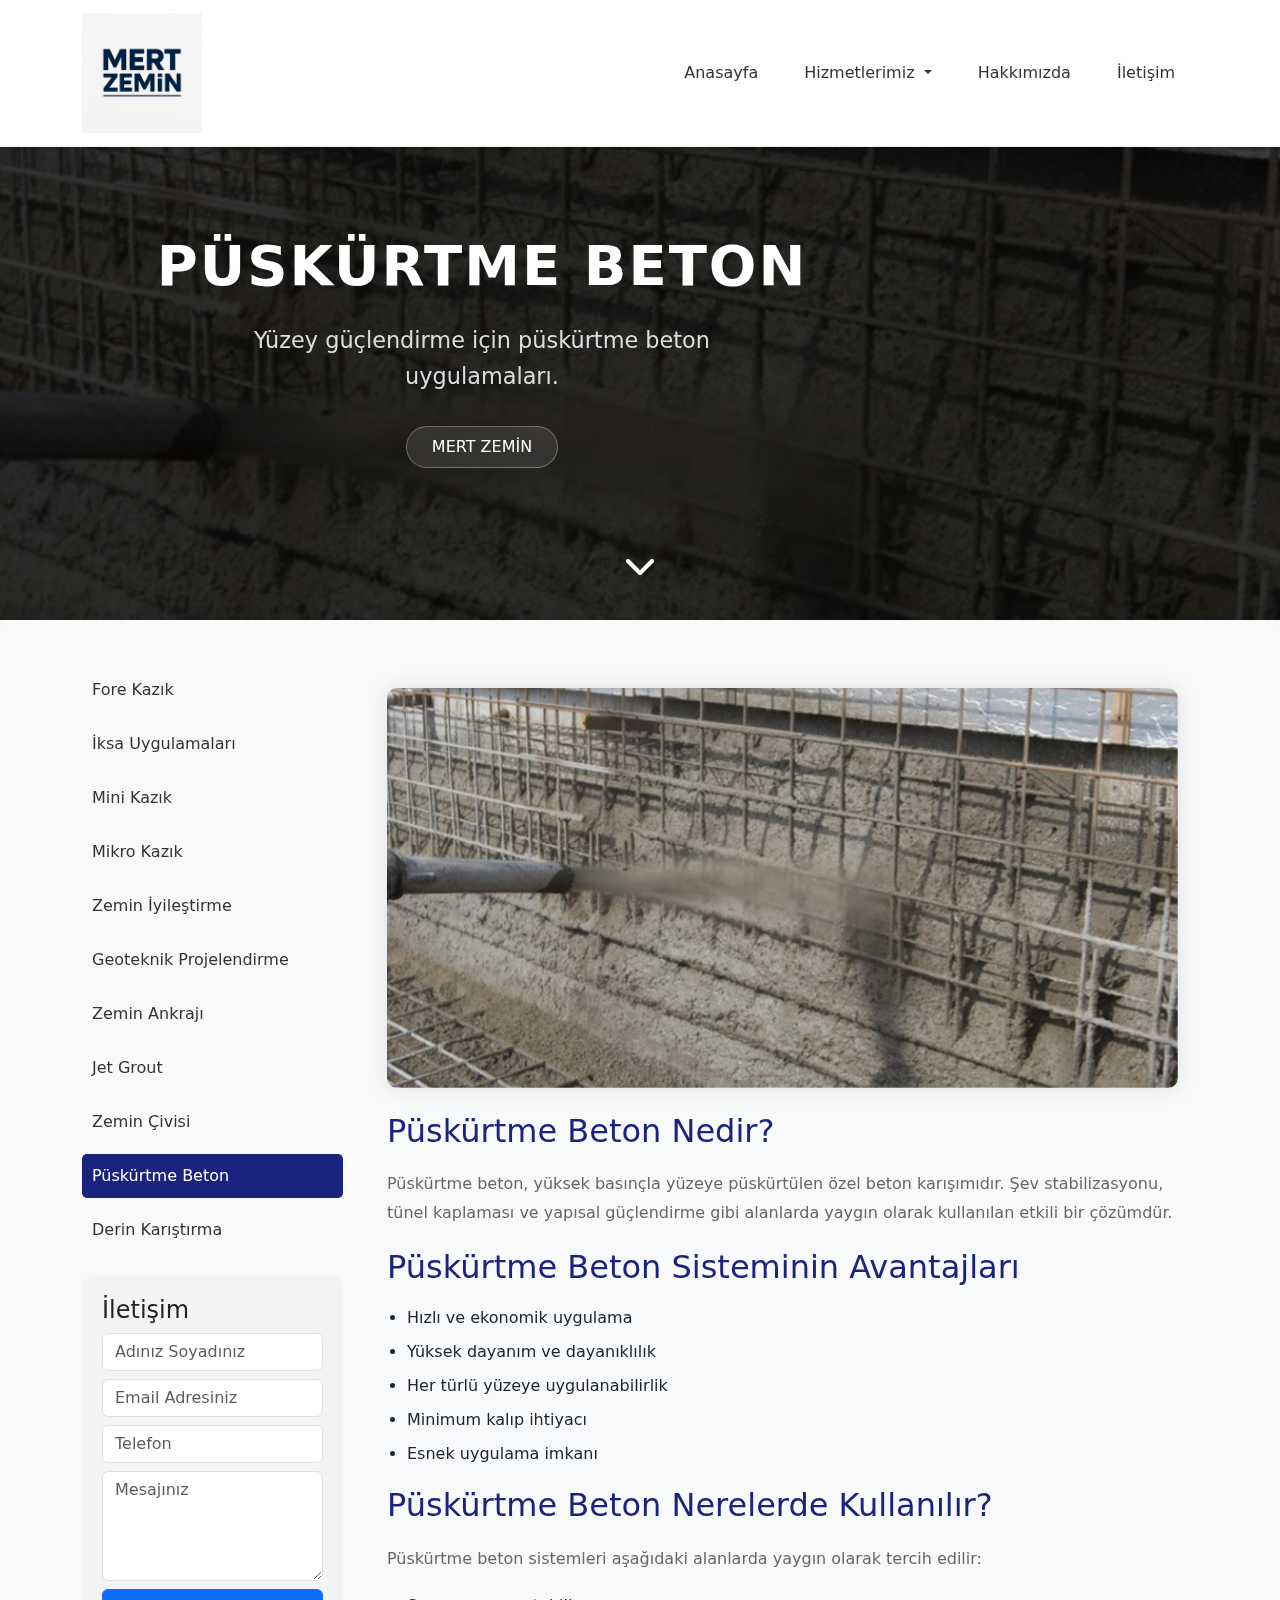
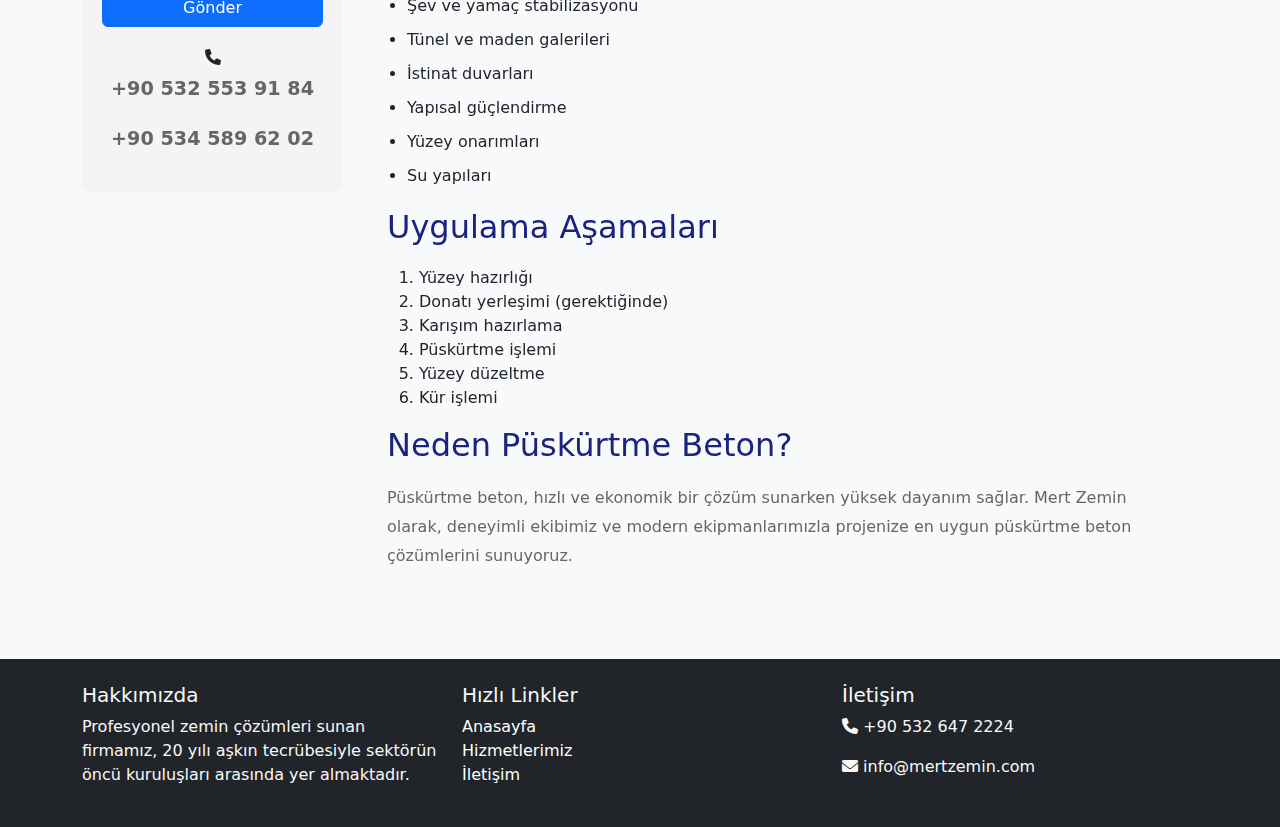
<file: puskurtme-beton.html>
<!DOCTYPE html>
<html lang="tr">
<head>
    <meta charset="UTF-8">
    <meta name="viewport" content="width=device-width, initial-scale=1.0">
    <title>Püskürtme Beton - Mert Zemin</title>
    <link rel="stylesheet" href="css/style.css">
    <!-- Bootstrap CSS -->
    <link href="https://cdn.jsdelivr.net/npm/bootstrap@5.3.0/dist/css/bootstrap.min.css" rel="stylesheet">
    <!-- Font Awesome -->
    <link rel="stylesheet" href="https://cdnjs.cloudflare.com/ajax/libs/font-awesome/6.0.0/css/all.min.css">
</head>
<body>
    <!-- Üst Menü -->
    <header class="fixed-top">
        <nav class="navbar navbar-expand-lg navbar-light bg-white shadow-sm">
            <div class="container">
                <a class="navbar-brand" href="index.html">
                    <img src="images/logo.png" alt="Mert Zemin Logo">
                </a>
                <button class="navbar-toggler" type="button" data-bs-toggle="collapse" data-bs-target="#navbarNav">
                    <span class="navbar-toggler-icon"></span>
                </button>
                <div class="collapse navbar-collapse" id="navbarNav">
                    <ul class="navbar-nav ms-auto">
                        <li class="nav-item"><a class="nav-link" href="index.html">Anasayfa</a></li>
                        <li class="nav-item dropdown">
                            <a class="nav-link dropdown-toggle" href="index.html#services" id="navbarDropdown" role="button" data-bs-toggle="dropdown" aria-expanded="false">
                                Hizmetlerimiz
                            </a>
                            <ul class="dropdown-menu" aria-labelledby="navbarDropdown">
                                <li><a class="dropdown-item" href="fore-kazik.html">Fore Kazık</a></li>
                                <li><a class="dropdown-item" href="iksa.html">İksa Uygulamaları</a></li>
                                <li><a class="dropdown-item" href="mini-kazik.html">Mini Kazık</a></li>
                                <li><a class="dropdown-item" href="mikro-kazik.html">Mikro Kazık</a></li>
                                <li><a class="dropdown-item" href="zemin-iyilestirme.html">Zemin İyileştirme</a></li>
                                <li><a class="dropdown-item" href="geoteknik.html">Geoteknik Projelendirme</a></li>
                                <li><a class="dropdown-item" href="ankraj.html">Zemin Ankrajı</a></li>
                                <li><a class="dropdown-item" href="jet-grout.html">Jet Grout</a></li>
                                <li><a class="dropdown-item" href="zemin-civisi.html">Zemin Çivisi</a></li>
                                <li><a class="dropdown-item" href="puskurtme-beton.html">Püskürtme Beton</a></li>
                                <li><a class="dropdown-item" href="derin-karistirma.html">Derin Karıştırma</a></li>
                            </ul>
                        </li>
                        <li class="nav-item"><a class="nav-link" href="index.html#about">Hakkımızda</a></li>
                        <li class="nav-item"><a class="nav-link" href="contact.html">İletişim</a></li>
                    </ul>
                </div>
            </div>
        </nav>
    </header>

    <!-- Hero Section -->
    <section class="service-hero puskurtme-beton-hero">
        <div class="hero-overlay"></div>
        <div class="container">
            <div class="hero-content">
                <h1>Püskürtme Beton</h1>
                <p class="hero-description">Yüzey güçlendirme için püskürtme beton uygulamaları.</p>
                <div class="service-tag">MERT ZEMİN</div>
            </div>
        </div>
        <div class="scroll-down">
            <i class="fas fa-chevron-down"></i>
        </div>
    </section>

    <!-- Hizmet İçeriği -->
    <section class="service-content py-5">
        <div class="container">
            <div class="row">
                <!-- Sol Menü -->
                <div class="col-lg-3">
                    <div class="service-menu">
                        <ul class="list-unstyled">
                            <li><a href="fore-kazik.html">Fore Kazık</a></li>
                            <li><a href="iksa.html">İksa Uygulamaları</a></li>
                            <li><a href="mini-kazik.html">Mini Kazık</a></li>
                            <li><a href="mikro-kazik.html">Mikro Kazık</a></li>
                            <li><a href="zemin-iyilestirme.html">Zemin İyileştirme</a></li>
                            <li><a href="geoteknik.html">Geoteknik Projelendirme</a></li>
                            <li><a href="ankraj.html">Zemin Ankrajı</a></li>
                            <li><a href="jet-grout.html">Jet Grout</a></li>
                            <li><a href="zemin-civisi.html">Zemin Çivisi</a></li>
                            <li><a href="puskurtme-beton.html" class="active">Püskürtme Beton</a></li>
                            <li><a href="derin-karistirma.html">Derin Karıştırma</a></li>
                        </ul>
                    </div>

                    <!-- İletişim Formu -->
                    <div class="contact-form mt-4">
                        <h4>İletişim</h4>
                        <form>
                            <input type="text" class="form-control mb-2" placeholder="Adınız Soyadınız">
                            <input type="email" class="form-control mb-2" placeholder="Email Adresiniz">
                            <input type="tel" class="form-control mb-2" placeholder="Telefon">
                            <textarea class="form-control mb-2" rows="4" placeholder="Mesajınız"></textarea>
                            <button type="submit" class="btn btn-primary w-100">Gönder</button>
                        </form>
                        <div class="phone mt-3">
                            <i class="fas fa-phone"></i>
                            <a href="tel:532 553 91 84"><p>+90 532 553 91 84</p>
                            <p>+90 534 589 62 02</p></a>
                        </div>
                    </div>
                </div>

                <!-- Sağ İçerik -->
                <div class="col-lg-9">
                    <div class="service-detail">
                        <!-- Resim Slider -->
                        <div id="puskurtmeBetonSlider" class="carousel slide mb-4" data-bs-ride="carousel" data-bs-interval="3000">
                            <div class="carousel-inner">
                                <div class="carousel-item active">
                                    <img src="images\püskürtme1.jpg" class="d-block w-100" alt="Püskürtme Beton Uygulaması 1">
                                </div>
                                <div class="carousel-item">
                                    <img src="images\püskürtme2.jpg" class="d-block w-100" alt="Püskürtme Beton Uygulaması 2">
                                </div>
                            </div>
                        </div>

                        <h2>Püskürtme Beton Nedir?</h2>
                        <p>Püskürtme beton, yüksek basınçla yüzeye püskürtülen özel beton karışımıdır. Şev stabilizasyonu, tünel kaplaması ve yapısal güçlendirme gibi alanlarda yaygın olarak kullanılan etkili bir çözümdür.</p>

                        <h2>Püskürtme Beton Sisteminin Avantajları</h2>
                        <ul>
                            <li>Hızlı ve ekonomik uygulama</li>
                            <li>Yüksek dayanım ve dayanıklılık</li>
                            <li>Her türlü yüzeye uygulanabilirlik</li>
                            <li>Minimum kalıp ihtiyacı</li>
                            <li>Esnek uygulama imkanı</li>
                        </ul>

                        <h2>Püskürtme Beton Nerelerde Kullanılır?</h2>
                        <p>Püskürtme beton sistemleri aşağıdaki alanlarda yaygın olarak tercih edilir:</p>
                        <ul>
                            <li>Şev ve yamaç stabilizasyonu</li>
                            <li>Tünel ve maden galerileri</li>
                            <li>İstinat duvarları</li>
                            <li>Yapısal güçlendirme</li>
                            <li>Yüzey onarımları</li>
                            <li>Su yapıları</li>
                        </ul>

                        <h2>Uygulama Aşamaları</h2>
                        <ol>
                            <li>Yüzey hazırlığı</li>
                            <li>Donatı yerleşimi (gerektiğinde)</li>
                            <li>Karışım hazırlama</li>
                            <li>Püskürtme işlemi</li>
                            <li>Yüzey düzeltme</li>
                            <li>Kür işlemi</li>
                        </ol>

                        <h2>Neden Püskürtme Beton?</h2>
                        <p>Püskürtme beton, hızlı ve ekonomik bir çözüm sunarken yüksek dayanım sağlar. Mert Zemin olarak, deneyimli ekibimiz ve modern ekipmanlarımızla projenize en uygun püskürtme beton çözümlerini sunuyoruz.</p>
                    </div>
                </div>
            </div>
        </div>
    </section>

    <!-- Footer -->
    <footer class="bg-dark text-light py-4">
        <div class="container">
            <div class="row">
                <div class="col-md-4">
                    <h5>Hakkımızda</h5>
                    <p>Profesyonel zemin çözümleri sunan firmamız, 20 yılı aşkın tecrübesiyle sektörün öncü kuruluşları arasında yer almaktadır.</p>
                </div>
                <div class="col-md-4">
                    <h5>Hızlı Linkler</h5>
                    <ul class="list-unstyled">
                        <li><a href="index.html">Anasayfa</a></li>
                        <li><a href="services.html">Hizmetlerimiz</a></li>
                        <li><a href="fore-kazik.html">İletişim</a></li>
                    </ul>
                </div>
                <div class="col-md-4">
                    <h5>İletişim</h5>
                    <p><i class="fas fa-phone"></i> +90 532 647 2224</p>
                    <p><i class="fas fa-envelope"></i> info@mertzemin.com</p>
                </div>
            </div>
        </div>
    </footer>

    <!-- Bootstrap JS -->
    <script src="https://cdn.jsdelivr.net/npm/bootstrap@5.3.0/dist/js/bootstrap.bundle.min.js"></script>
</body>
</html>
</file>
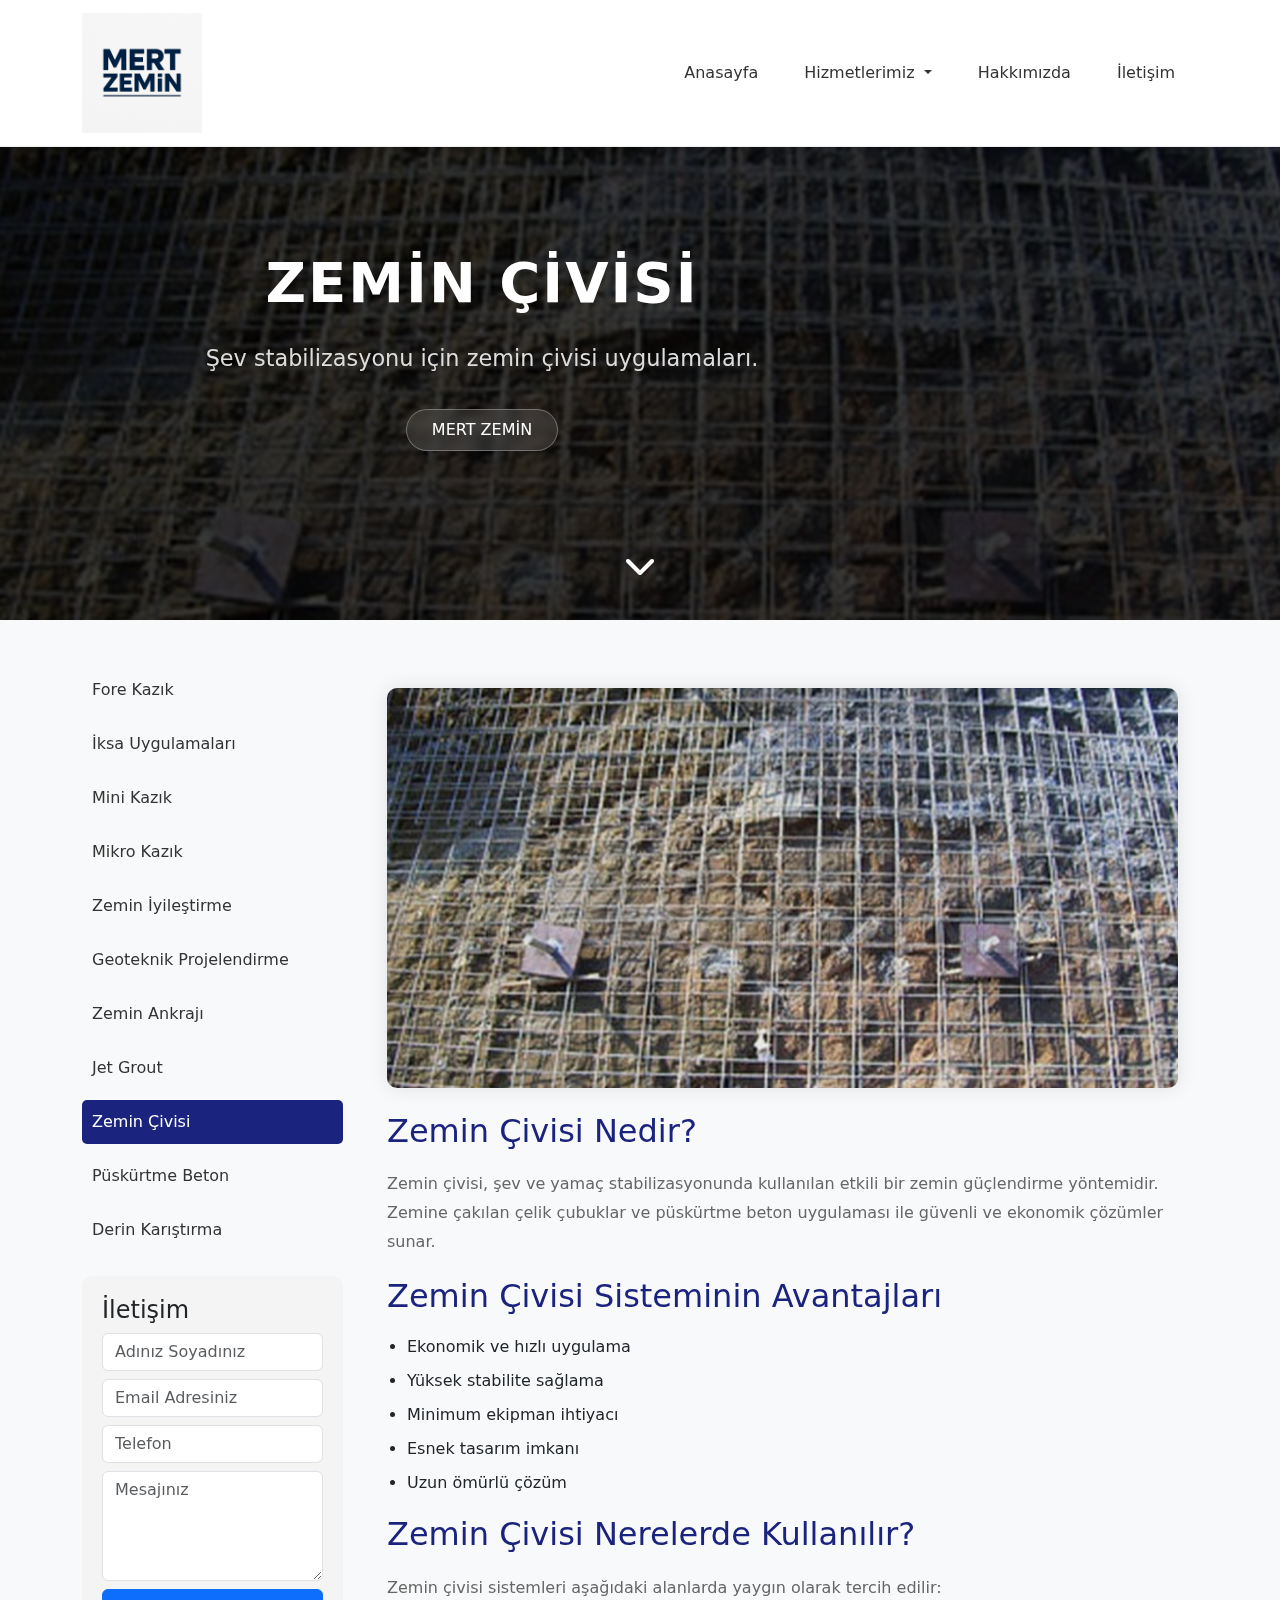
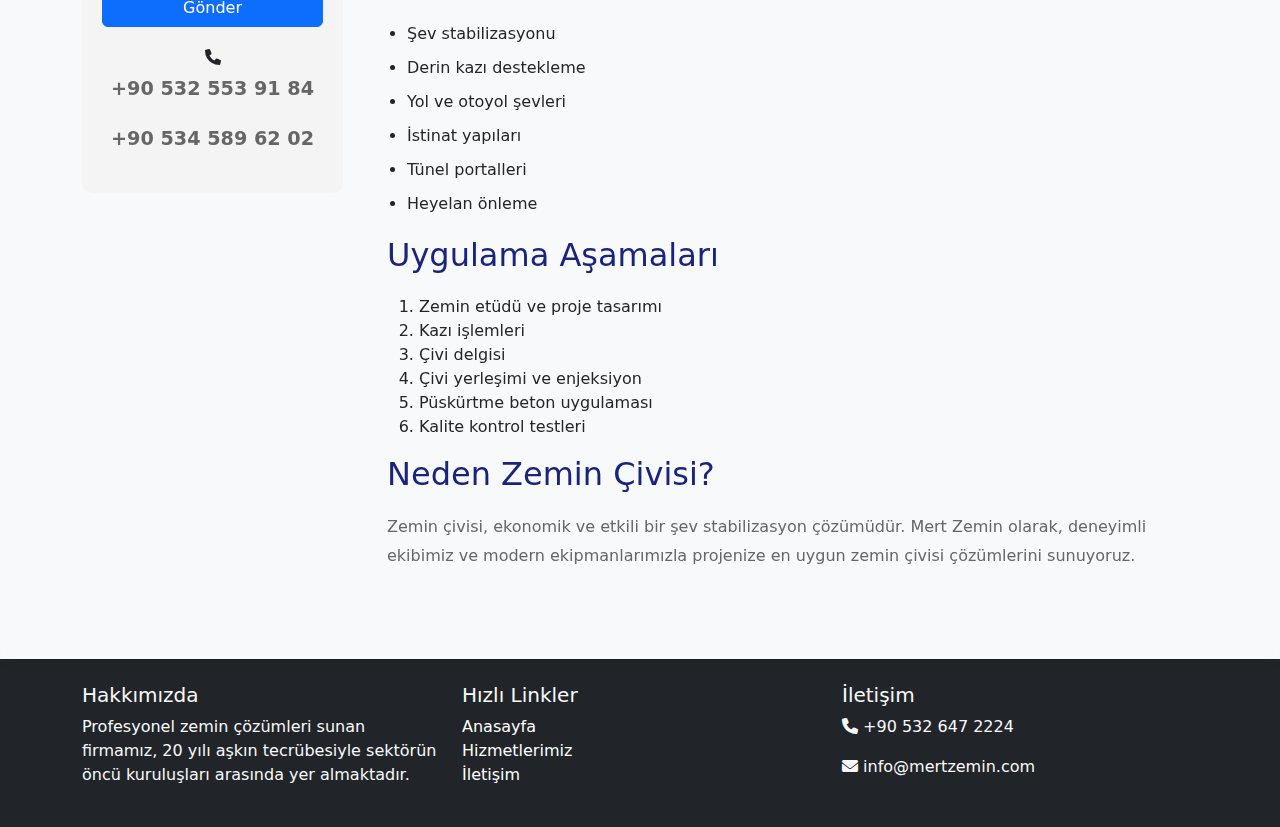
<file: zemin-civisi.html>
<!DOCTYPE html>
<html lang="tr">
<head>
    <meta charset="UTF-8">
    <meta name="viewport" content="width=device-width, initial-scale=1.0">
    <title>Zemin Çivisi - Mert Zemin</title>
    <link rel="stylesheet" href="css/style.css">
    <!-- Bootstrap CSS -->
    <link href="https://cdn.jsdelivr.net/npm/bootstrap@5.3.0/dist/css/bootstrap.min.css" rel="stylesheet">
    <!-- Font Awesome -->
    <link rel="stylesheet" href="https://cdnjs.cloudflare.com/ajax/libs/font-awesome/6.0.0/css/all.min.css">
</head>
<body>
    <!-- Üst Menü -->
    <header class="fixed-top">
        <nav class="navbar navbar-expand-lg navbar-light bg-white shadow-sm">
            <div class="container">
                <a class="navbar-brand" href="index.html">
                    <img src="images/logo.png" alt="Mert Zemin Logo">
                </a>
                <button class="navbar-toggler" type="button" data-bs-toggle="collapse" data-bs-target="#navbarNav">
                    <span class="navbar-toggler-icon"></span>
                </button>
                <div class="collapse navbar-collapse" id="navbarNav">
                    <ul class="navbar-nav ms-auto">
                        <li class="nav-item"><a class="nav-link" href="index.html">Anasayfa</a></li>
                        <li class="nav-item dropdown">
                            <a class="nav-link dropdown-toggle" href="index.html#services" id="navbarDropdown" role="button" data-bs-toggle="dropdown" aria-expanded="false">
                                Hizmetlerimiz
                            </a>
                            <ul class="dropdown-menu" aria-labelledby="navbarDropdown">
                                <li><a class="dropdown-item" href="fore-kazik.html">Fore Kazık</a></li>
                                <li><a class="dropdown-item" href="iksa.html">İksa Uygulamaları</a></li>
                                <li><a class="dropdown-item" href="mini-kazik.html">Mini Kazık</a></li>
                                <li><a class="dropdown-item" href="mikro-kazik.html">Mikro Kazık</a></li>
                                <li><a class="dropdown-item" href="zemin-iyilestirme.html">Zemin İyileştirme</a></li>
                                <li><a class="dropdown-item" href="geoteknik.html">Geoteknik Projelendirme</a></li>
                                <li><a class="dropdown-item" href="ankraj.html">Zemin Ankrajı</a></li>
                                <li><a class="dropdown-item" href="jet-grout.html">Jet Grout</a></li>
                                <li><a class="dropdown-item" href="zemin-civisi.html">Zemin Çivisi</a></li>
                                <li><a class="dropdown-item" href="puskurtme-beton.html">Püskürtme Beton</a></li>
                                <li><a class="dropdown-item" href="derin-karistirma.html">Derin Karıştırma</a></li>
                            </ul>
                        </li>
                        <li class="nav-item"><a class="nav-link" href="index.html#about">Hakkımızda</a></li>
                        <li class="nav-item"><a class="nav-link" href="contact.html">İletişim</a></li>
                    </ul>
                </div>
            </div>
        </nav>
    </header>

    <!-- Hero Section -->
    <section class="service-hero zemin-civisi-hero">
        <div class="hero-overlay"></div>
        <div class="container">
            <div class="hero-content">
                <h1>Zemin Çivisi</h1>
                <p class="hero-description">Şev stabilizasyonu için zemin çivisi uygulamaları.</p>
                <div class="service-tag">MERT ZEMİN</div>
            </div>
        </div>
        <div class="scroll-down">
            <i class="fas fa-chevron-down"></i>
        </div>
    </section>

    <!-- Hizmet İçeriği -->
    <section class="service-content py-5">
        <div class="container">
            <div class="row">
                <!-- Sol Menü -->
                <div class="col-lg-3">
                    <div class="service-menu">
                        <ul class="list-unstyled">
                            <li><a href="fore-kazik.html">Fore Kazık</a></li>
                            <li><a href="iksa.html">İksa Uygulamaları</a></li>
                            <li><a href="mini-kazik.html">Mini Kazık</a></li>
                            <li><a href="mikro-kazik.html">Mikro Kazık</a></li>
                            <li><a href="zemin-iyilestirme.html">Zemin İyileştirme</a></li>
                            <li><a href="geoteknik.html">Geoteknik Projelendirme</a></li>
                            <li><a href="ankraj.html">Zemin Ankrajı</a></li>
                            <li><a href="jet-grout.html">Jet Grout</a></li>
                            <li><a href="zemin-civisi.html" class="active">Zemin Çivisi</a></li>
                            <li><a href="puskurtme-beton.html">Püskürtme Beton</a></li>
                            <li><a href="derin-karistirma.html">Derin Karıştırma</a></li>
                        </ul>
                    </div>

                    <!-- İletişim Formu -->
                    <div class="contact-form mt-4">
                        <h4>İletişim</h4>
                        <form>
                            <input type="text" class="form-control mb-2" placeholder="Adınız Soyadınız">
                            <input type="email" class="form-control mb-2" placeholder="Email Adresiniz">
                            <input type="tel" class="form-control mb-2" placeholder="Telefon">
                            <textarea class="form-control mb-2" rows="4" placeholder="Mesajınız"></textarea>
                            <button type="submit" class="btn btn-primary w-100">Gönder</button>
                        </form>
                        <div class="phone mt-3">
                            <i class="fas fa-phone"></i>
                            <a href="tel:532 553 91 84"><p>+90 532 553 91 84</p>
                            <p>+90 534 589 62 02</p></a>
                        </div>
                    </div>
                </div>

                <!-- Sağ İçerik -->
                <div class="col-lg-9">
                    <div class="service-detail">
                        <!-- Resim Slider -->
                        <div id="zeminCivisiSlider" class="carousel slide mb-4" data-bs-ride="carousel" data-bs-interval="3000">
                            <div class="carousel-inner">
                                <div class="carousel-item active">
                                    <img src="images/civi1.jpg" class="d-block w-100" alt="Zemin Çivisi Uygulaması 1">
                                </div>
                                <div class="carousel-item">
                                    <img src="images/civi2.bmp" class="d-block w-100" alt="Zemin Çivisi Uygulaması 2">
                                </div>
                            </div>
                        </div>

                        <h2>Zemin Çivisi Nedir?</h2>
                        <p>Zemin çivisi, şev ve yamaç stabilizasyonunda kullanılan etkili bir zemin güçlendirme yöntemidir. Zemine çakılan çelik çubuklar ve püskürtme beton uygulaması ile güvenli ve ekonomik çözümler sunar.</p>

                        <h2>Zemin Çivisi Sisteminin Avantajları</h2>
                        <ul>
                            <li>Ekonomik ve hızlı uygulama</li>
                            <li>Yüksek stabilite sağlama</li>
                            <li>Minimum ekipman ihtiyacı</li>
                            <li>Esnek tasarım imkanı</li>
                            <li>Uzun ömürlü çözüm</li>
                        </ul>

                        <h2>Zemin Çivisi Nerelerde Kullanılır?</h2>
                        <p>Zemin çivisi sistemleri aşağıdaki alanlarda yaygın olarak tercih edilir:</p>
                        <ul>
                            <li>Şev stabilizasyonu</li>
                            <li>Derin kazı destekleme</li>
                            <li>Yol ve otoyol şevleri</li>
                            <li>İstinat yapıları</li>
                            <li>Tünel portalleri</li>
                            <li>Heyelan önleme</li>
                        </ul>

                        <h2>Uygulama Aşamaları</h2>
                        <ol>
                            <li>Zemin etüdü ve proje tasarımı</li>
                            <li>Kazı işlemleri</li>
                            <li>Çivi delgisi</li>
                            <li>Çivi yerleşimi ve enjeksiyon</li>
                            <li>Püskürtme beton uygulaması</li>
                            <li>Kalite kontrol testleri</li>
                        </ol>

                        <h2>Neden Zemin Çivisi?</h2>
                        <p>Zemin çivisi, ekonomik ve etkili bir şev stabilizasyon çözümüdür. Mert Zemin olarak, deneyimli ekibimiz ve modern ekipmanlarımızla projenize en uygun zemin çivisi çözümlerini sunuyoruz.</p>
                    </div>
                </div>
            </div>
        </div>
    </section>

    <!-- Footer -->
    <footer class="bg-dark text-light py-4">
        <div class="container">
            <div class="row">
                <div class="col-md-4">
                    <h5>Hakkımızda</h5>
                    <p>Profesyonel zemin çözümleri sunan firmamız, 20 yılı aşkın tecrübesiyle sektörün öncü kuruluşları arasında yer almaktadır.</p>
                </div>
                <div class="col-md-4">
                    <h5>Hızlı Linkler</h5>
                    <ul class="list-unstyled">
                        <li><a href="index.html">Anasayfa</a></li>
                        <li><a href="services.html">Hizmetlerimiz</a></li>
                        <li><a href="fore-kazik.html">İletişim</a></li>
                    </ul>
                </div>
                <div class="col-md-4">
                    <h5>İletişim</h5>
                    <p><i class="fas fa-phone"></i> +90 532 647 2224</p>
                    <p><i class="fas fa-envelope"></i> info@mertzemin.com</p>
                </div>
            </div>
        </div>
    </footer>

    <!-- Bootstrap JS -->
    <script src="https://cdn.jsdelivr.net/npm/bootstrap@5.3.0/dist/js/bootstrap.bundle.min.js"></script>
</body>
</html>
</file>
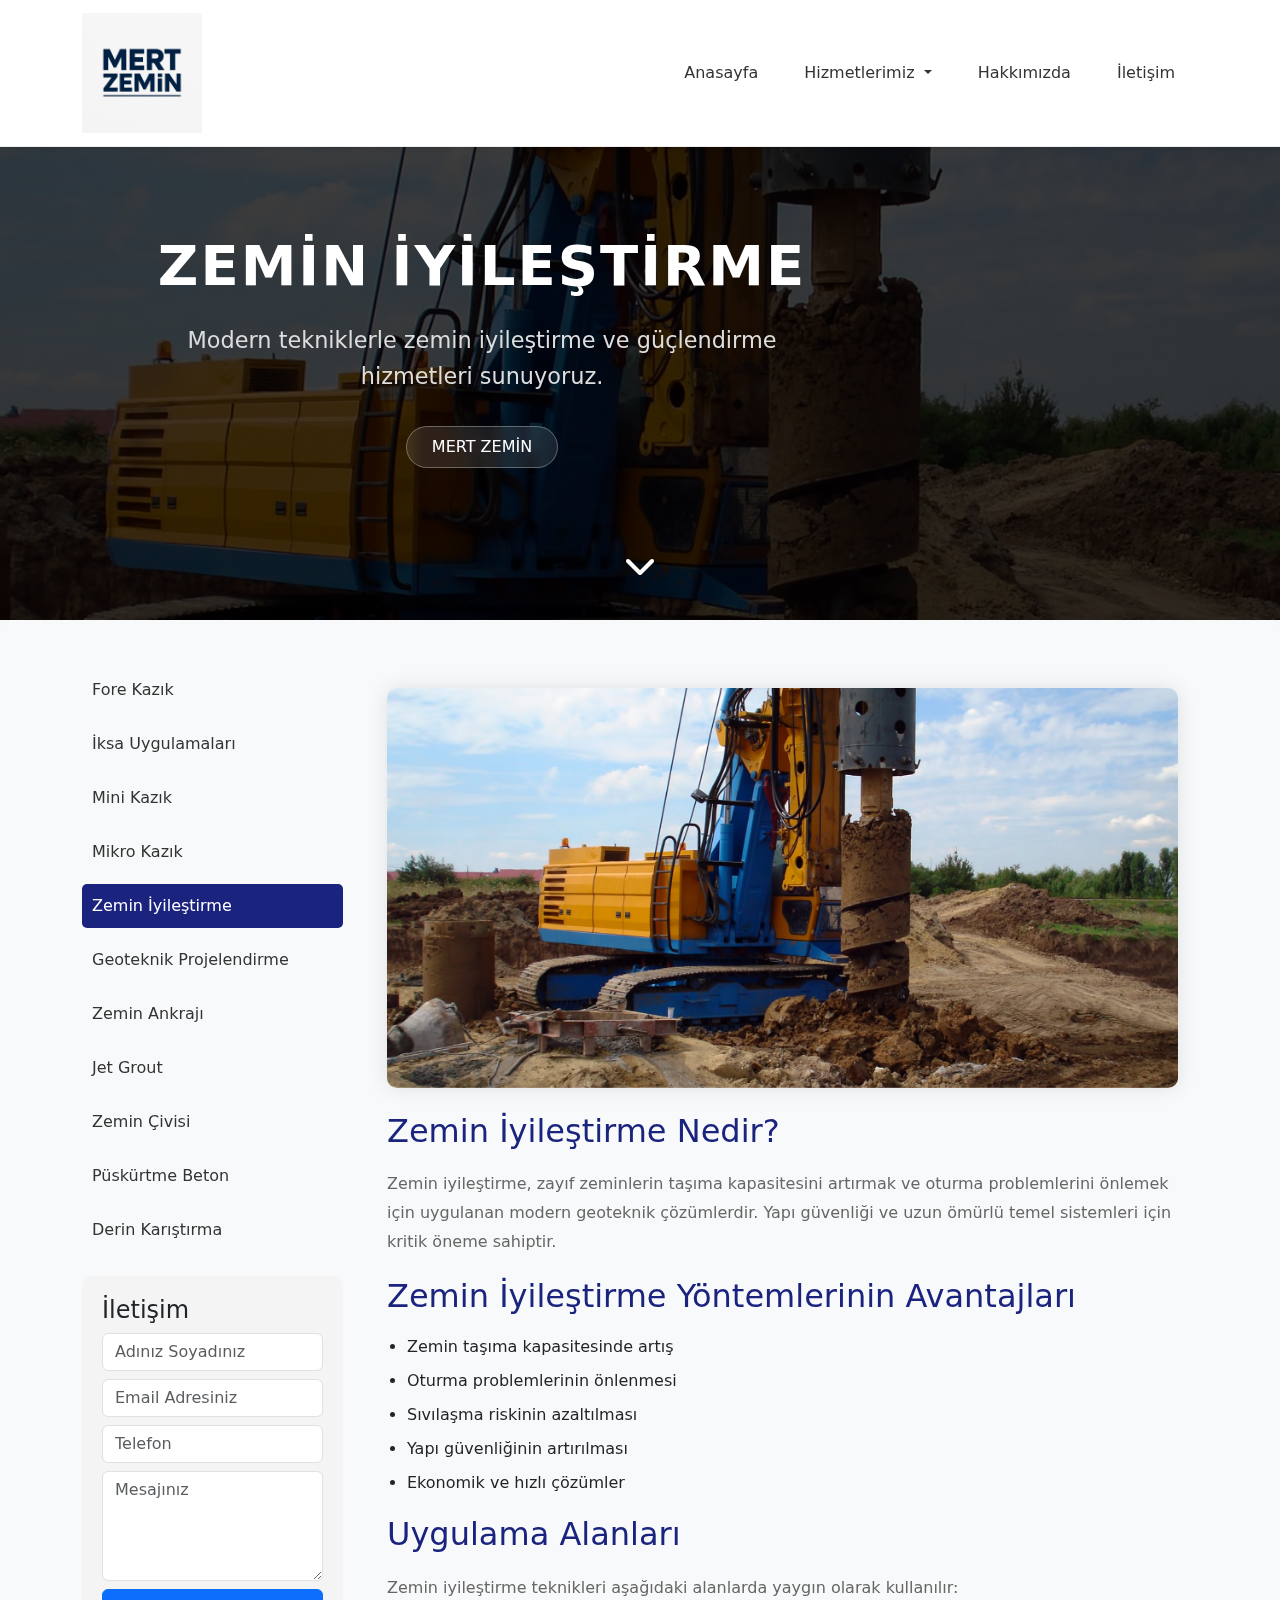
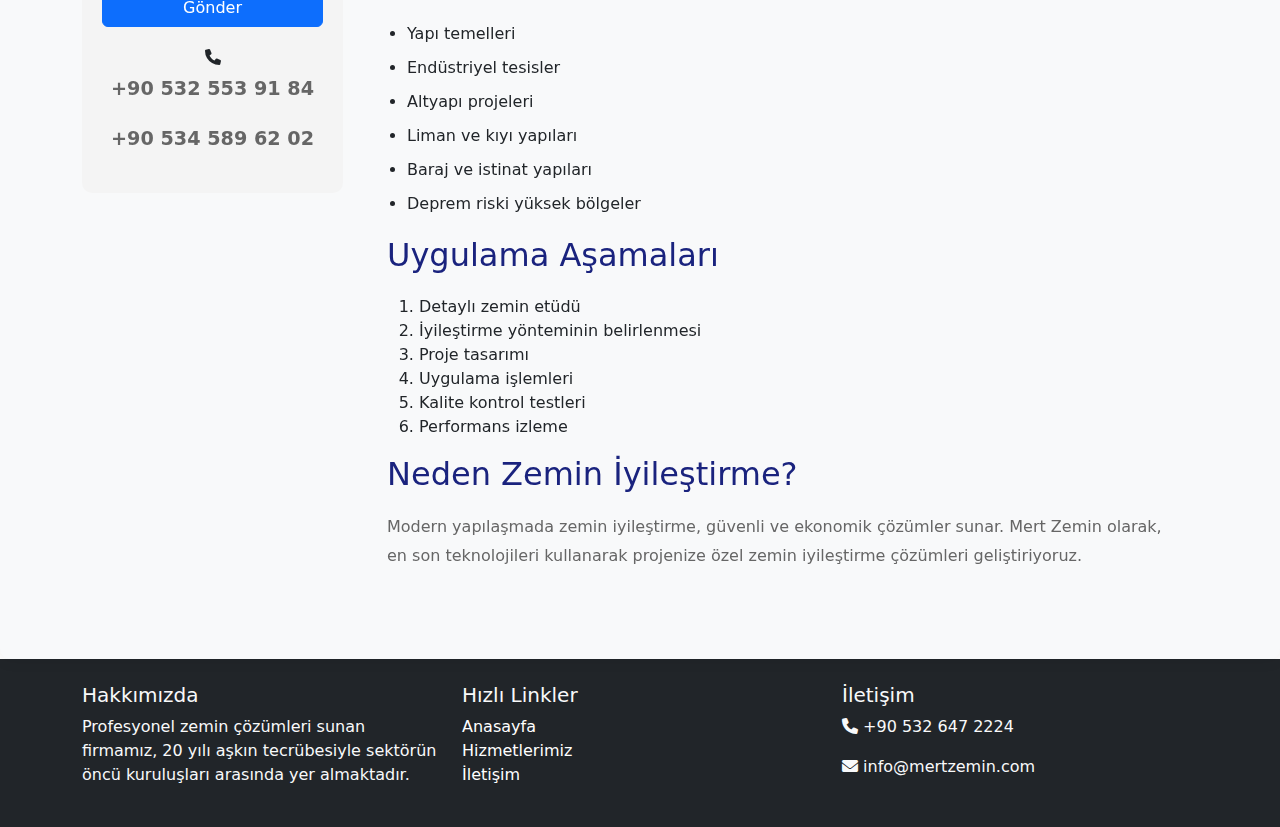
<file: zemin-iyilestirme.html>
<!DOCTYPE html>
<html lang="tr">
<head>
    <meta charset="UTF-8">
    <meta name="viewport" content="width=device-width, initial-scale=1.0">
    <title>Zemin İyileştirme - Mert Zemin</title>
    <link rel="stylesheet" href="css/style.css">
    <!-- Bootstrap CSS -->
    <link href="https://cdn.jsdelivr.net/npm/bootstrap@5.3.0/dist/css/bootstrap.min.css" rel="stylesheet">
    <!-- Font Awesome -->
    <link rel="stylesheet" href="https://cdnjs.cloudflare.com/ajax/libs/font-awesome/6.0.0/css/all.min.css">
</head>
<body>
    <!-- Üst Menü -->
    <header class="fixed-top">
        <nav class="navbar navbar-expand-lg navbar-light bg-white shadow-sm">
            <div class="container">
                <a class="navbar-brand" href="index.html">
                    <img src="images/logo.png" alt="Mert Zemin Logo">
                </a>
                <button class="navbar-toggler" type="button" data-bs-toggle="collapse" data-bs-target="#navbarNav">
                    <span class="navbar-toggler-icon"></span>
                </button>
                <div class="collapse navbar-collapse" id="navbarNav">
                    <ul class="navbar-nav ms-auto">
                        <li class="nav-item"><a class="nav-link" href="index.html">Anasayfa</a></li>
                        <li class="nav-item dropdown">
                            <a class="nav-link dropdown-toggle" href="index.html#services" id="navbarDropdown" role="button" data-bs-toggle="dropdown" aria-expanded="false">
                                Hizmetlerimiz
                            </a>
                            <ul class="dropdown-menu" aria-labelledby="navbarDropdown">
                                <li><a class="dropdown-item" href="fore-kazik.html">Fore Kazık</a></li>
                                <li><a class="dropdown-item" href="iksa.html">İksa Uygulamaları</a></li>
                                <li><a class="dropdown-item" href="mini-kazik.html">Mini Kazık</a></li>
                                <li><a class="dropdown-item" href="mikro-kazik.html">Mikro Kazık</a></li>
                                <li><a class="dropdown-item" href="zemin-iyilestirme.html">Zemin İyileştirme</a></li>
                                <li><a class="dropdown-item" href="geoteknik.html">Geoteknik Projelendirme</a></li>
                                <li><a class="dropdown-item" href="ankraj.html">Zemin Ankrajı</a></li>
                                <li><a class="dropdown-item" href="jet-grout.html">Jet Grout</a></li>
                                <li><a class="dropdown-item" href="zemin-civisi.html">Zemin Çivisi</a></li>
                                <li><a class="dropdown-item" href="puskurtme-beton.html">Püskürtme Beton</a></li>
                                <li><a class="dropdown-item" href="derin-karistirma.html">Derin Karıştırma</a></li>
                            </ul>
                        </li>
                        <li class="nav-item"><a class="nav-link" href="index.html#about">Hakkımızda</a></li>
                        <li class="nav-item"><a class="nav-link" href="contact.html">İletişim</a></li>
                    </ul>
                </div>
            </div>
        </nav>
    </header>

    <!-- Hero Section -->
    <section class="service-hero zemin-iyilestirme-hero">
        <div class="hero-overlay"></div>
        <div class="container">
            <div class="hero-content">
                <h1>Zemin İyileştirme</h1>
                <p class="hero-description">Modern tekniklerle zemin iyileştirme ve güçlendirme hizmetleri sunuyoruz.</p>
                <div class="service-tag">MERT ZEMİN</div>
            </div>
        </div>
        <div class="scroll-down">
            <i class="fas fa-chevron-down"></i>
        </div>
    </section>

    <!-- Hizmet İçeriği -->
    <section class="service-content py-5">
        <div class="container">
            <div class="row">
                <!-- Sol Menü -->
                <div class="col-lg-3">
                    <div class="service-menu">
                        <ul class="list-unstyled">
                            <li><a href="fore-kazik.html">Fore Kazık</a></li>
                            <li><a href="iksa.html">İksa Uygulamaları</a></li>
                            <li><a href="mini-kazik.html">Mini Kazık</a></li>
                            <li><a href="mikro-kazik.html">Mikro Kazık</a></li>
                            <li><a href="zemin-iyilestirme.html" class="active">Zemin İyileştirme</a></li>
                            <li><a href="geoteknik.html">Geoteknik Projelendirme</a></li>
                            <li><a href="ankraj.html">Zemin Ankrajı</a></li>
                            <li><a href="jet-grout.html">Jet Grout</a></li>
                            <li><a href="zemin-civisi.html">Zemin Çivisi</a></li>
                            <li><a href="puskurtme-beton.html">Püskürtme Beton</a></li>
                            <li><a href="derin-karistirma.html">Derin Karıştırma</a></li>
                        </ul>
                    </div>

                    <!-- İletişim Formu -->
                    <div class="contact-form mt-4">
                        <h4>İletişim</h4>
                        <form>
                            <input type="text" class="form-control mb-2" placeholder="Adınız Soyadınız">
                            <input type="email" class="form-control mb-2" placeholder="Email Adresiniz">
                            <input type="tel" class="form-control mb-2" placeholder="Telefon">
                            <textarea class="form-control mb-2" rows="4" placeholder="Mesajınız"></textarea>
                            <button type="submit" class="btn btn-primary w-100">Gönder</button>
                        </form>
                        <div class="phone mt-3">
                            <i class="fas fa-phone"></i>
                            <a href="tel:532 553 91 84"><p>+90 532 553 91 84</p>
                            <p>+90 534 589 62 02</p></a>
                        </div>
                    </div>
                </div>

                <!-- Sağ İçerik -->
                <div class="col-lg-9">
                    <div class="service-detail">
                        <!-- Resim Slider -->
                        <div id="zeminIyilestirmeSlider" class="carousel slide mb-4" data-bs-ride="carousel" data-bs-interval="3000">
                            <div class="carousel-inner">
                                <div class="carousel-item active">
                                    <img src="images/zemin.jpg" class="d-block w-100" alt="Zemin İyileştirme Uygulaması 1">
                                </div>
                                <div class="carousel-item">
                                    <img src="images/zemin1.jpg" class="d-block w-100" alt="Zemin İyileştirme Uygulaması 2">
                                </div>
                            </div>
                        </div>

                        <h2>Zemin İyileştirme Nedir?</h2>
                        <p>Zemin iyileştirme, zayıf zeminlerin taşıma kapasitesini artırmak ve oturma problemlerini önlemek için uygulanan modern geoteknik çözümlerdir. Yapı güvenliği ve uzun ömürlü temel sistemleri için kritik öneme sahiptir.</p>

                        <h2>Zemin İyileştirme Yöntemlerinin Avantajları</h2>
                        <ul>
                            <li>Zemin taşıma kapasitesinde artış</li>
                            <li>Oturma problemlerinin önlenmesi</li>
                            <li>Sıvılaşma riskinin azaltılması</li>
                            <li>Yapı güvenliğinin artırılması</li>
                            <li>Ekonomik ve hızlı çözümler</li>
                        </ul>

                        <h2>Uygulama Alanları</h2>
                        <p>Zemin iyileştirme teknikleri aşağıdaki alanlarda yaygın olarak kullanılır:</p>
                        <ul>
                            <li>Yapı temelleri</li>
                            <li>Endüstriyel tesisler</li>
                            <li>Altyapı projeleri</li>
                            <li>Liman ve kıyı yapıları</li>
                            <li>Baraj ve istinat yapıları</li>
                            <li>Deprem riski yüksek bölgeler</li>
                        </ul>

                        <h2>Uygulama Aşamaları</h2>
                        <ol>
                            <li>Detaylı zemin etüdü</li>
                            <li>İyileştirme yönteminin belirlenmesi</li>
                            <li>Proje tasarımı</li>
                            <li>Uygulama işlemleri</li>
                            <li>Kalite kontrol testleri</li>
                            <li>Performans izleme</li>
                        </ol>

                        <h2>Neden Zemin İyileştirme?</h2>
                        <p>Modern yapılaşmada zemin iyileştirme, güvenli ve ekonomik çözümler sunar. Mert Zemin olarak, en son teknolojileri kullanarak projenize özel zemin iyileştirme çözümleri geliştiriyoruz.</p>
                    </div>
                </div>
            </div>
        </div>
    </section>

    <!-- Footer -->
    <footer class="bg-dark text-light py-4">
        <div class="container">
            <div class="row">
                <div class="col-md-4">
                    <h5>Hakkımızda</h5>
                    <p>Profesyonel zemin çözümleri sunan firmamız, 20 yılı aşkın tecrübesiyle sektörün öncü kuruluşları arasında yer almaktadır.</p>
                </div>
                <div class="col-md-4">
                    <h5>Hızlı Linkler</h5>
                    <ul class="list-unstyled">
                        <li><a href="index.html">Anasayfa</a></li>
                        <li><a href="services.html">Hizmetlerimiz</a></li>
                        <li><a href="fore-kazik.html">İletişim</a></li>
                    </ul>
                </div>
                <div class="col-md-4">
                    <h5>İletişim</h5>
                    <p><i class="fas fa-phone"></i> +90 532 647 2224</p>
                    <p><i class="fas fa-envelope"></i> info@mertzemin.com</p>
                </div>
            </div>
        </div>
    </footer>

    <!-- Bootstrap JS -->
    <script src="https://cdn.jsdelivr.net/npm/bootstrap@5.3.0/dist/js/bootstrap.bundle.min.js"></script>
</body>
</html>
</file>
<file: css/style.css>
/* Genel Stiller */
:root {
    --primary-color: #1a237e;
    --secondary-color: #f7a01b;
    --dark-color: #333;
    --light-color: #f4f4f4;
}

body {
    font-family: 'Arial', sans-serif;
    line-height: 1.6;
}

/* Hero Section */
.hero {
    height: 100vh;
    background: linear-gradient(rgba(0,0,0,0.7), rgba(0,0,0,0.7)), url('../images/hero-bg.jpg');
    background-size: cover;
    background-position: center;
    display: flex;
    align-items: center;
    justify-content: center;
    text-align: center;
    color: white;
    padding-top: 80px;
    margin-top: 0;
}

.hero-content {
    max-width: 800px;
    padding: 20px;
}

.hero h1 {
    font-size: 3.5rem;
    margin-bottom: 20px;
}

/* Hizmet Kartları */
.service-card {
    background: white;
    border-radius: 1rem;
    overflow: hidden;
    box-shadow: 0 5px 15px rgba(0,0,0,0.1);
    transition: transform 0.3s ease, box-shadow 0.3s ease;
    height: 100%;
    display: flex;
    flex-direction: column;
}

.service-card:hover {
    transform: translateY(-5px);
    box-shadow: 0 8px 25px rgba(0,0,0,0.2);
}

.card-img-wrapper {
    position: relative;
    height: 200px;
    overflow: hidden;
}

.card-img {
    width: 100%;
    height: 100%;
    object-fit: cover;
    transition: transform 0.3s ease;
}

.service-card:hover .card-img {
    transform: scale(1.1);
}

.card-overlay {
    position: absolute;
    top: 0;
    left: 0;
    right: 0;
    padding: 1rem;
    background: linear-gradient(to bottom, rgba(0,0,0,0.4), transparent);
}

.card-body {
    padding: 1.5rem;
    flex-grow: 1;
    display: flex;
    flex-direction: column;
}

.service-card h3 {
    color: var(--primary-color);
    font-size: 1.4rem;
    margin-bottom: 1rem;
    font-weight: 600;
}

.service-card p {
    color: #666;
    margin-bottom: 1.5rem;
    flex-grow: 1;
}

.service-link {
    color: var(--primary-color);
    text-decoration: none;
    font-weight: 500;
    display: flex;
    align-items: center;
    justify-content: space-between;
    padding-top: 1rem;
    border-top: 1px solid #eee;
    transition: color 0.3s ease;
}

.service-link i {
    transition: transform 0.3s ease;
}

.service-link:hover {
    color: var(--secondary-color);
}

.service-link:hover i {
    transform: translateX(5px);
}

.service-tag {
    display: inline-block;
    background: rgba(255,255,255,0.9);
    color: var(--primary-color);
    padding: 0.5rem 1rem;
    border-radius: 2rem;
    font-size: 0.9rem;
    font-weight: 500;
}

/* İstatistikler */
.stat-item h3 {
    font-size: 2.5rem;
    color: var(--primary-color);
    margin-bottom: 10px;
}

/* İletişim Formu */
.contact form {
    padding: 20px;
    background: var(--light-color);
    border-radius: 10px;
}

/* Footer */
footer {
    background-color: var(--dark-color);
    color: white;
}

footer a {
    color: white;
    text-decoration: none;
}

footer a:hover {
    color: var(--secondary-color);
}

.social-links a {
    font-size: 1.5rem;
    margin-right: 15px;
}

/* Responsive Tasarım */
@media (max-width: 768px) {
    .hero h1 {
        font-size: 2.5rem;
    }
    
    .card-img-wrapper {
        height: 180px;
    }
    
    .service-card h3 {
        font-size: 1.2rem;
    }
}

/* Header/Navbar Stilleri */
.navbar {
    padding: 10px 0;
    transition: all 0.3s ease;
    background: transparent;
    border-bottom: 1px solid #eee;
}

.container {
    max-width: 1400px;
    padding: 0 20px;
}

.navbar-brand {
    padding: 0;
    margin-right: 20px;
    display: flex;
    align-items: center;
}

.navbar-brand img {
    height: auto;
    width: 120px;
    object-fit: contain;
    background: transparent;
}

.navbar-nav {
    display: flex;
    align-items: center;
    height: 100%;
}

.nav-item {
    margin: 0 15px;
}

.nav-link {
    font-size: 1.1rem;
    font-weight: 500;
    color: var(--dark-color) !important;
    padding: 10px 15px;
    transition: all 0.3s ease;
}

.nav-link:hover {
    color: var(--primary-color) !important;
    background-color: rgba(26, 35, 126, 0.1);
    border-radius: 5px;
}

/* İletişim Butonu Stili */
.btn-contact {
    background-color: var(--secondary-color);
    color: white;
    padding: 10px 20px;
    border-radius: 20px;
    font-weight: bold;
}

.btn-contact:hover {
    background-color: darken(var(--secondary-color), 10%);
}

/* Scroll durumunda header ayarları */
.navbar.scrolled {
    padding: 5px 0;
    background: #fff;
}

.navbar.scrolled .navbar-brand img {
    width: 100px;
}

/* Mobil responsive düzenlemeler */
@media (max-width: 991px) {
    .navbar-brand img {
        width: 100px;
    }
}

@media (max-width: 576px) {
    .navbar-brand img {
        width: 80px;
    }
}

/* Hizmet Kartları Görünürlük */
.service-item.hidden {
    display: none;
}

/* Daha Fazla Göster Butonu */
#loadMore {
    padding: 12px 30px;
    font-size: 1.1rem;
    border-radius: 25px;
    transition: all 0.3s ease;
    background-color: var(--primary-color);
    border: none;
}

#loadMore:hover {
    transform: translateY(-2px);
    box-shadow: 0 5px 15px rgba(0,0,0,0.2);
}

#loadMore i {
    margin-left: 8px;
    transition: transform 0.3s ease;
}

#loadMore.active i {
    transform: rotate(180deg);
}

/* Hizmet Sayfası Stilleri */
.service-hero {
    height: 60vh;
    position: relative;
    background-size: cover;
    background-position: center;
    background-attachment: fixed;
    display: flex;
    align-items: center;
    justify-content: center;
    margin-top: 80px;
    overflow: hidden;
}

/* Her hizmet için özel hero background */
.fore-kazik-hero {
    background-image: linear-gradient(rgba(0,0,0,0.5), rgba(0,0,0,0.5)), url('../images/fore1.jpg');
}

.iksa-hero {
    background-image: linear-gradient(rgba(0,0,0,0.5), rgba(0,0,0,0.5)), url('../images/iksa1.jpg');
}

.mini-kazik-hero {
    background-image: linear-gradient(rgba(0,0,0,0.5), rgba(0,0,0,0.5)), url('../images/mini.jpg');
}

.mikro-kazik-hero {
    background-image: linear-gradient(rgba(0,0,0,0.5), rgba(0,0,0,0.5)), url('../images/mikro1.jpg');
}

.zemin-iyilestirme-hero {
    background-image: linear-gradient(rgba(0,0,0,0.5), rgba(0,0,0,0.5)), url('../images/zemin.jpg');
}

.geoteknik-hero {
    background-image: linear-gradient(rgba(0,0,0,0.5), rgba(0,0,0,0.5)), url('../images/geo.jpg');
}

.ankraj-hero {
    background-image: linear-gradient(rgba(0,0,0,0.5), rgba(0,0,0,0.5)), url('../images/ankraj1.jpg');
}

.jet-grout-hero {
    background-image: linear-gradient(rgba(0,0,0,0.5), rgba(0,0,0,0.5)), url('../images/jet-grout.jpeg');
}

.zemin-civisi-hero {
    background-image: linear-gradient(rgba(0,0,0,0.5), rgba(0,0,0,0.5)), url('../images/civi1.jpg');
}

.puskurtme-beton-hero {
    background-image: linear-gradient(rgba(0,0,0,0.5), rgba(0,0,0,0.5)), url('../images/püskürtme1.jpg');
}

.derin-karistirma-hero {
    background-image: linear-gradient(rgba(0,0,0,0.5), rgba(0,0,0,0.5)), url('../images/derin.jpg');
}

/* Overlay ekleyelim */
.hero-overlay {
    position: absolute;
    top: 0;
    left: 0;
    width: 100%;
    height: 100%;
    background: rgba(0, 0, 0, 0.5);
}

/* Hero içeriği için */
.hero-content {
    position: relative;
    z-index: 2;
    text-align: center;
    color: white;
    padding: 2rem;
}

.service-hero h1 {
    font-size: 3.5rem;
    font-weight: 700;
    margin-bottom: 1.5rem;
    text-transform: uppercase;
    letter-spacing: 2px;
    color: #ffffff;
}

.hero-description {
    font-size: 1.4rem;
    color: #dddddd;
    max-width: 600px;
    margin: 0 auto 2rem;
    line-height: 1.6;
}

.service-tag {
    display: inline-block;
    background: rgba(255, 255, 255, 0.1);
    padding: 8px 25px;
    border-radius: 30px;
    font-size: 1rem;
    font-weight: 500;
    color: #ffffff;
    border: 1px solid rgba(255, 255, 255, 0.3);
    backdrop-filter: blur(5px);
}

.scroll-down {
    position: absolute;
    bottom: 30px;
    left: 50%;
    transform: translateX(-50%);
    color: white;
    font-size: 2rem;
    cursor: pointer;
    animation: bounce 2s infinite;
    z-index: 2;
}

.service-menu ul li {
    margin-bottom: 10px;
}

.service-menu ul li a {
    color: var(--dark-color);
    text-decoration: none;
    display: block;
    padding: 10px;
    transition: all 0.3s ease;
}

.service-menu ul li a:hover,
.service-menu ul li a.active {
    background: var(--primary-color);
    color: white;
    border-radius: 5px;
}

.service-detail {
    padding: 20px;
}

.service-detail h2 {
    color: var(--primary-color);
    margin-bottom: 20px;
}

.service-detail p {
    margin-bottom: 20px;
    line-height: 1.8;
}

.service-detail ul {
    margin-bottom: 20px;
    padding-left: 20px;
}

.service-detail ul li {
    margin-bottom: 10px;
}

.contact-form {
    background: var(--light-color);
    padding: 20px;
    border-radius: 10px;
}

.contact-form .phone {
    text-align: center;
}

.contact-form .phone a {
    color: var(--primary-color);
    text-decoration: none;
    font-size: 1.2rem;
    font-weight: bold;
}

@keyframes bounce {
    0%, 20%, 50%, 80%, 100% {
        transform: translateY(0);
    }
    40% {
        transform: translateY(-30px);
    }
    60% {
        transform: translateY(-15px);
    }
}

.service-content {
    position: sticky;
    top: 100px;
    padding: 20px;
    background: #f8f9fa;
    border-radius: 10px;
    box-shadow: 0 0 15px rgba(0,0,0,0.1);
}

.service-content h2 {
    color: var(--primary-color);
    margin-bottom: 20px;
}

.service-content p {
    color: #666;
    line-height: 1.8;
}

.contact-info {
    border-top: 1px solid #ddd;
    padding-top: 20px;
}

.contact-info h4 {
    color: var(--primary-color);
    margin-bottom: 15px;
}

.contact-info p {
    margin-bottom: 10px;
}

.contact-info i {
    margin-right: 10px;
    color: var(--primary-color);
}

.service-list {
    list-style: none;
    padding: 0;
    margin: 15px 0;
}

.service-list li {
    padding: 8px 0;
    padding-left: 25px;
    position: relative;
    color: #666;
}

.service-list li:before {
    content: '•';
    position: absolute;
    left: 0;
    color: var(--primary-color);
    font-size: 1.2em;
}

/* Slider Stilleri */
.carousel {
    border-radius: 10px;
    overflow: hidden;
    box-shadow: 0 0 20px rgba(0,0,0,0.1);
    margin-bottom: 30px;
}

.carousel-item img {
    height: 400px;
    object-fit: cover;
}

.carousel-control-prev,
.carousel-control-next {
    width: 5%;
    background: rgba(0,0,0,0.3);
}

.carousel-control-prev:hover,
.carousel-control-next:hover {
    background: rgba(0,0,0,0.5);
}

@media (max-width: 768px) {
    .service-hero h1 {
        font-size: 2.5rem;
    }
    
    .hero-description {
        font-size: 1.2rem;
    }
}

.card-link {
    text-decoration: none;
    color: inherit;
    display: block;
    height: 100%;
}

.card-link:hover {
    color: inherit;
}

.card-link:hover .service-card {
    transform: translateY(-5px);
    box-shadow: 0 8px 25px rgba(0,0,0,0.2);
}

.card-link:hover .card-img {
    transform: scale(1.1);
}

.card-link:hover .service-link {
    color: var(--secondary-color);
}

.card-link:hover .service-link i {
    transform: translateX(5px);
}

/* Dropdown Menü Stilleri */
.dropdown-menu {
    border: none;
    box-shadow: 0 2px 15px rgba(0,0,0,0.1);
    padding: 0.5rem;
}

.dropdown-item {
    padding: 0.5rem 1rem;
    color: var(--dark-color);
    transition: all 0.3s ease;
}

.dropdown-item:hover {
    background-color: var(--primary-color);
    color: white;
    transform: translateX(5px);
}

.dropdown:hover .dropdown-menu {
    display: block;
}

/* Hakkımızda Bölümü Stilleri */
.about {
    background-color: #f8f9fa;
}

.about-img img {
    width: 100%;
    border-radius: 10px;
    box-shadow: 0 5px 15px rgba(0,0,0,0.1);
}

.about-content {
    padding: 20px;
}

.section-title {
    color: var(--primary-color);
    margin-bottom: 1rem;
    font-size: 2.5rem;
    font-weight: 700;
}

.about-content .lead {
    color: var(--secondary-color);
    font-size: 1.5rem;
    margin-bottom: 1.5rem;
}

.about-features {
    margin: 2rem 0;
}

.feature {
    display: flex;
    align-items: center;
    margin-bottom: 1rem;
}

.feature i {
    color: var(--primary-color);
    font-size: 1.2rem;
    margin-right: 10px;
}

.feature span {
    font-size: 1.1rem;
    color: var(--dark-color);
}

.about-cta {
    margin-top: 2rem;
}

.about-cta .btn {
    margin-right: 1rem;
    padding: 10px 25px;
    border-radius: 25px;
}

.btn-outline-primary {
    border-color: var(--primary-color);
    color: var(--primary-color);
}

.btn-outline-primary:hover {
    background-color: var(--primary-color);
    color: white;
}

@media (max-width: 991px) {
    .about-img {
        margin-bottom: 2rem;
    }
    
    .about-content {
        text-align: center;
    }
    
    .feature {
        justify-content: center;
    }
    
    .about-cta .btn {
        margin: 0.5rem;
    }
}

/* Hakkımızda Slider Stilleri */
.about-img .carousel {
    border-radius: 10px;
    overflow: hidden;
}

.about-img .carousel-item img {
    width: 100%;
    border-radius: 10px;
    height: 400px;
    object-fit: cover;
}

.about-img .carousel-control-prev,
.about-img .carousel-control-next {
    width: 10%;
    background: rgba(0,0,0,0.2);
    border-radius: 10px;
}

.about-img .carousel-control-prev:hover,
.about-img .carousel-control-next:hover {
    background: rgba(0,0,0,0.4);
}

@media (max-width: 768px) {
    .about-img .carousel-item img {
        height: 300px;
    }
}

/* Hakkımızda Slider Göstergeleri */
.about-img .carousel-indicators {
    bottom: 10px;
}

.about-img .carousel-indicators button {
    width: 10px;
    height: 10px;
    border-radius: 50%;
    margin: 0 5px;
    background-color: rgba(255,255,255,0.5);
    border: none;
}

.about-img .carousel-indicators button.active {
    background-color: white;
}

/* İletişim Sayfası Stilleri */
.contact-page {
    padding-top: 80px;
}

.info-item {
    display: flex;
    align-items: flex-start;
    gap: 1rem;
}

.info-item i {
    font-size: 1.5rem;
    color: var(--primary-color);
    width: 40px;
    height: 40px;
    display: flex;
    align-items: center;
    justify-content: center;
    background: rgba(26, 35, 126, 0.1);
    border-radius: 50%;
}

.info-item h5 {
    margin-bottom: 0.5rem;
    color: var(--primary-color);
}

.info-item p {
    margin-bottom: 0;
    color: var(--dark-color);
}

.contact-form label {
    color: var(--dark-color);
    font-weight: 500;
}

.map-container {
    border-radius: 10px;
    overflow: hidden;
    box-shadow: 0 0 15px rgba(0,0,0,0.1);
}
</file>
